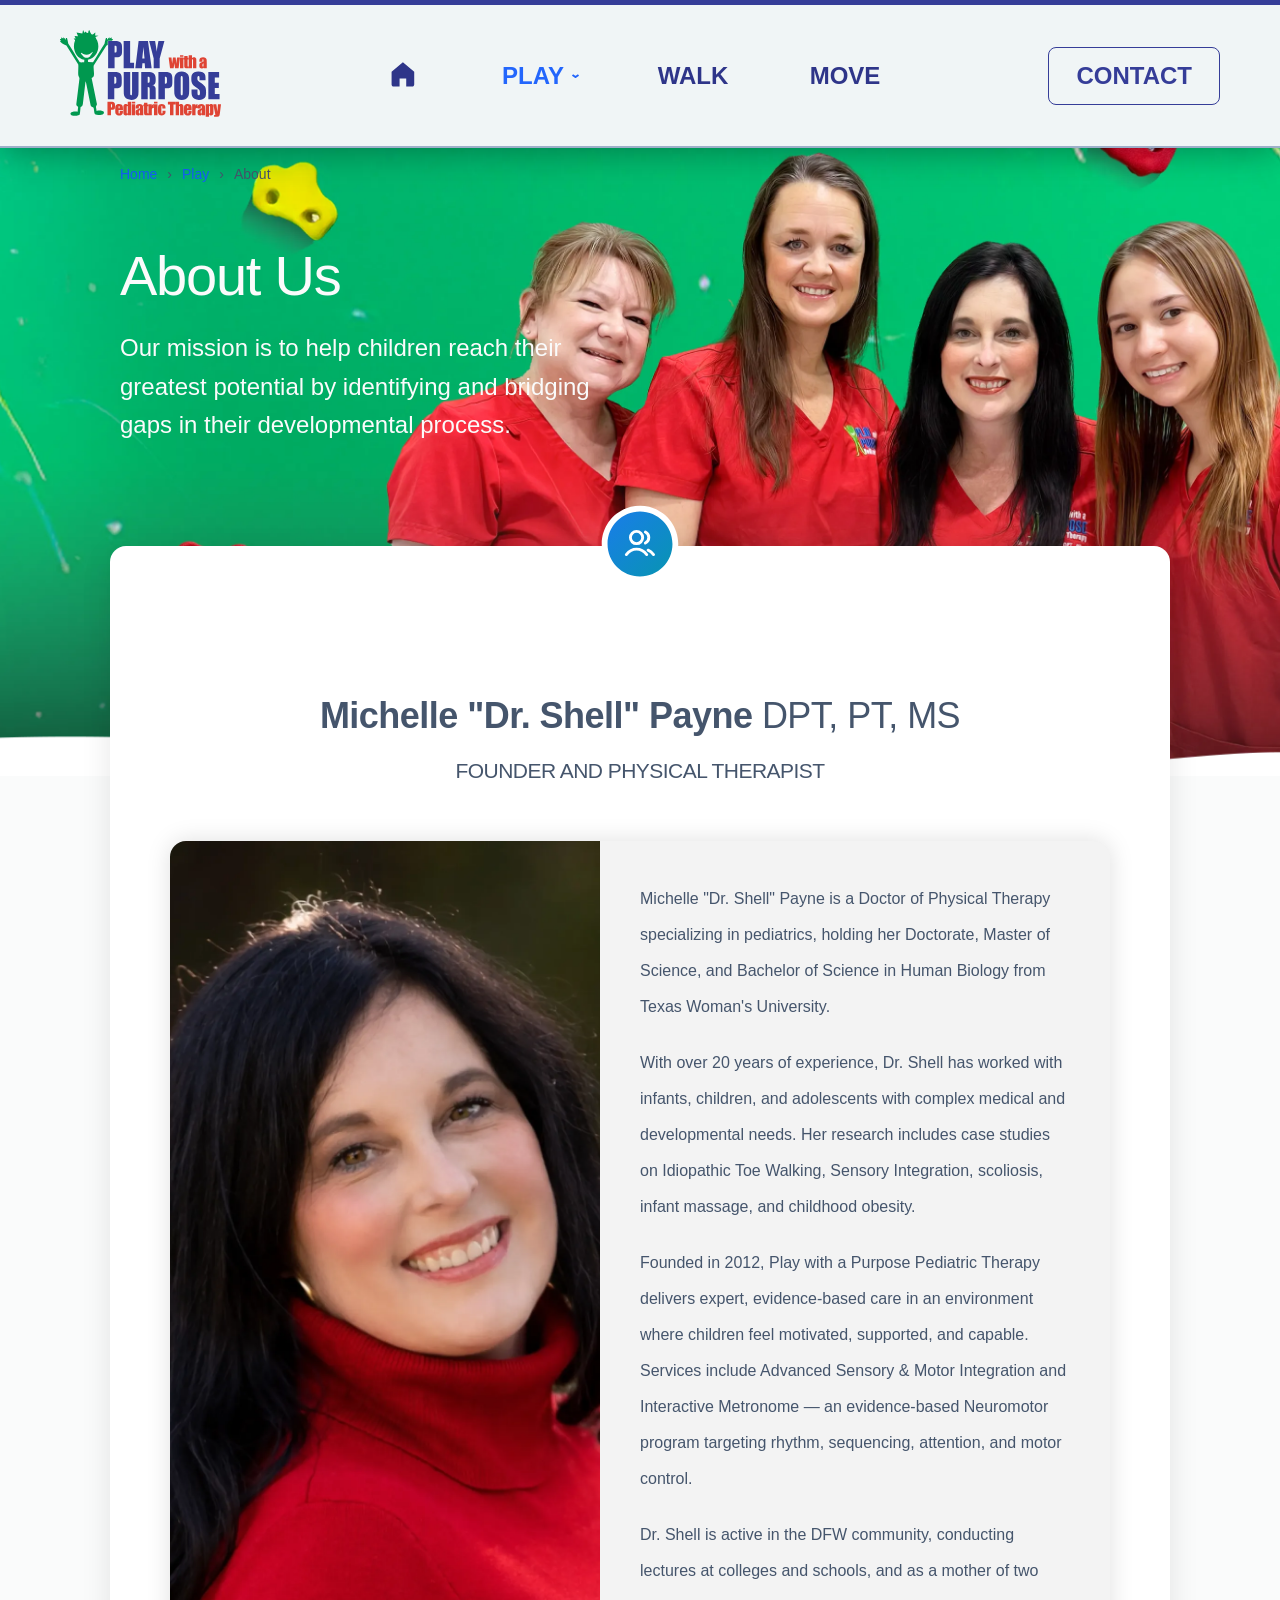
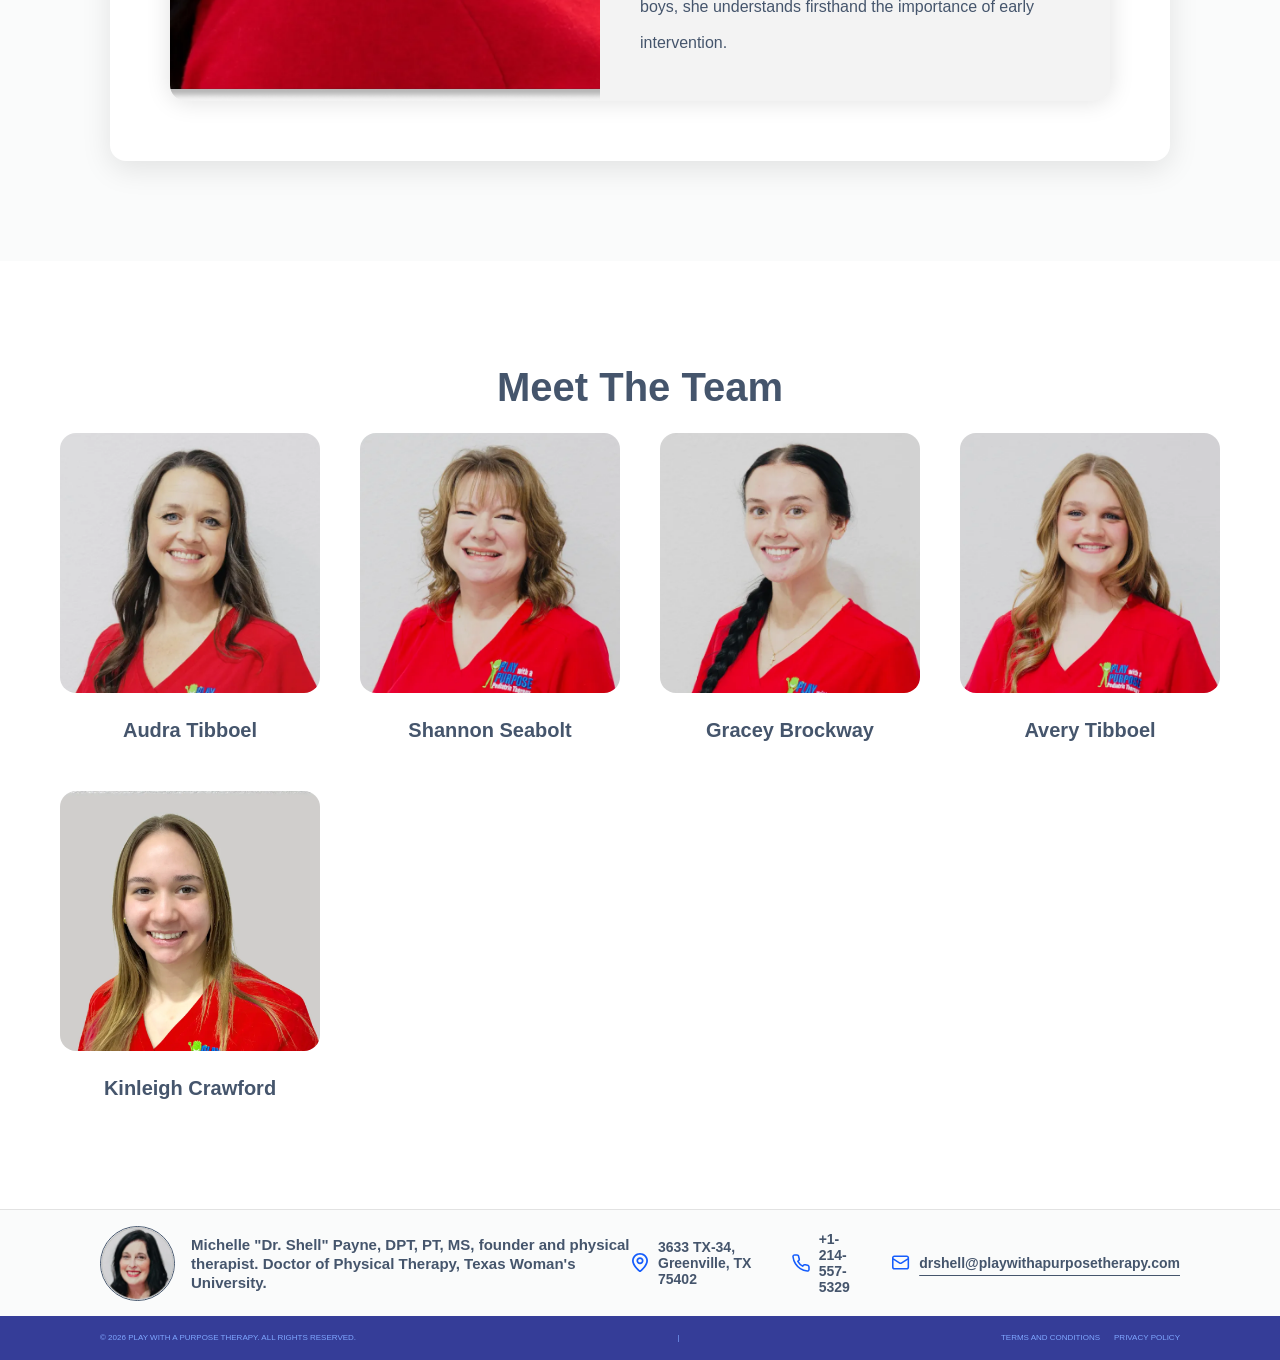
<file: about.html>
<!DOCTYPE html>
<html lang="en">
<head>
  <meta charset="UTF-8">
  <meta name="viewport" content="width=device-width, initial-scale=1.0">
  <title>About Us - Play with a Purpose Therapy</title>
  <meta name="description" content="Meet our team and learn about our approach to pediatric therapy in Greenville, TX.">
  <link rel="stylesheet" href="css/main.css">
</head>
<body id="about">
  
  <!-- HEADER / NAVIGATION -->
  <header class="site-header">
    <div class="header-wrapper">
      <div class="header-content">
        <!-- Logo -->
        <a href="index.html" class="logo">
          <img src="assets/NAV/logo-play.svg" alt="Play with a Purpose Therapy" class="logo-img">
        </a>

        <!-- Desktop Navigation -->
        <nav class="desktop-nav">
          <a href="index.html" class="nav-home-icon">
            <svg width="29" height="28" viewBox="0 0 29 28" fill="none">
              <path d="M14.4 2.33L3.08 11.83V24.5C3.08 25.03 3.29 25.54 3.66 25.92C4.04 26.29 4.55 26.5 5.08 26.5H11.08V18.5H17.72V26.5H23.72C24.25 26.5 24.76 26.29 25.14 25.92C25.51 25.54 25.72 25.03 25.72 24.5V11.83L14.4 2.33Z" fill="#2E3589"/>
            </svg>
          </a>
          
          <div class="nav-links">
            <div class="nav-item has-submenu">
              <button class="nav-link active" id="playMenuBtn">
                PLAY
                <svg width="8" height="4" viewBox="0 0 8 4" class="arrow">
                  <path d="M1 1L4 3L7 1" stroke="currentColor" stroke-width="2" fill="none"/>
                </svg>
              </button>
              <div class="submenu" id="playSubmenu">
                <a href="play.html" class="submenu-link has-icon">
                  <svg width="15" height="14" viewBox="0 0 15 14" fill="none">
                    <path d="M7.5 1L10 6L14.5 7L10.5 10.5L11.5 15L7.5 12.5L3.5 15L4.5 10.5L0.5 7L5 6L7.5 1Z" fill="#45556C"/>
                  </svg>
                  Pediatrics
                </a>
                <a href="conditions.html" class="submenu-link">Conditions</a>
                <a href="solutions.html" class="submenu-link">Solutions</a>
                <a href="understanding.html" class="submenu-link">Understanding</a>
                <a href="about.html" class="submenu-link active">About</a>
              </div>
            </div>
            
            <a href="walk.html" class="nav-link">WALK</a>
            <a href="move.html" class="nav-link">MOVE</a>
          </div>
        </nav>

        <!-- Contact Button (Desktop) -->
        <a href="contact.html" class="contact-btn desktop-contact">CONTACT</a>

        <!-- Mobile Hamburger -->
        <button class="hamburger" id="hamburgerBtn" aria-label="Menu">
          <span></span>
          <span></span>
          <span></span>
        </button>
      </div>
    </div>
  </header>

  <!-- MOBILE FULLSCREEN MENU -->
  <div class="mobile-menu" id="mobileMenu">
    <button class="close-menu" id="closeMenuBtn" aria-label="Close Menu">
      <svg width="24" height="24" viewBox="0 0 24 24" fill="none">
        <path d="M18 6L6 18M6 6L18 18" stroke="white" stroke-width="3" stroke-linecap="round"/>
      </svg>
    </button>
    
    <nav class="mobile-nav">
      <a href="index.html" class="mobile-nav-link">
        <svg width="29" height="28" viewBox="0 0 29 28" fill="none" class="home-icon">
          <path d="M14.4 2.33L3.08 11.83V24.5C3.08 25.03 3.29 25.54 3.66 25.92C4.04 26.29 4.55 26.5 5.08 26.5H11.08V18.5H17.72V26.5H23.72C24.25 26.5 24.76 26.29 25.14 25.92C25.51 25.54 25.72 25.03 25.72 24.5V11.83L14.4 2.33Z" fill="white"/>
        </svg>
        HOME
      </a>
      
      <div class="mobile-nav-item">
        <button class="mobile-nav-link mobile-submenu-toggle active" id="mobilePlayBtn">
          PLAY
          <svg width="12" height="8" viewBox="0 0 12 8" class="mobile-arrow">
            <path d="M1 1L6 6L11 1" stroke="white" stroke-width="2" fill="none"/>
          </svg>
        </button>
        <div class="mobile-submenu" id="mobilePlaySubmenu">
          <a href="play.html">Pediatrics</a>
          <a href="conditions.html">Conditions</a>
          <a href="solutions.html">Solutions</a>
          <a href="understanding.html">Understanding</a>
          <a href="about.html" class="active">About</a>
        </div>
      </div>
      
      <a href="walk.html" class="mobile-nav-link">WALK</a>
      <a href="move.html" class="mobile-nav-link">MOVE</a>
      <a href="contact.html" class="mobile-nav-link contact-link">CONTACT</a>
    </nav>
  </div>

  <!-- HERO SECTION - Simple 700px background -->
  <section class="hero-secondary about-hero">
    <div class="hero-background">
      <img src="assets/play-about/hero-img.webp" alt="" class="hero-bg-image">
    </div>
    
    <div class="hero-content-wrapper dark">
      <div class="breadcrumb">
        <a href="index.html">Home</a>
        <span class="separator">›</span>
        <a href="play.html">Play</a>
        <span class="separator">›</span>
        <span>About</span>
      </div>
      
      <h1 class="page-title">About Us</h1>
      <p class="page-description">
        Our mission is to help children reach their greatest potential by identifying and bridging gaps in their developmental process.
      </p>
    </div>
  </section>

  <!-- SECONDARY CONTENT SECTION - Overlapping white container -->
  <section class="secondary-content">
    <div class="secondary-container">
      
      <div class="secondary-card">
        <!-- Centered Icon - nested inside card so it moves with it -->
        <div class="section-icon-centered">
          <img src="assets/play-about/icons-large.svg" alt="">
        </div>

        <!-- FOUNDER CONTENT -->
        <div class="founder-heading">
          <h2 class="founder-name"><strong>Michelle "Dr. Shell" Payne</strong> DPT, PT, MS</h2>
          <p class="founder-title">FOUNDER AND PHYSICAL THERAPIST</p>
        </div>

      <div class="founder-card">
        <img src="assets/play-about/team-01-large.webp" alt="Michelle Dr. Shell Payne, DPT, PT, MS" class="founder-image">
        <div class="founder-content">
          <p class="founder-bio">
            Michelle "Dr. Shell" Payne is a Doctor of Physical Therapy specializing in pediatrics, holding her Doctorate, Master of Science, and Bachelor of Science in Human Biology from Texas Woman's University.
          </p>
          <p class="founder-bio">
            With over 20 years of experience, Dr. Shell has worked with infants, children, and adolescents with complex medical and developmental needs. Her research includes case studies on Idiopathic Toe Walking, Sensory Integration, scoliosis, infant massage, and childhood obesity.
          </p>
          <p class="founder-bio">
            Founded in 2012, Play with a Purpose Pediatric Therapy delivers expert, evidence-based care in an environment where children feel motivated, supported, and capable. Services include Advanced Sensory &amp; Motor Integration and Interactive Metronome — an evidence-based Neuromotor program targeting rhythm, sequencing, attention, and motor control.
          </p>
          <p class="founder-bio">
            Dr. Shell is active in the DFW community, conducting lectures at colleges and schools, and as a mother of two boys, she understands firsthand the importance of early intervention.
          </p>
        </div>
      </div>
      
    </div>
    
  </div>
  </section>

  <!-- TEAM SECTION -->
  <section class="team-section">
    <div class="team-container">
      <h2 class="section-title">Meet The Team</h2>
      
      <div class="team-grid">
        
        <div class="team-member">
          <img src="assets/play-about/team-04.webp" alt="Audra Tibboel" class="team-photo">
          <h3 class="team-name">Audra Tibboel</h3>
        </div>
        
        <div class="team-member">
          <img src="assets/play-about/team-06.webp" alt="Shannon Seabolt" class="team-photo">
          <h3 class="team-name">Shannon Seabolt</h3>
        </div>

        <div class="team-member">
          <img src="assets/play-about/team-03.webp" alt="Gracey Brockway" class="team-photo">
          <h3 class="team-name">Gracey Brockway</h3>
        </div>
        
        <div class="team-member">
          <img src="assets/play-about/team-05.webp" alt="Avery Tibboel" class="team-photo">
          <h3 class="team-name">Avery Tibboel</h3>
        </div>

        <div class="team-member">
          <img src="assets/play-about/team-07.webp" alt="Kinleigh Crawford" class="team-photo">
          <h3 class="team-name">Kinleigh Crawford</h3>
        </div>

      </div>
    </div>
  </section>

  <!-- FOOTER -->
  <footer class="site-footer">
    <div class="footer-content">
      <div class="footer-bio">
        <img src="assets/NAV/footer-avatar.webp" alt="Michelle Shell Payne, DPT" class="footer-avatar">
        <p>Michelle "Dr. Shell" Payne, DPT, PT, MS, founder and physical therapist. Doctor of Physical Therapy, Texas Woman's University.</p>
      </div>
      
      <div class="footer-contact">
        <div class="footer-item">
          <img src="assets/NAV/footer-icon-address.svg" alt="" width="20" height="20">
          <span>3633 TX-34, Greenville, TX 75402</span>
        </div>
        
        <div class="footer-item">
          <img src="assets/NAV/footer-icon-phone.svg" alt="" width="20" height="20">
          <span>+1-214-557-5329</span>
        </div>
        
        <div class="footer-item">
          <img src="assets/NAV/footer-icon-email.svg" alt="" width="20" height="20">
          <a href="mailto:drshell@playwithapurposetherapy.com">drshell@playwithapurposetherapy.com</a>
        </div>
      </div>
    </div>
    
    <div class="footer-bottom">
      <p>© 2026 Play with a Purpose Therapy. All rights reserved.</p>
      <span class="divider">|</span>
      <div class="footer-links">
        <span>Terms and Conditions</span>
        <span>Privacy Policy</span>
      </div>
    </div>
  </footer>

  <script src="js/main.js"></script>
</body>
</html>
</file>
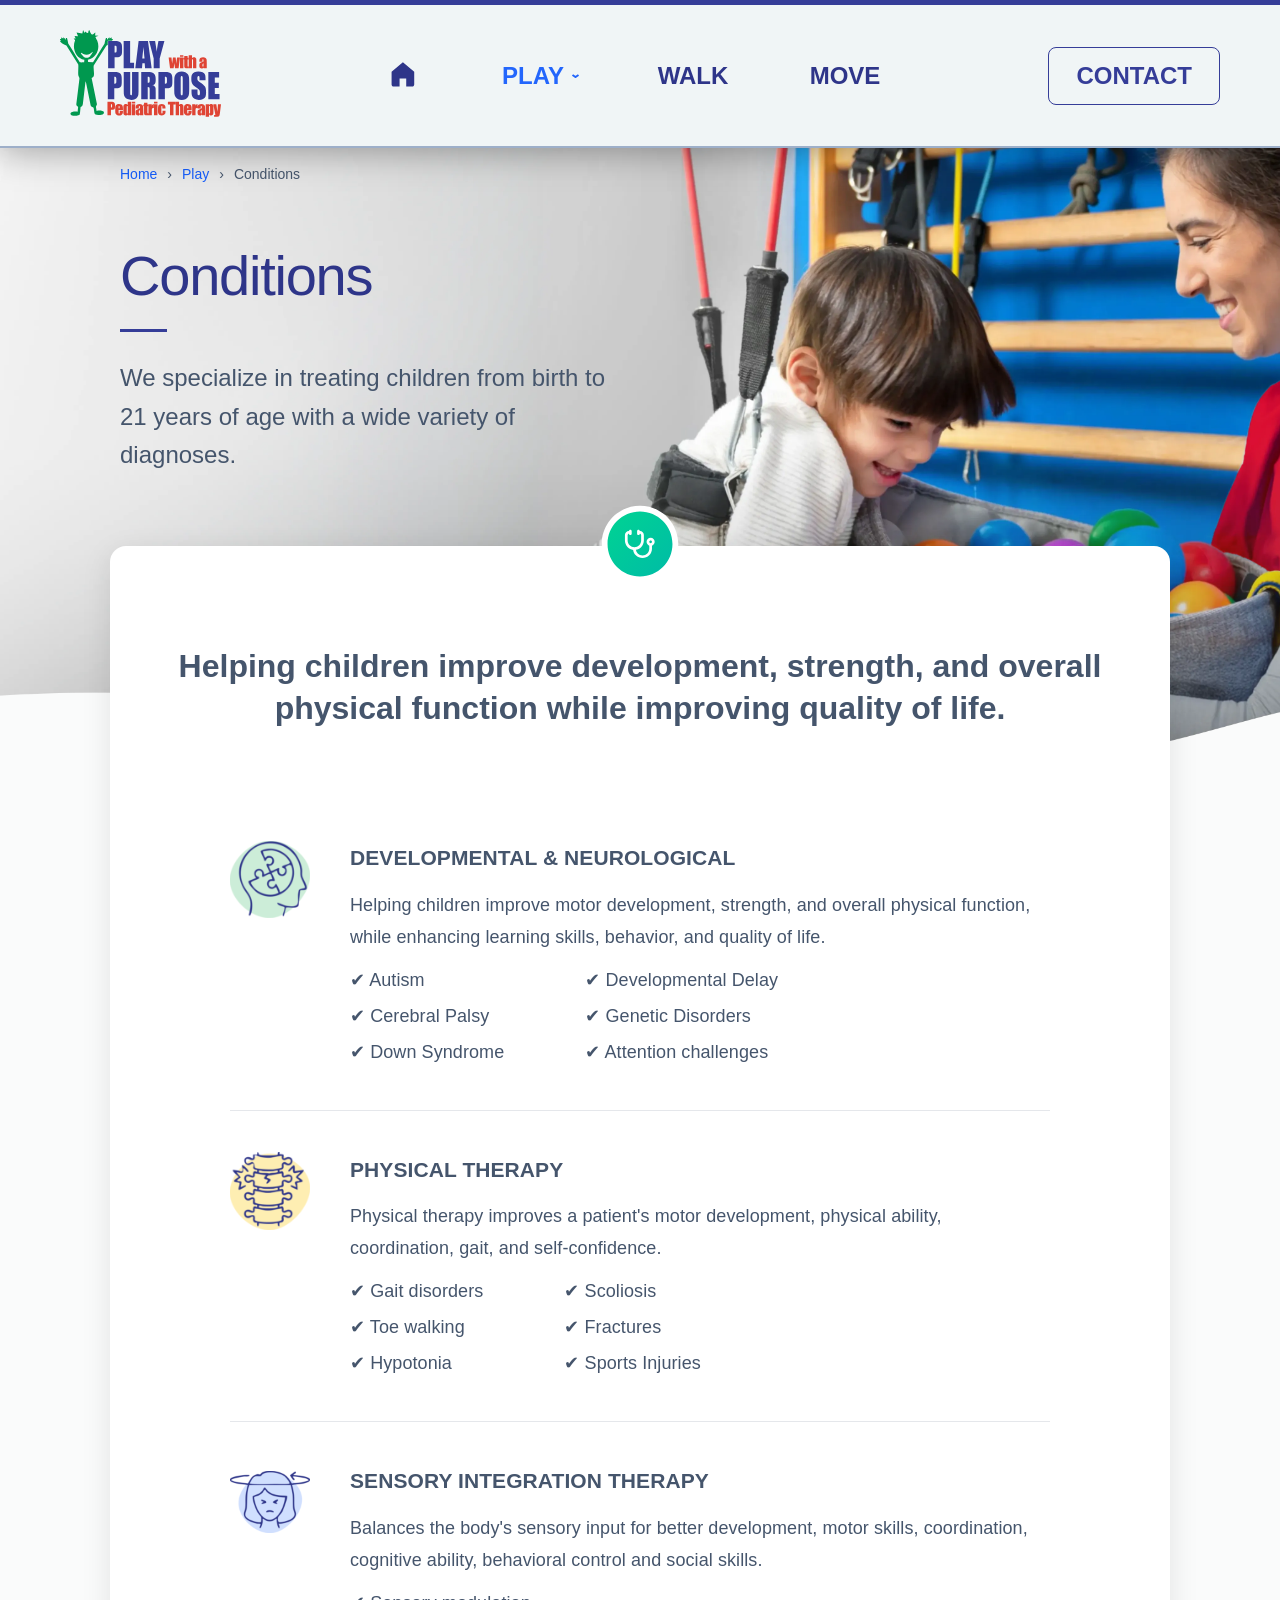
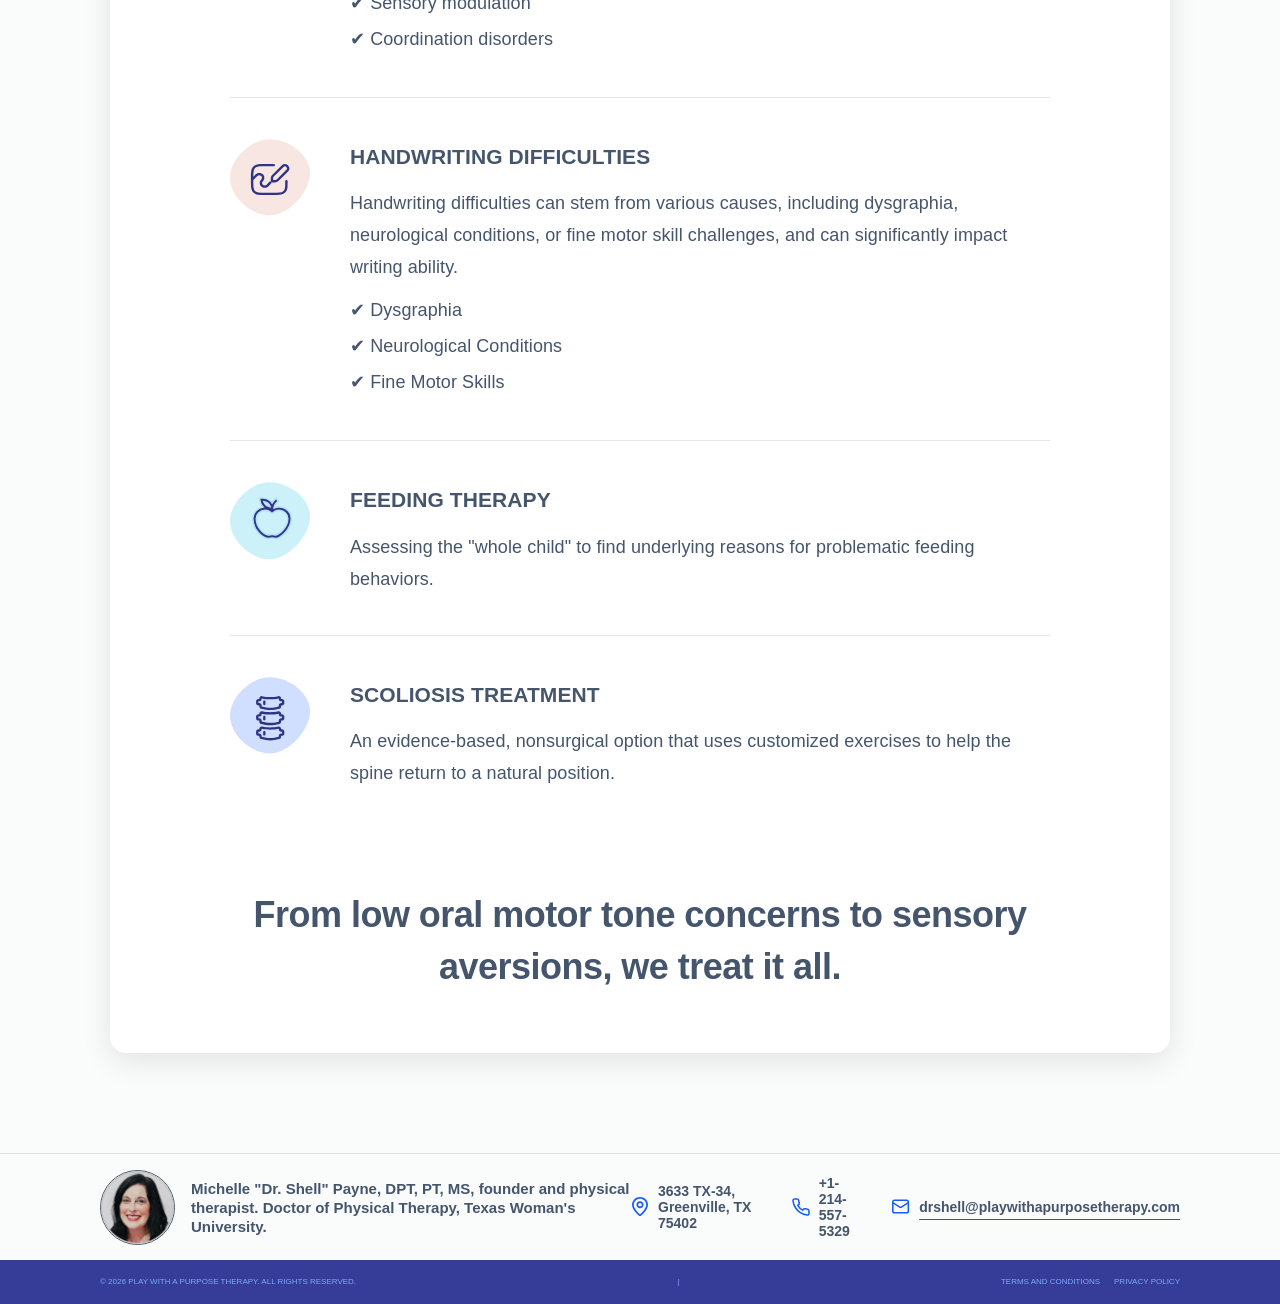
<file: conditions.html>
<!DOCTYPE html>
<html lang="en">
<head>
  <meta charset="UTF-8">
  <meta name="viewport" content="width=device-width, initial-scale=1.0">
  <title>Conditions We Treat - Pediatric Therapy</title>
  <meta name="description" content="Learn about the pediatric conditions we treat including developmental delays, sensory processing disorder, and more.">
  <link rel="stylesheet" href="css/main.css">
</head>
<body id="conditions">
  
  <!-- HEADER / NAVIGATION -->
  <header class="site-header">
    <div class="header-wrapper">
      <div class="header-content">
        <!-- Logo -->
        <a href="index.html" class="logo">
          <img src="assets/NAV/logo-play.svg" alt="Play with a Purpose Therapy" class="logo-img">
        </a>

        <!-- Desktop Navigation -->
        <nav class="desktop-nav">
          <a href="index.html" class="nav-home-icon">
            <svg width="29" height="28" viewBox="0 0 29 28" fill="none">
              <path d="M14.4 2.33L3.08 11.83V24.5C3.08 25.03 3.29 25.54 3.66 25.92C4.04 26.29 4.55 26.5 5.08 26.5H11.08V18.5H17.72V26.5H23.72C24.25 26.5 24.76 26.29 25.14 25.92C25.51 25.54 25.72 25.03 25.72 24.5V11.83L14.4 2.33Z" fill="#2E3589"/>
            </svg>
          </a>
          
          <div class="nav-links">
            <div class="nav-item has-submenu">
              <button class="nav-link active" id="playMenuBtn">
                PLAY
                <svg width="8" height="4" viewBox="0 0 8 4" class="arrow">
                  <path d="M1 1L4 3L7 1" stroke="currentColor" stroke-width="2" fill="none"/>
                </svg>
              </button>
              <div class="submenu" id="playSubmenu">
                <a href="play.html" class="submenu-link has-icon">
                  <svg width="15" height="14" viewBox="0 0 15 14" fill="none">
                    <path d="M7.5 1L10 6L14.5 7L10.5 10.5L11.5 15L7.5 12.5L3.5 15L4.5 10.5L0.5 7L5 6L7.5 1Z" fill="#45556C"/>
                  </svg>
                  Pediatrics
                </a>
                <a href="conditions.html" class="submenu-link active">Conditions</a>
                <a href="solutions.html" class="submenu-link">Solutions</a>
                <a href="understanding.html" class="submenu-link">Understanding</a>
                <a href="about.html" class="submenu-link">About</a>
              </div>
            </div>
            
            <a href="walk.html" class="nav-link">WALK</a>
            <a href="move.html" class="nav-link">MOVE</a>
          </div>
        </nav>

        <!-- Contact Button (Desktop) -->
        <a href="contact.html" class="contact-btn desktop-contact">CONTACT</a>

        <!-- Mobile Hamburger -->
        <button class="hamburger" id="hamburgerBtn" aria-label="Menu">
          <span></span>
          <span></span>
          <span></span>
        </button>
      </div>
    </div>
  </header>

  <!-- MOBILE FULLSCREEN MENU -->
  <div class="mobile-menu" id="mobileMenu">
    <button class="close-menu" id="closeMenuBtn" aria-label="Close Menu">
      <svg width="24" height="24" viewBox="0 0 24 24" fill="none">
        <path d="M18 6L6 18M6 6L18 18" stroke="white" stroke-width="3" stroke-linecap="round"/>
      </svg>
    </button>
    
    <nav class="mobile-nav">
      <a href="index.html" class="mobile-nav-link">
        <svg width="29" height="28" viewBox="0 0 29 28" fill="none" class="home-icon">
          <path d="M14.4 2.33L3.08 11.83V24.5C3.08 25.03 3.29 25.54 3.66 25.92C4.04 26.29 4.55 26.5 5.08 26.5H11.08V18.5H17.72V26.5H23.72C24.25 26.5 24.76 26.29 25.14 25.92C25.51 25.54 25.72 25.03 25.72 24.5V11.83L14.4 2.33Z" fill="white"/>
        </svg>
        HOME
      </a>
      
      <div class="mobile-nav-item">
        <button class="mobile-nav-link mobile-submenu-toggle active" id="mobilePlayBtn">
          PLAY
          <svg width="12" height="8" viewBox="0 0 12 8" class="mobile-arrow">
            <path d="M1 1L6 6L11 1" stroke="white" stroke-width="2" fill="none"/>
          </svg>
        </button>
        <div class="mobile-submenu" id="mobilePlaySubmenu">
          <a href="play.html">Pediatrics</a>
          <a href="conditions.html" class="active">Conditions</a>
          <a href="solutions.html">Solutions</a>
          <a href="understanding.html">Understanding</a>
          <a href="about.html">About</a>
        </div>
      </div>
      
      <a href="walk.html" class="mobile-nav-link">WALK</a>
      <a href="move.html" class="mobile-nav-link">MOVE</a>
      <a href="contact.html" class="mobile-nav-link contact-link">CONTACT</a>
    </nav>
  </div>

  <!-- HERO SECTION - Simple 700px background -->
  <section class="hero-secondary conditions-hero">
    <div class="hero-background">
      <img src="assets/play-conditions/hero-bg.webp" alt="" class="hero-bg-image">
    </div>
    
    <div class="hero-content-wrapper">
      <div class="breadcrumb">
        <a href="index.html">Home</a>
        <span class="separator">›</span>
        <a href="play.html">Play</a>
        <span class="separator">›</span>
        <span>Conditions</span>
      </div>
      
      <h1 class="page-title">Conditions</h1>
      <div class="hero-title-underline"></div>
      <p class="page-description conditions-description">
        We specialize in treating children from birth to 21 years of age with a wide variety of diagnoses.
      </p>
    </div>
  </section>

  <!-- SECONDARY CONTENT SECTION - Overlapping white container -->
  <section class="secondary-content">
    <div class="secondary-container">
      
      <div class="secondary-card">
        <!-- Centered Icon - nested inside card so it moves with it -->
        <div class="section-icon-centered">
          <img src="assets/play-conditions/icon-large.svg" alt="">
        </div>

        <h2 class="section-title">Helping children improve development, strength, and overall physical function while improving quality of life.</h2>
        
        <!-- CONDITIONS LIST -->
        <div class="conditions-container">
      
      <!-- Condition Item 1 -->
      <article class="condition-item">
        <div class="condition-icon">
          <img src="assets/play-conditions/section-01.svg" alt="">
        </div>
        <div class="condition-content">
          <h3 class="condition-title">Developmental & Neurological</h3>
          <p class="condition-description">
            Helping children improve motor development, strength, and overall physical function, while enhancing learning skills, behavior, and quality of life.
          </p>
          <div class="condition-checklist columns-2">
            <div class="checklist-column">
              <p>✔  Autism</p>
              <p>✔  Cerebral Palsy</p>
              <p>✔  Down Syndrome</p>
            </div>
            <div class="checklist-column">
              <p>✔  Developmental Delay</p>
              <p>✔  Genetic Disorders</p>
              <p>✔  Attention challenges</p>
            </div>
          </div>
        </div>
      </article>

      <!-- Condition Item 2 -->
      <article class="condition-item">
        <div class="condition-icon">
          <img src="assets/play-conditions/section-02.svg" alt="">
        </div>
        <div class="condition-content">
          <h3 class="condition-title">Physical Therapy</h3>
          <p class="condition-description">
            Physical therapy improves a patient's motor development, physical ability, coordination, gait, and self-confidence.
          </p>
          <div class="condition-checklist columns-2">
            <div class="checklist-column">
              <p>✔ Gait disorders</p>
              <p>✔ Toe walking</p>
              <p>✔ Hypotonia</p>
            </div>
            <div class="checklist-column">
              <p>✔ Scoliosis</p>
              <p>✔ Fractures</p>
              <p>✔ Sports Injuries</p>
            </div>
          </div>
        </div>
      </article>

      <!-- Condition Item 3 -->
      <article class="condition-item">
        <div class="condition-icon">
          <img src="assets/play-conditions/section-03.svg" alt="">
        </div>
        <div class="condition-content">
          <h3 class="condition-title">Sensory Integration Therapy</h3>
          <p class="condition-description">
            Balances the body's sensory input for better development, motor skills, coordination, cognitive ability, behavioral control and social skills.
          </p>
          <div class="condition-checklist columns-1">
            <div class="checklist-column">
              <p>✔  Sensory modulation</p>
              <p>✔  Coordination disorders</p>
              <!-- <p>✔  Handwriting</p> -->
            </div>
          </div>
        </div>
      </article>

      <!-- Condition Item 4 -->
      <article class="condition-item">
        <div class="condition-icon">
          <img src="assets/play-conditions/section-04.svg" alt="">
        </div>
        <div class="condition-content">
          <h3 class="condition-title">Handwriting Difficulties</h3>
          <p class="condition-description">
            Handwriting difficulties can stem from various causes, including dysgraphia, neurological conditions, or fine motor skill challenges, and can significantly impact writing ability.
          </p>
          <div class="condition-checklist columns-1">
            <div class="checklist-column">
              <p>✔  Dysgraphia</p>
              <p>✔  Neurological Conditions</p>
              <p>✔  Fine Motor Skills</p>
            </div>
          </div>
        </div>
      </article>

      <!-- Condition Item 5 -->
      <article class="condition-item">
        <div class="condition-icon">
          <img src="assets/play-conditions/section-05.svg" alt="">
        </div>
        <div class="condition-content">
          <h3 class="condition-title">Feeding Therapy</h3>
          <p class="condition-description">
            Assessing the "whole child" to find underlying reasons for problematic feeding behaviors.
          </p>
        </div>
      </article>

      <!-- Condition Item 6 -->
      <article class="condition-item">
        <div class="condition-icon">
          <img src="assets/play-conditions/section-06.svg" alt="">
        </div>
        <div class="condition-content">
          <h3 class="condition-title">Scoliosis Treatment</h3>
          <p class="condition-description">
            An evidence-based, nonsurgical option that uses customized exercises to help the spine return to a natural position.
          </p>
        </div>
      </article>

    </div>

        <p class="section-tagline">From low oral motor tone concerns to sensory aversions, we treat it all.</p>
    
  </div>
  </section>

  <!-- FOOTER -->
  <footer class="site-footer">
    <div class="footer-content">
      <div class="footer-bio">
        <img src="assets/NAV/footer-avatar.webp" alt="Michelle Shell Payne, DPT" class="footer-avatar">
        <p>Michelle "Dr. Shell" Payne, DPT, PT, MS, founder and physical therapist. Doctor of Physical Therapy, Texas Woman's University.</p>
      </div>
      
      <div class="footer-contact">
        <div class="footer-item">
          <img src="assets/NAV/footer-icon-address.svg" alt="" width="20" height="20">
          <span>3633 TX-34, Greenville, TX 75402</span>
        </div>
        
        <div class="footer-item">
          <img src="assets/NAV/footer-icon-phone.svg" alt="" width="20" height="20">
          <span>+1-214-557-5329</span>
        </div>
        
        <div class="footer-item">
          <img src="assets/NAV/footer-icon-email.svg" alt="" width="20" height="20">
          <a href="mailto:drshell@playwithapurposetherapy.com">drshell@playwithapurposetherapy.com</a>
        </div>
      </div>
    </div>
    
    <div class="footer-bottom">
      <p>© 2026 Play with a Purpose Therapy. All rights reserved.</p>
      <span class="divider">|</span>
      <div class="footer-links">
        <span>Terms and Conditions</span>
        <span>Privacy Policy</span>
      </div>
    </div>
  </footer>

  <script src="js/main.js"></script>
</body>
</html>
</file>
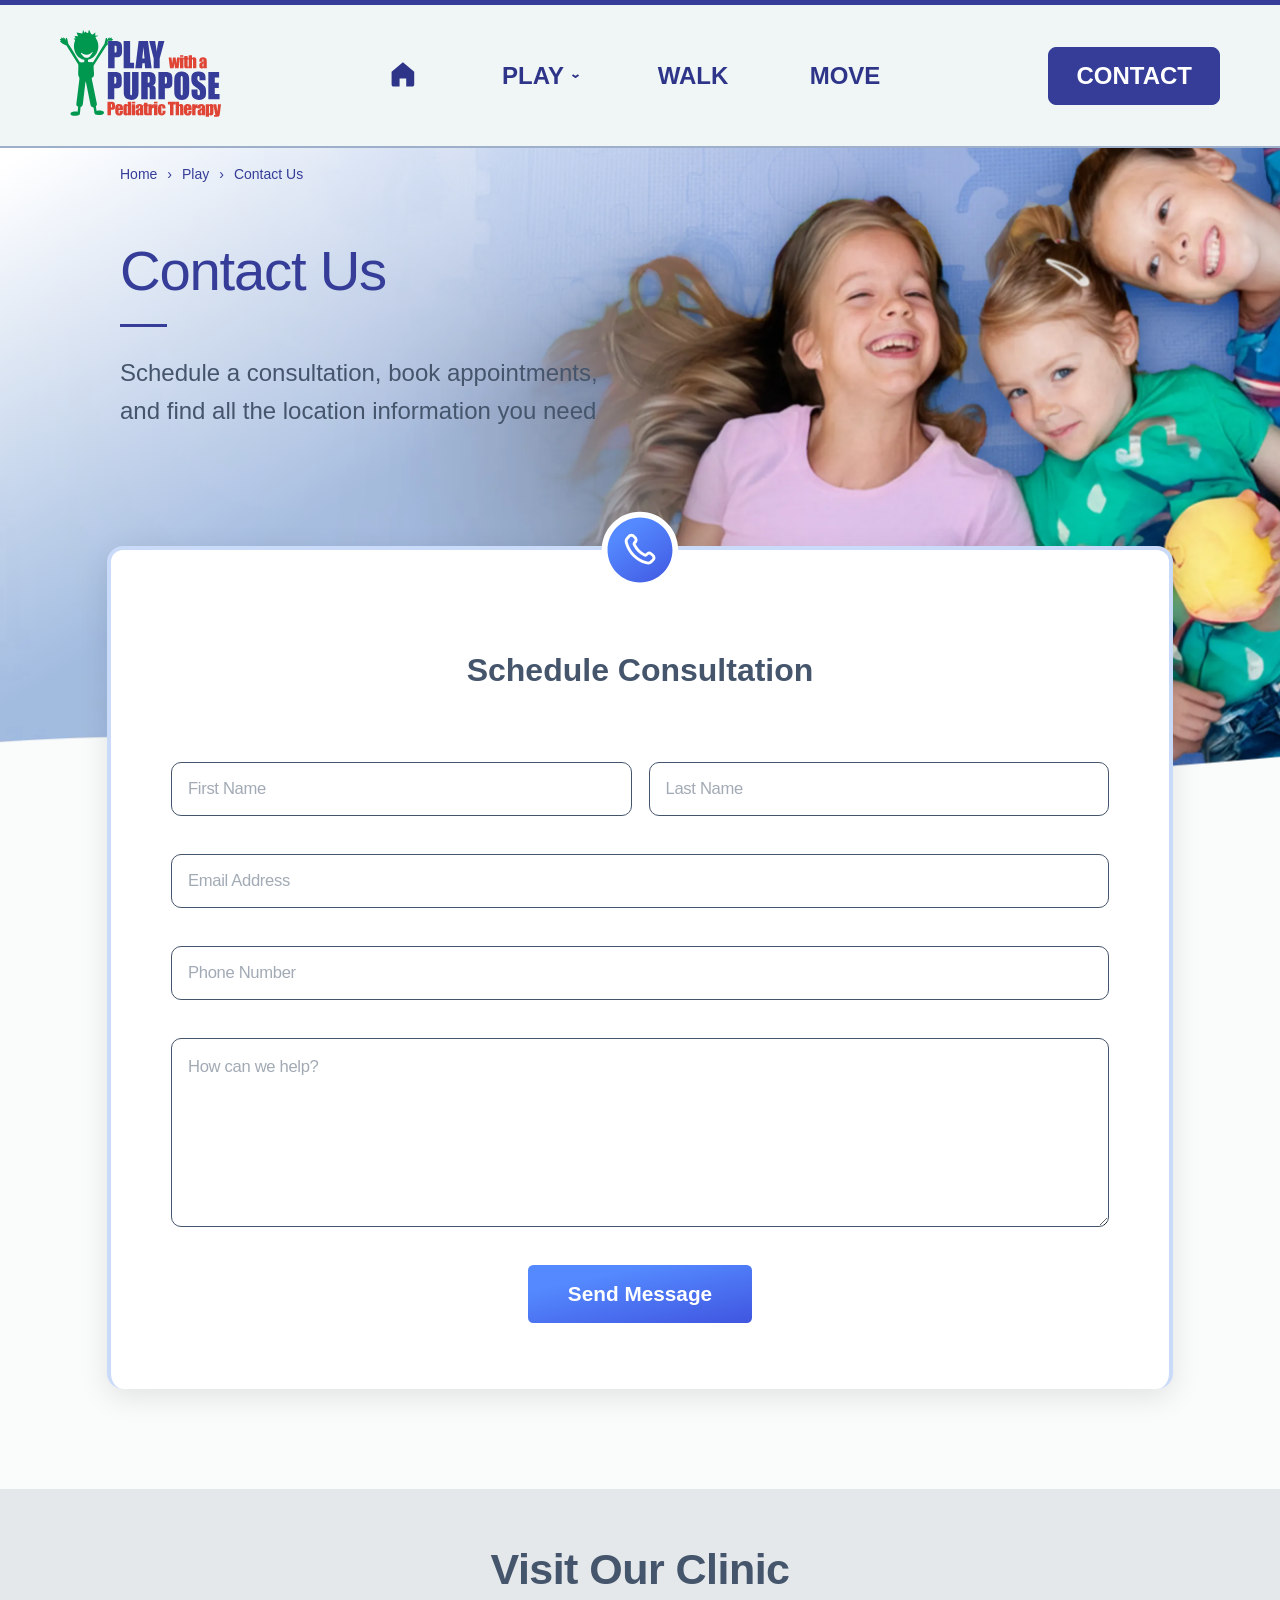
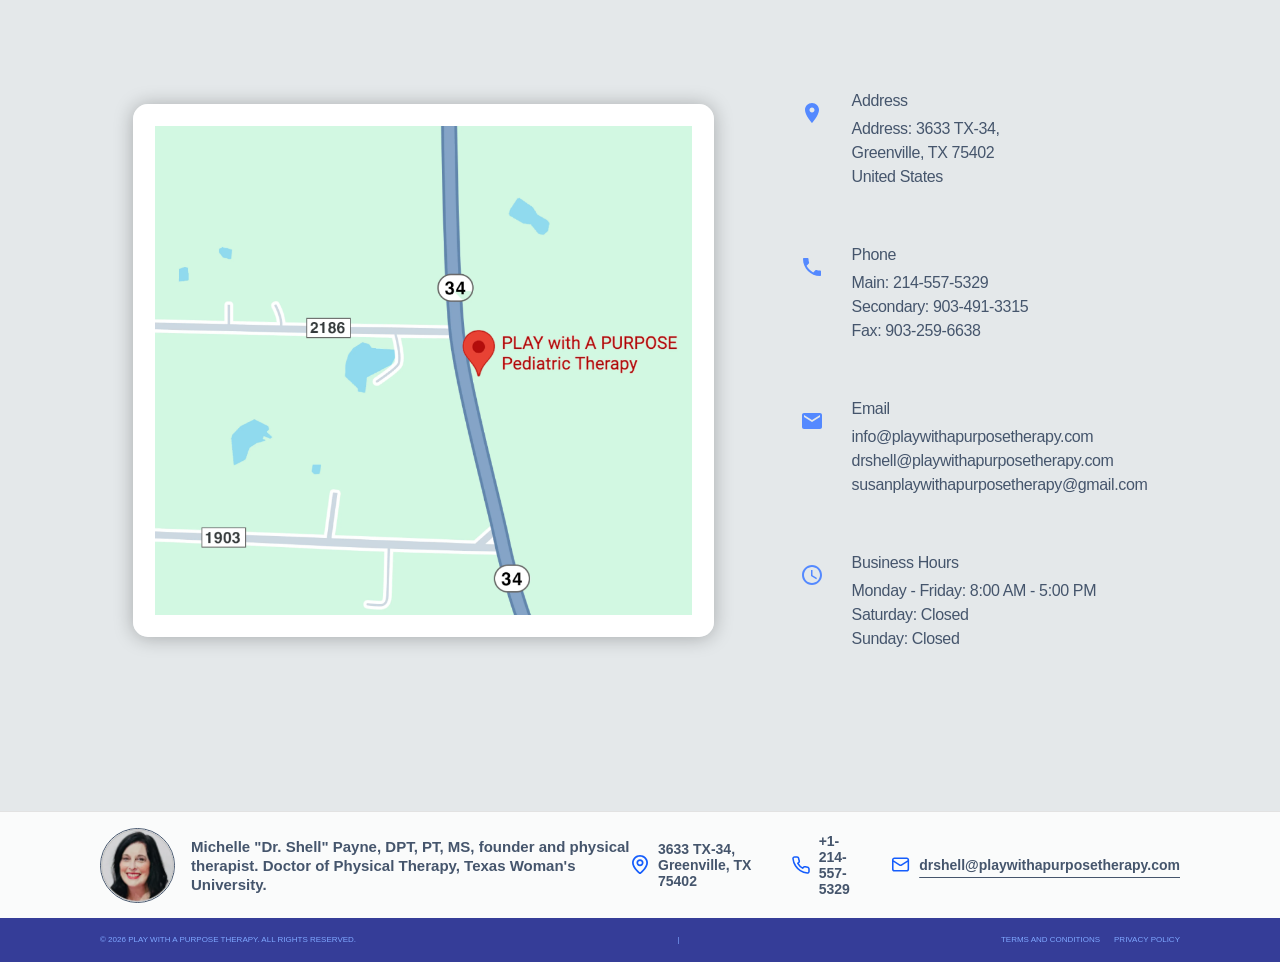
<file: contact.html>
<!DOCTYPE html>
<html lang="en">
<head>
  <meta charset="UTF-8">
  <meta name="viewport" content="width=device-width, initial-scale=1.0">
  <title>Contact Us - Play with a Purpose Therapy</title>
  <meta name="description" content="Contact Play with a Purpose Therapy in Greenville, TX. Schedule appointments for pediatric therapy, orthotics, and adult movement therapy.">
  <link rel="stylesheet" href="css/main.css">
</head>
<body id="contact">
  
  <!-- HEADER / NAVIGATION -->
  <header class="site-header">
    <div class="header-wrapper">
      <div class="header-content">
      <!-- Logo -->
      <a href="index.html" class="logo">
        <img src="assets/NAV/logo-play.svg" alt="Play with a Purpose Therapy" class="logo-img">
      </a>

        <!-- Desktop Navigation -->
        <nav class="desktop-nav">
        <a href="index.html" class="nav-home-icon">
          <svg width="29" height="28" viewBox="0 0 29 28" fill="none">
            <path d="M14.4 2.33L3.08 11.83V24.5C3.08 25.03 3.29 25.54 3.66 25.92C4.04 26.29 4.55 26.5 5.08 26.5H11.08V18.5H17.72V26.5H23.72C24.25 26.5 24.76 26.29 25.14 25.92C25.51 25.54 25.72 25.03 25.72 24.5V11.83L14.4 2.33Z" fill="#2E3589"/>
          </svg>
        </a>
        
        <div class="nav-links">
          <div class="nav-item has-submenu">
            <button class="nav-link" id="playMenuBtn">
              PLAY
              <svg width="8" height="4" viewBox="0 0 8 4" class="arrow">
                <path d="M1 1L4 3L7 1" stroke="currentColor" stroke-width="2" fill="none"/>
              </svg>
            </button>
            <div class="submenu" id="playSubmenu">
              <a href="play.html" class="submenu-link has-icon">
                <svg width="15" height="14" viewBox="0 0 15 14" fill="none">
                  <path d="M7.5 1L10 6L14.5 7L10.5 10.5L11.5 15L7.5 12.5L3.5 15L4.5 10.5L0.5 7L5 6L7.5 1Z" fill="#45556C"/>
                </svg>
                Pediatrics
              </a>
              <a href="conditions.html" class="submenu-link">Conditions</a>
              <a href="solutions.html" class="submenu-link">Solutions</a>
              <a href="understanding.html" class="submenu-link">Understanding</a>
              <a href="about.html" class="submenu-link">About</a>
            </div>
          </div>
          
          <a href="walk.html" class="nav-link">WALK</a>
          <a href="move.html" class="nav-link">MOVE</a>
        </div>
      </nav>

      <!-- Contact Button (Desktop) -->
      <a href="contact.html" class="contact-btn desktop-contact active">CONTACT</a>

      <!-- Mobile Hamburger -->
      <button class="hamburger" id="hamburgerBtn" aria-label="Menu">
        <span></span>
        <span></span>
        <span></span>
      </button>
      </div>
    </div>
  </header>

  <!-- MOBILE FULLSCREEN MENU -->
  <div class="mobile-menu" id="mobileMenu">
    <button class="close-menu" id="closeMenuBtn" aria-label="Close Menu">
      <svg width="24" height="24" viewBox="0 0 24 24" fill="none">
        <path d="M18 6L6 18M6 6L18 18" stroke="white" stroke-width="3" stroke-linecap="round"/>
      </svg>
    </button>
    
    <nav class="mobile-nav">
      <a href="index.html" class="mobile-nav-link">
        <svg width="29" height="28" viewBox="0 0 29 28" fill="none" class="home-icon">
          <path d="M14.4 2.33L3.08 11.83V24.5C3.08 25.03 3.29 25.54 3.66 25.92C4.04 26.29 4.55 26.5 5.08 26.5H11.08V18.5H17.72V26.5H23.72C24.25 26.5 24.76 26.29 25.14 25.92C25.51 25.54 25.72 25.03 25.72 24.5V11.83L14.4 2.33Z" fill="white"/>
        </svg>
        HOME
      </a>
      
      <div class="mobile-nav-item">
        <button class="mobile-nav-link mobile-submenu-toggle" id="mobilePlayBtn">
          PLAY
          <svg width="12" height="8" viewBox="0 0 12 8" class="mobile-arrow">
            <path d="M1 1L6 6L11 1" stroke="white" stroke-width="2" fill="none"/>
          </svg>
        </button>
        <div class="mobile-submenu" id="mobilePlaySubmenu">
          <a href="play.html">Pediatrics</a>
          <a href="conditions.html">Conditions</a>
          <a href="solutions.html">Solutions</a>
          <a href="understanding.html">Understanding</a>
          <a href="about.html">About</a>
        </div>
      </div>
      
      <a href="walk.html" class="mobile-nav-link">WALK</a>
      <a href="move.html" class="mobile-nav-link">MOVE</a>
      <a href="contact.html" class="mobile-nav-link contact-link">CONTACT</a>
    </nav>
  </div>


  <!-- HERO SECTION -->
  <section class="hero-secondary contact-hero">
    <div class="hero-background">
      <img src="assets/CONTACT/hero-img.webp" alt="" class="hero-bg-image">
      <div class="hero-bg-overlay"></div>
    </div>
    
    <div class="hero-content-wrapper">
      <div class="breadcrumb">
        <a href="index.html">Home</a>
        <span class="separator">›</span>
        <a href="play.html">Play</a>
        <span class="separator">›</span>
        <span>Contact Us</span>
      </div>
      
      <h1 class="page-title">Contact Us</h1>
      <div class="hero-title-underline"></div>
      <p class="page-description">
        Schedule a consultation, book appointments, and find all the location information you need
      </p>
    </div>
  </section>

  <!-- SECONDARY CONTENT SECTION - Overlapping white container -->
  <section class="secondary-content contact-secondary">
    <div class="secondary-container">
      
      <div class="secondary-card contact-card">
        <!-- Centered Icon - nested inside card so it moves with it -->
        <div class="section-icon-centered contact-icon">
          <img src="assets/CONTACT/icons-large.svg" alt="">         
        </div>

        <h2 class="section-title">Schedule Consultation</h2>
        
        <form class="contact-form" id="contactForm" action="https://formsubmit.co/drshell@playwithapurposetherapy.com" method="POST">
          <!-- Formsubmit config -->
          <input type="hidden" name="_subject" value="New Contact Form Submission">
          <input type="hidden" name="_captcha" value="false">
          <input type="hidden" name="_template" value="table">
          <input type="text" name="_honey" style="display:none">

          <div class="form-row">
            <input type="text" name="first-name" placeholder="First Name" required class="form-input">
            <input type="text" name="last-name" placeholder="Last Name" required class="form-input">
          </div>
          
          <input type="email" name="email" placeholder="Email Address" required class="form-input">
          
          <input type="tel" name="phone" placeholder="Phone Number" required class="form-input">
          
          <textarea name="message" placeholder="How can we help?" rows="6" required class="form-textarea"></textarea>
          
          <button type="submit" class="form-submit-btn">Send Message</button>
        </form>
      </div>

    </div>
  </section>

  <!-- VISIT OUR CLINIC -->
  <section class="clinic-section">
    <h2 class="clinic-title">Visit Our Clinic</h2>
    <!-- <p class="clinic-subtitle">Schedule an appointment</p> -->
    
    <div class="clinic-content">
      <div class="map-container">
        <img src="assets/CONTACT/map-location2.webp" alt="Play with a Purpose Pediatric Therapy location on map">
      </div>
      
      <div class="clinic-details">
        <div class="detail-item">
          <div class="detail-icon">
            <svg width="24" height="24" viewBox="0 0 24 24" fill="none">
              <path d="M12 2C8.13 2 5 5.13 5 9C5 14.25 12 22 12 22C12 22 19 14.25 19 9C19 5.13 15.87 2 12 2ZM12 11.5C10.62 11.5 9.5 10.38 9.5 9C9.5 7.62 10.62 6.5 12 6.5C13.38 6.5 14.5 7.62 14.5 9C14.5 10.38 13.38 11.5 12 11.5Z" fill="#5489FF"/>
            </svg>
          </div>
          <div class="detail-text">
            <strong>Address</strong>
            <p>Address: 3633 TX-34,<br>Greenville, TX 75402<br>United States</p>
          </div>
        </div>
        
        <div class="detail-item">
          <div class="detail-icon">
            <svg width="24" height="24" viewBox="0 0 24 24" fill="none">
              <path d="M6.62 10.79C8.06 13.62 10.38 15.94 13.21 17.38L15.41 15.18C15.69 14.9 16.08 14.82 16.43 14.93C17.55 15.3 18.75 15.5 20 15.5C20.55 15.5 21 15.95 21 16.5V20C21 20.55 20.55 21 20 21C10.61 21 3 13.39 3 4C3 3.45 3.45 3 4 3H7.5C8.05 3 8.5 3.45 8.5 4C8.5 5.25 8.7 6.45 9.07 7.57C9.18 7.92 9.1 8.31 8.82 8.59L6.62 10.79Z" fill="#5489FF"/>
            </svg>
          </div>
          <div class="detail-text">
            <strong>Phone</strong>
            <p>Main: 214-557-5329<br>Secondary: 903-491-3315<br>Fax: 903-259-6638</p>
          </div>
        </div>
        
        <div class="detail-item">
          <div class="detail-icon">
            <svg width="24" height="24" viewBox="0 0 24 24" fill="none">
              <path d="M20 4H4C2.9 4 2.01 4.9 2.01 6L2 18C2 19.1 2.9 20 4 20H20C21.1 20 22 19.1 22 18V6C22 4.9 21.1 4 20 4ZM20 8L12 13L4 8V6L12 11L20 6V8Z" fill="#5489FF"/>
            </svg>
          </div>
          <div class="detail-text">
            <strong>Email</strong>
            <p><a href="mailto:info@playwithapurposetherapy.com">info@playwithapurposetherapy.com</a><br>
            <a href="mailto:drshell@playwithapurposetherapy.com">drshell@playwithapurposetherapy.com</a><br>
            <a href="mailto:susanplaywithapurposetherapy@gmail.com">susanplaywithapurposetherapy@gmail.com</a></p>
          </div>
        </div>
        
        <div class="detail-item">
          <div class="detail-icon">
            <svg width="24" height="24" viewBox="0 0 24 24" fill="none">
              <path d="M11.99 2C6.47 2 2 6.48 2 12C2 17.52 6.47 22 11.99 22C17.52 22 22 17.52 22 12C22 6.48 17.52 2 11.99 2ZM12 20C7.58 20 4 16.42 4 12C4 7.58 7.58 4 12 4C16.42 4 20 7.58 20 12C20 16.42 16.42 20 12 20ZM12.5 7H11V13L16.25 16.15L17 14.92L12.5 12.25V7Z" fill="#5489FF"/>
            </svg>
          </div>
          <div class="detail-text">
            <strong>Business Hours</strong>
            <p>Monday - Friday: 8:00 AM - 5:00 PM<br>Saturday: Closed<br>Sunday: Closed</p>
          </div>
        </div>
      </div>
    </div>
  </section>

  <!-- FOOTER -->
  <footer class="site-footer">
    <div class="footer-content">
      <div class="footer-bio">
        <img src="assets/NAV/footer-avatar.webp" alt="Michelle Shell Payne, DPT" class="footer-avatar">
        <p>Michelle "Dr. Shell" Payne, DPT, PT, MS, founder and physical therapist. Doctor of Physical Therapy, Texas Woman's University.</p>
      </div>
      
      <div class="footer-contact">
        <div class="footer-item">
          <img src="assets/NAV/footer-icon-address.svg" alt="" width="20" height="20">
          <span>3633 TX-34, Greenville, TX 75402</span>
        </div>
        
        <div class="footer-item">
          <img src="assets/NAV/footer-icon-phone.svg" alt="" width="20" height="20">
          <span>+1-214-557-5329</span>
        </div>
        
        <div class="footer-item">
          <img src="assets/NAV/footer-icon-email.svg" alt="" width="20" height="20">
          <a href="mailto:drshell@playwithapurposetherapy.com">drshell@playwithapurposetherapy.com</a>
        </div>
      </div>
    </div>
    
    <div class="footer-bottom">
      <p>© 2026 Play with a Purpose Therapy. All rights reserved.</p>
      <span class="divider">|</span>
      <div class="footer-links">
        <span>Terms and Conditions</span>
        <span>Privacy Policy</span>
      </div>
    </div>
  </footer>

  <script src="js/main.js"></script>
  <script src="js/contact.js"></script>
</body>
</html>
</file>
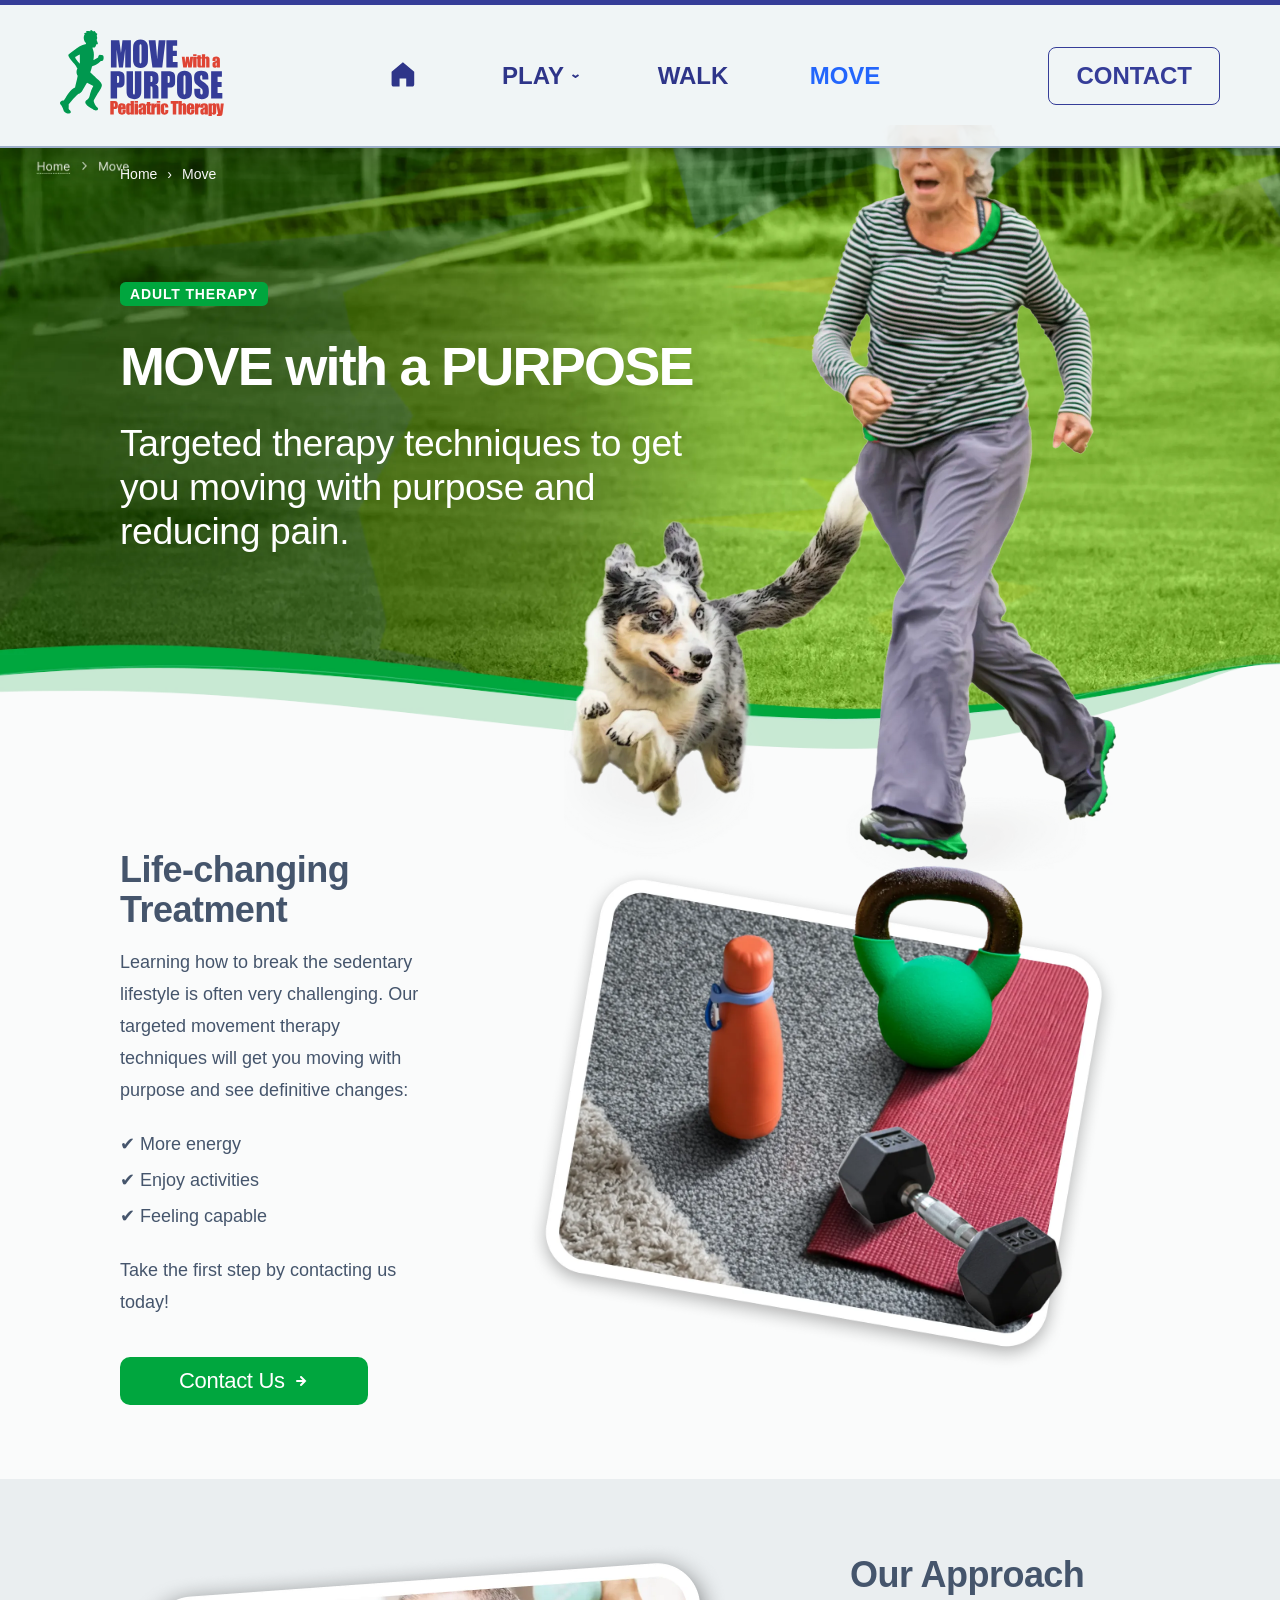
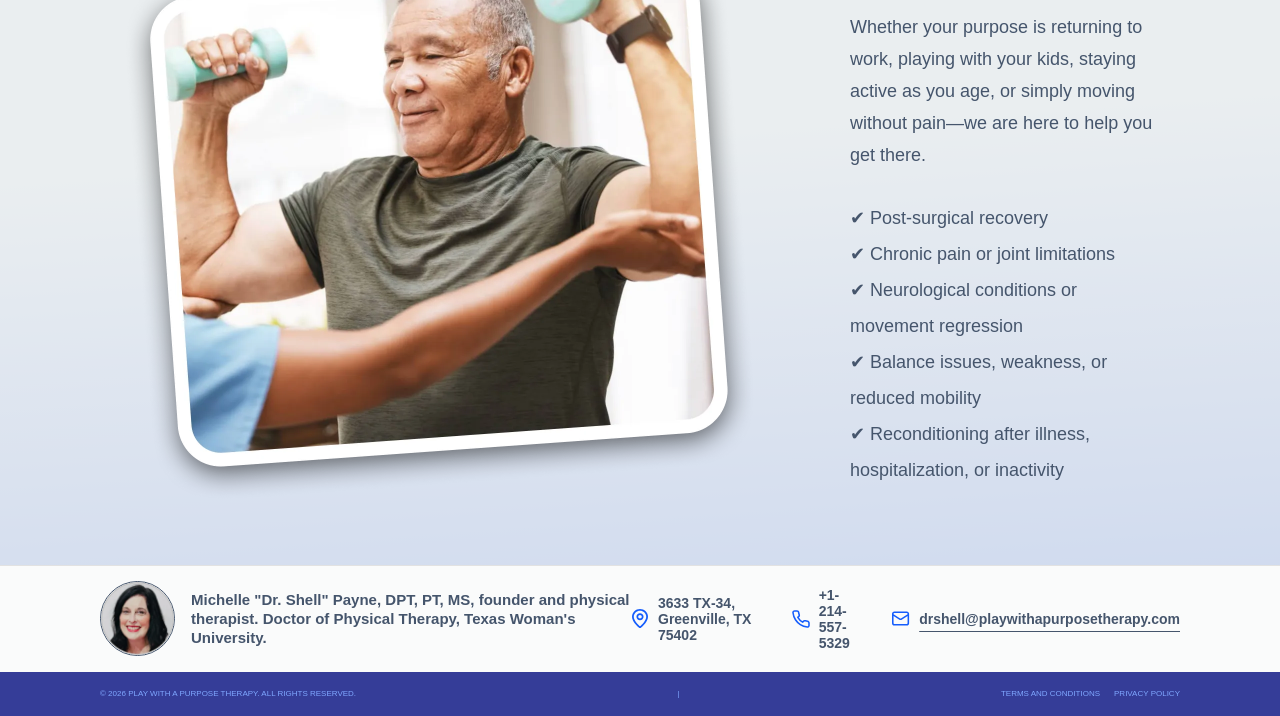
<file: move.html>
<!DOCTYPE html>
<html lang="en">
<head>
  <meta charset="UTF-8">
  <meta name="viewport" content="width=device-width, initial-scale=1.0">
  <title>Adult Movement Therapy - Move with a Purpose</title>
  <meta name="description" content="Break the sedentary lifestyle with targeted adult movement therapy in Greenville, TX.">
  <link rel="stylesheet" href="css/main.css">
</head>
<body id="move">
  
  <!-- HEADER / NAVIGATION -->
  <header class="site-header">
    <div class="header-wrapper">
      <div class="header-content">
        <!-- Logo -->
        <a href="index.html" class="logo">
          <img src="assets/NAV/logo-move.svg" alt="Play with a Purpose Therapy" class="logo-img">
        </a>

        <!-- Desktop Navigation -->
        <nav class="desktop-nav">
          <a href="index.html" class="nav-home-icon">
            <svg width="29" height="28" viewBox="0 0 29 28" fill="none">
              <path d="M14.4 2.33L3.08 11.83V24.5C3.08 25.03 3.29 25.54 3.66 25.92C4.04 26.29 4.55 26.5 5.08 26.5H11.08V18.5H17.72V26.5H23.72C24.25 26.5 24.76 26.29 25.14 25.92C25.51 25.54 25.72 25.03 25.72 24.5V11.83L14.4 2.33Z" fill="#2E3589"/>
            </svg>
          </a>
          
          <div class="nav-links">
            <div class="nav-item has-submenu">
              <button class="nav-link" id="playMenuBtn">
                PLAY
                <svg width="8" height="4" viewBox="0 0 8 4" class="arrow">
                  <path d="M1 1L4 3L7 1" stroke="currentColor" stroke-width="2" fill="none"/>
                </svg>
              </button>
              <div class="submenu" id="playSubmenu">
                <a href="play.html" class="submenu-link has-icon">
                  <svg width="15" height="14" viewBox="0 0 15 14" fill="none">
                    <path d="M7.5 1L10 6L14.5 7L10.5 10.5L11.5 15L7.5 12.5L3.5 15L4.5 10.5L0.5 7L5 6L7.5 1Z" fill="#45556C"/>
                  </svg>
                  Pediatrics
                </a>
                <a href="conditions.html" class="submenu-link">Conditions</a>
                <a href="solutions.html" class="submenu-link">Solutions</a>
                <a href="understanding.html" class="submenu-link">Understanding</a>
                <a href="about.html" class="submenu-link">About</a>
              </div>
            </div>
            
            <a href="walk.html" class="nav-link">WALK</a>
            <a href="move.html" class="nav-link active">MOVE</a>
          </div>
        </nav>

        <!-- Contact Button (Desktop) -->
        <a href="contact.html" class="contact-btn desktop-contact">CONTACT</a>

        <!-- Mobile Hamburger -->
        <button class="hamburger" id="hamburgerBtn" aria-label="Menu">
          <span></span>
          <span></span>
          <span></span>
        </button>
      </div>
    </div>
  </header>

  <!-- MOBILE FULLSCREEN MENU -->
  <div class="mobile-menu" id="mobileMenu">
    <button class="close-menu" id="closeMenuBtn" aria-label="Close Menu">
      <svg width="24" height="24" viewBox="0 0 24 24" fill="none">
        <path d="M18 6L6 18M6 6L18 18" stroke="white" stroke-width="3" stroke-linecap="round"/>
      </svg>
    </button>
    
    <nav class="mobile-nav">
      <a href="index.html" class="mobile-nav-link">
        <svg width="29" height="28" viewBox="0 0 29 28" fill="none" class="home-icon">
          <path d="M14.4 2.33L3.08 11.83V24.5C3.08 25.03 3.29 25.54 3.66 25.92C4.04 26.29 4.55 26.5 5.08 26.5H11.08V18.5H17.72V26.5H23.72C24.25 26.5 24.76 26.29 25.14 25.92C25.51 25.54 25.72 25.03 25.72 24.5V11.83L14.4 2.33Z" fill="white"/>
        </svg>
        HOME
      </a>
      
      <div class="mobile-nav-item">
        <button class="mobile-nav-link mobile-submenu-toggle" id="mobilePlayBtn">
          PLAY
          <svg width="12" height="8" viewBox="0 0 12 8" class="mobile-arrow">
            <path d="M1 1L6 6L11 1" stroke="white" stroke-width="2" fill="none"/>
          </svg>
        </button>
        <div class="mobile-submenu" id="mobilePlaySubmenu">
          <a href="play.html">Pediatrics</a>
          <a href="conditions.html">Conditions</a>
          <a href="solutions.html">Solutions</a>
          <a href="understanding.html">Understanding</a>
          <a href="about.html">About</a>
        </div>
      </div>
      
      <a href="walk.html" class="mobile-nav-link">WALK</a>
      <a href="move.html" class="mobile-nav-link active">MOVE</a>
      <a href="contact.html" class="mobile-nav-link contact-link">CONTACT</a>
    </nav>
  </div>

  <!-- HERO SECTION -->
  <section class="hero-secondary move-hero">
    <!-- Full-width background layer -->
    <div class="hero-background">
      <img src="assets/MOVE/hero-bg.webp" alt="" class="hero-bg-image">
    </div>
    
    <!-- Woman + Dog overlay - positioned to always show full image -->
    <div class="move-woman-dog">
      <img src="assets/MOVE/woman+dog.webp" alt="Woman running with dog">
    </div>
    
    <div class="hero-content-wrapper">
      <div class="breadcrumb">
        <a href="index.html">Home</a>
        <span class="separator">›</span>
        <span>Move</span>
      </div>
      
      <div class="move-label">ADULT THERAPY</div>
      
      <h1 class="page-title move-title">MOVE with a PURPOSE</h1>
      <p class="page-description move-description">
        Targeted therapy techniques to get you moving with purpose and reducing pain.
      </p>
    </div>
  </section>

  <!-- SECONDARY CONTENT - LIFE-CHANGING TREATMENT -->
  <section class="move-secondary-section life-changing-treatment">
    <div class="move-secondary-container">
      
      <!-- Content Column -->
      <div class="move-secondary-content">
        <div class="move-secondary-messaging">
          <h2 class="move-secondary-title">Life-changing Treatment</h2>
          <p class="move-secondary-subtitle">Learning how to break the sedentary lifestyle is often very challenging. Our targeted movement therapy techniques will get you moving with purpose and see definitive changes:</p>
<div class="move-approach-list"style="padding: 20px 0;">
          <p>✔  More energy</p>
          <p>✔  Enjoy activities</p>
          <p>✔  Feeling capable</p>
        </div>
<p class="move-secondary-subtitle">Take the first step by contacting us today!</p>

        </div>

        <a href="contact.html" class="move-consultation-btn">
          Contact Us
          <svg width="16" height="16" viewBox="0 0 16 16" fill="none">
            <path d="M8 4L12 8L8 12M4 8H12" stroke="white" stroke-width="2" stroke-linecap="round"/>
          </svg>
        </a>
      </div>

      <!-- Image Column -->
      <div class="move-secondary-image">
        <img src="assets/MOVE/section-01.webp" alt="Exercise equipment for movement therapy">
      </div>
    </div>
  </section>

  <!-- SECONDARY CONTENT - OUR APPROACH -->
  <section class="move-secondary-section our-approach">
    <div class="move-secondary-container">
      
      <!-- Image Column -->
      <div class="move-secondary-image">
        <img src="assets/MOVE/section-02.webp" alt="Person doing therapeutic exercises">
      </div>

      <!-- Content Column -->
      <div class="move-secondary-content">
        <h2 class="move-secondary-title">Our Approach</h2>
        <p class="move-approach-intro">Whether your purpose is returning to work, playing with your kids, staying active as you age, or simply moving without pain—we are here to help you get there.</p>

        <div class="move-approach-list">
          <p>✔  Post-surgical recovery</p>
          <p>✔  Chronic pain or joint limitations</p>
          <p>✔  Neurological conditions or movement regression</p>
          <p>✔  Balance issues, weakness, or reduced mobility</p>
          <p>✔  Reconditioning after illness, hospitalization, or inactivity</p>
        </div>
      </div>

    </div>
  </section>

  <!-- FOOTER -->
  <footer class="site-footer">
    <div class="footer-content">
      <div class="footer-bio">
        <img src="assets/NAV/footer-avatar.webp" alt="Michelle Shell Payne, DPT" class="footer-avatar">
        <p>Michelle "Dr. Shell" Payne, DPT, PT, MS, founder and physical therapist. Doctor of Physical Therapy, Texas Woman's University.</p>
      </div>
      
      <div class="footer-contact">
        <div class="footer-item">
          <img src="assets/NAV/footer-icon-address.svg" alt="" width="20" height="20">
          <span>3633 TX-34, Greenville, TX 75402</span>
        </div>
        
        <div class="footer-item">
          <img src="assets/NAV/footer-icon-phone.svg" alt="" width="20" height="20">
          <span>+1-214-557-5329</span>
        </div>
        
        <div class="footer-item">
          <img src="assets/NAV/footer-icon-email.svg" alt="" width="20" height="20">
          <a href="mailto:drshell@playwithapurposetherapy.com">drshell@playwithapurposetherapy.com</a>
        </div>
      </div>
    </div>
    
    <div class="footer-bottom">
      <p>© 2026 Play with a Purpose Therapy. All rights reserved.</p>
      <span class="divider">|</span>
      <div class="footer-links">
        <span>Terms and Conditions</span>
        <span>Privacy Policy</span>
      </div>
    </div>
  </footer>

  <script src="js/main.js"></script>
</body>
</html>
</file>
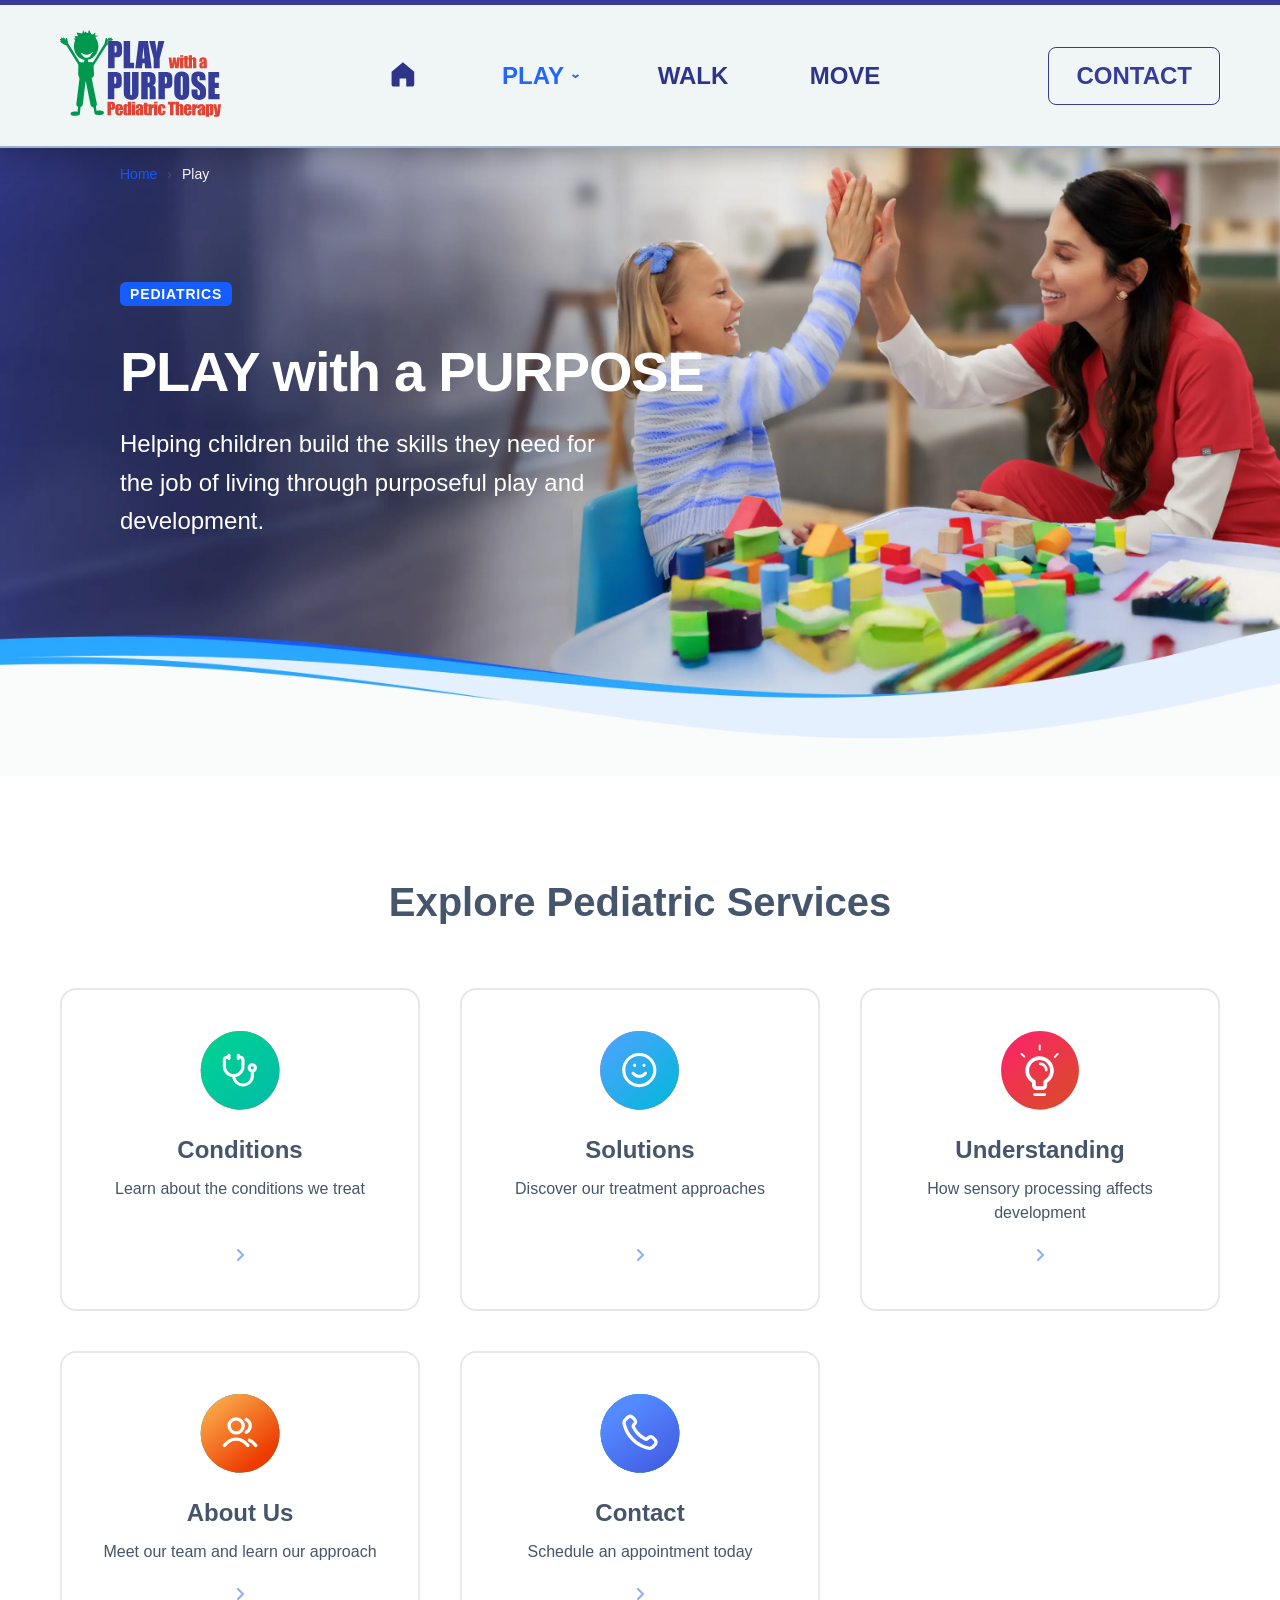
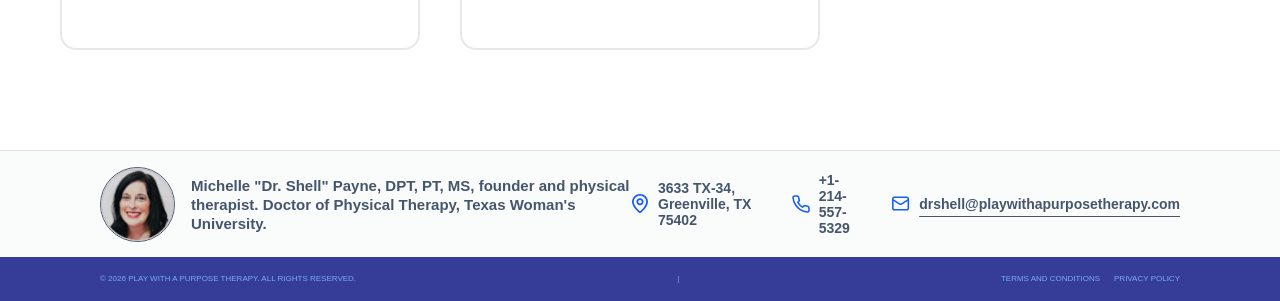
<file: play.html>
<!DOCTYPE html>
<html lang="en">
<head>
  <meta charset="UTF-8">
  <meta name="viewport" content="width=device-width, initial-scale=1.0">
  <title>Pediatric Therapy - Play with a Purpose</title>
  <meta name="description" content="Specialized pediatric physical therapy in Greenville, TX. Play with purpose to build developmental skills.">
  <link rel="stylesheet" href="css/main.css">
</head>
<body id="play">
  
  <!-- HEADER / NAVIGATION -->
  <header class="site-header">
    <div class="header-wrapper">
      <div class="header-content">
        <!-- Logo -->
        <a href="index.html" class="logo">
          <img src="assets/NAV/logo-play.svg" alt="Play with a Purpose Therapy" class="logo-img">
        </a>

        <!-- Desktop Navigation -->
        <nav class="desktop-nav">
          <a href="index.html" class="nav-home-icon">
            <svg width="29" height="28" viewBox="0 0 29 28" fill="none">
              <path d="M14.4 2.33L3.08 11.83V24.5C3.08 25.03 3.29 25.54 3.66 25.92C4.04 26.29 4.55 26.5 5.08 26.5H11.08V18.5H17.72V26.5H23.72C24.25 26.5 24.76 26.29 25.14 25.92C25.51 25.54 25.72 25.03 25.72 24.5V11.83L14.4 2.33Z" fill="#2E3589"/>
            </svg>
          </a>
          
          <div class="nav-links">
            <div class="nav-item has-submenu">
              <button class="nav-link active" id="playMenuBtn">
                PLAY
                <svg width="8" height="4" viewBox="0 0 8 4" class="arrow">
                  <path d="M1 1L4 3L7 1" stroke="currentColor" stroke-width="2" fill="none"/>
                </svg>
              </button>
              <div class="submenu" id="playSubmenu">
                <a href="play.html" class="submenu-link has-icon active">
                  <svg width="15" height="14" viewBox="0 0 15 14" fill="none">
                    <path d="M7.5 1L10 6L14.5 7L10.5 10.5L11.5 15L7.5 12.5L3.5 15L4.5 10.5L0.5 7L5 6L7.5 1Z" fill="#45556C"/>
                  </svg>
                  Pediatrics
                </a>
                <a href="conditions.html" class="submenu-link">Conditions</a>
                <a href="solutions.html" class="submenu-link">Solutions</a>
                <a href="understanding.html" class="submenu-link">Understanding</a>
                <a href="about.html" class="submenu-link">About</a>
              </div>
            </div>
            
            <a href="walk.html" class="nav-link">WALK</a>
            <a href="move.html" class="nav-link">MOVE</a>
          </div>
        </nav>

        <!-- Contact Button (Desktop) -->
        <a href="contact.html" class="contact-btn desktop-contact">CONTACT</a>

        <!-- Mobile Hamburger -->
        <button class="hamburger" id="hamburgerBtn" aria-label="Menu">
          <span></span>
          <span></span>
          <span></span>
        </button>
      </div>
    </div>
  </header>

  <!-- MOBILE FULLSCREEN MENU -->
  <div class="mobile-menu" id="mobileMenu">
    <button class="close-menu" id="closeMenuBtn" aria-label="Close Menu">
      <svg width="24" height="24" viewBox="0 0 24 24" fill="none">
        <path d="M18 6L6 18M6 6L18 18" stroke="white" stroke-width="3" stroke-linecap="round"/>
      </svg>
    </button>
    
    <nav class="mobile-nav">
      <a href="index.html" class="mobile-nav-link">
        <svg width="29" height="28" viewBox="0 0 29 28" fill="none" class="home-icon">
          <path d="M14.4 2.33L3.08 11.83V24.5C3.08 25.03 3.29 25.54 3.66 25.92C4.04 26.29 4.55 26.5 5.08 26.5H11.08V18.5H17.72V26.5H23.72C24.25 26.5 24.76 26.29 25.14 25.92C25.51 25.54 25.72 25.03 25.72 24.5V11.83L14.4 2.33Z" fill="white"/>
        </svg>
        HOME
      </a>
      
      <div class="mobile-nav-item">
        <button class="mobile-nav-link mobile-submenu-toggle active" id="mobilePlayBtn">
          PLAY
          <svg width="12" height="8" viewBox="0 0 12 8" class="mobile-arrow">
            <path d="M1 1L6 6L11 1" stroke="white" stroke-width="2" fill="none"/>
          </svg>
        </button>
        <div class="mobile-submenu" id="mobilePlaySubmenu">
          <a href="play.html" class="active">Pediatrics</a>
          <a href="conditions.html">Conditions</a>
          <a href="solutions.html">Solutions</a>
          <a href="understanding.html">Understanding</a>
          <a href="about.html">About</a>
        </div>
      </div>
      
      <a href="walk.html" class="mobile-nav-link">WALK</a>
      <a href="move.html" class="mobile-nav-link">MOVE</a>
      <a href="contact.html" class="mobile-nav-link contact-link">CONTACT</a>
    </nav>
  </div>

  <!-- HERO SECTION -->
  <section class="hero-secondary play-hero">
    <div class="hero-background">
      <img src="assets/PLAY/play-bg.webp" alt="" class="hero-bg-image">
    </div>
    
    <div class="hero-content-wrapper">
      <div class="breadcrumb">
        <a href="index.html">Home</a>
        <span class="separator">›</span>
        <span>Play</span>
      </div>
      
      <span class="hero-pill">PEDIATRICS</span>
      <h1 class="page-title play-title">PLAY with a PURPOSE</h1>
      <p class="page-description play-description">
        Helping children build the skills they need for the job of living through purposeful play and development.
      </p>
    </div>
  </section>

  <!-- SERVICES NAVIGATION SECTION -->
  <section class="services-nav-section">
    <div class="services-nav-container">
      <h2 class="section-title">Explore Pediatric Services</h2>
      
      <div class="services-nav-grid">
        <!-- Conditions Card -->
        <a href="conditions.html" class="service-nav-card">
          <div class="service-nav-icon">
            <img src="assets/PLAY/play-conditions.svg" alt="">
          </div>
          <h3 class="service-nav-title">Conditions</h3>
          <p class="service-nav-description">Learn about the conditions we treat</p>
          <span class="service-nav-arrow">
            <svg width="20" height="20" viewBox="0 0 20 20" fill="none">
              <path d="M8 5L13 10L8 15" stroke="#155DFC" stroke-width="2" stroke-linecap="round"/>
            </svg>
          </span>
        </a>

        <!-- Solutions Card -->
        <a href="solutions.html" class="service-nav-card">
          <div class="service-nav-icon">
            <img src="assets/PLAY/play-solutions.svg" alt="">
          </div>
          <h3 class="service-nav-title">Solutions</h3>
          <p class="service-nav-description">Discover our treatment approaches</p>
          <span class="service-nav-arrow">
            <svg width="20" height="20" viewBox="0 0 20 20" fill="none">
              <path d="M8 5L13 10L8 15" stroke="#155DFC" stroke-width="2" stroke-linecap="round"/>
            </svg>
          </span>
        </a>

        <!-- Understanding Card -->
        <a href="understanding.html" class="service-nav-card">
          <div class="service-nav-icon">
            <img src="assets/PLAY/play-understand.svg" alt="">
          </div>
          <h3 class="service-nav-title">Understanding</h3>
          <p class="service-nav-description">How sensory processing affects development</p>
          <span class="service-nav-arrow">
            <svg width="20" height="20" viewBox="0 0 20 20" fill="none">
              <path d="M8 5L13 10L8 15" stroke="#155DFC" stroke-width="2" stroke-linecap="round"/>
            </svg>
          </span>
        </a>

        <!-- About Card -->
        <a href="about.html" class="service-nav-card">
          <div class="service-nav-icon">
            <img src="assets/PLAY/play-about.svg" alt="">
          </div>
          <h3 class="service-nav-title">About Us</h3>
          <p class="service-nav-description">Meet our team and learn our approach</p>
          <span class="service-nav-arrow">
            <svg width="20" height="20" viewBox="0 0 20 20" fill="none">
              <path d="M8 5L13 10L8 15" stroke="#155DFC" stroke-width="2" stroke-linecap="round"/>
            </svg>
          </span>
        </a>

        <!-- Contact Card -->
        <a href="contact.html" class="service-nav-card">
          <div class="service-nav-icon">
            <img src="assets/PLAY/play-contact.svg" alt="">
          </div>
          <h3 class="service-nav-title">Contact</h3>
          <p class="service-nav-description">Schedule an appointment today</p>
          <span class="service-nav-arrow">
            <svg width="20" height="20" viewBox="0 0 20 20" fill="none">
              <path d="M8 5L13 10L8 15" stroke="#155DFC" stroke-width="2" stroke-linecap="round"/>
            </svg>
          </span>
        </a>
      </div>
    </div>
  </section>

  <!-- CTA SECTION -->
  <!-- <section class="cta-section">
    <div class="cta-container">
      <h2 class="cta-title">Ready to Get Started?</h2>
      <p class="cta-description">Schedule a consultation to see how we can help your child thrive.</p>
      <a href="contact.html" class="cta-btn">
        Schedule Appointment
        <svg width="16" height="16" viewBox="0 0 16 16" fill="none">
          <path d="M8 4L12 8L8 12M4 8H12" stroke="white" stroke-width="2" stroke-linecap="round"/>
        </svg>
      </a>
    </div>
  </section> -->

  <!-- FOOTER -->
  <footer class="site-footer">
    <div class="footer-content">
      <div class="footer-bio">
        <img src="assets/NAV/footer-avatar.webp" alt="Michelle Shell Payne, DPT" class="footer-avatar">
        <p>Michelle "Dr. Shell" Payne, DPT, PT, MS, founder and physical therapist. Doctor of Physical Therapy, Texas Woman's University.</p>
      </div>
      
      <div class="footer-contact">
        <div class="footer-item">
          <img src="assets/NAV/footer-icon-address.svg" alt="" width="20" height="20">
          <span>3633 TX-34, Greenville, TX 75402</span>
        </div>
        
        <div class="footer-item">
          <img src="assets/NAV/footer-icon-phone.svg" alt="" width="20" height="20">
          <span>+1-214-557-5329</span>
        </div>
        
        <div class="footer-item">
          <img src="assets/NAV/footer-icon-email.svg" alt="" width="20" height="20">
          <a href="mailto:drshell@playwithapurposetherapy.com">drshell@playwithapurposetherapy.com</a>
        </div>
      </div>
    </div>
    
    <div class="footer-bottom">
      <p>© 2026 Play with a Purpose Therapy. All rights reserved.</p>
      <span class="divider">|</span>
      <div class="footer-links">
        <span>Terms and Conditions</span>
        <span>Privacy Policy</span>
      </div>
    </div>
  </footer>

  <script src="js/main.js"></script>
</body>
</html>
</file>
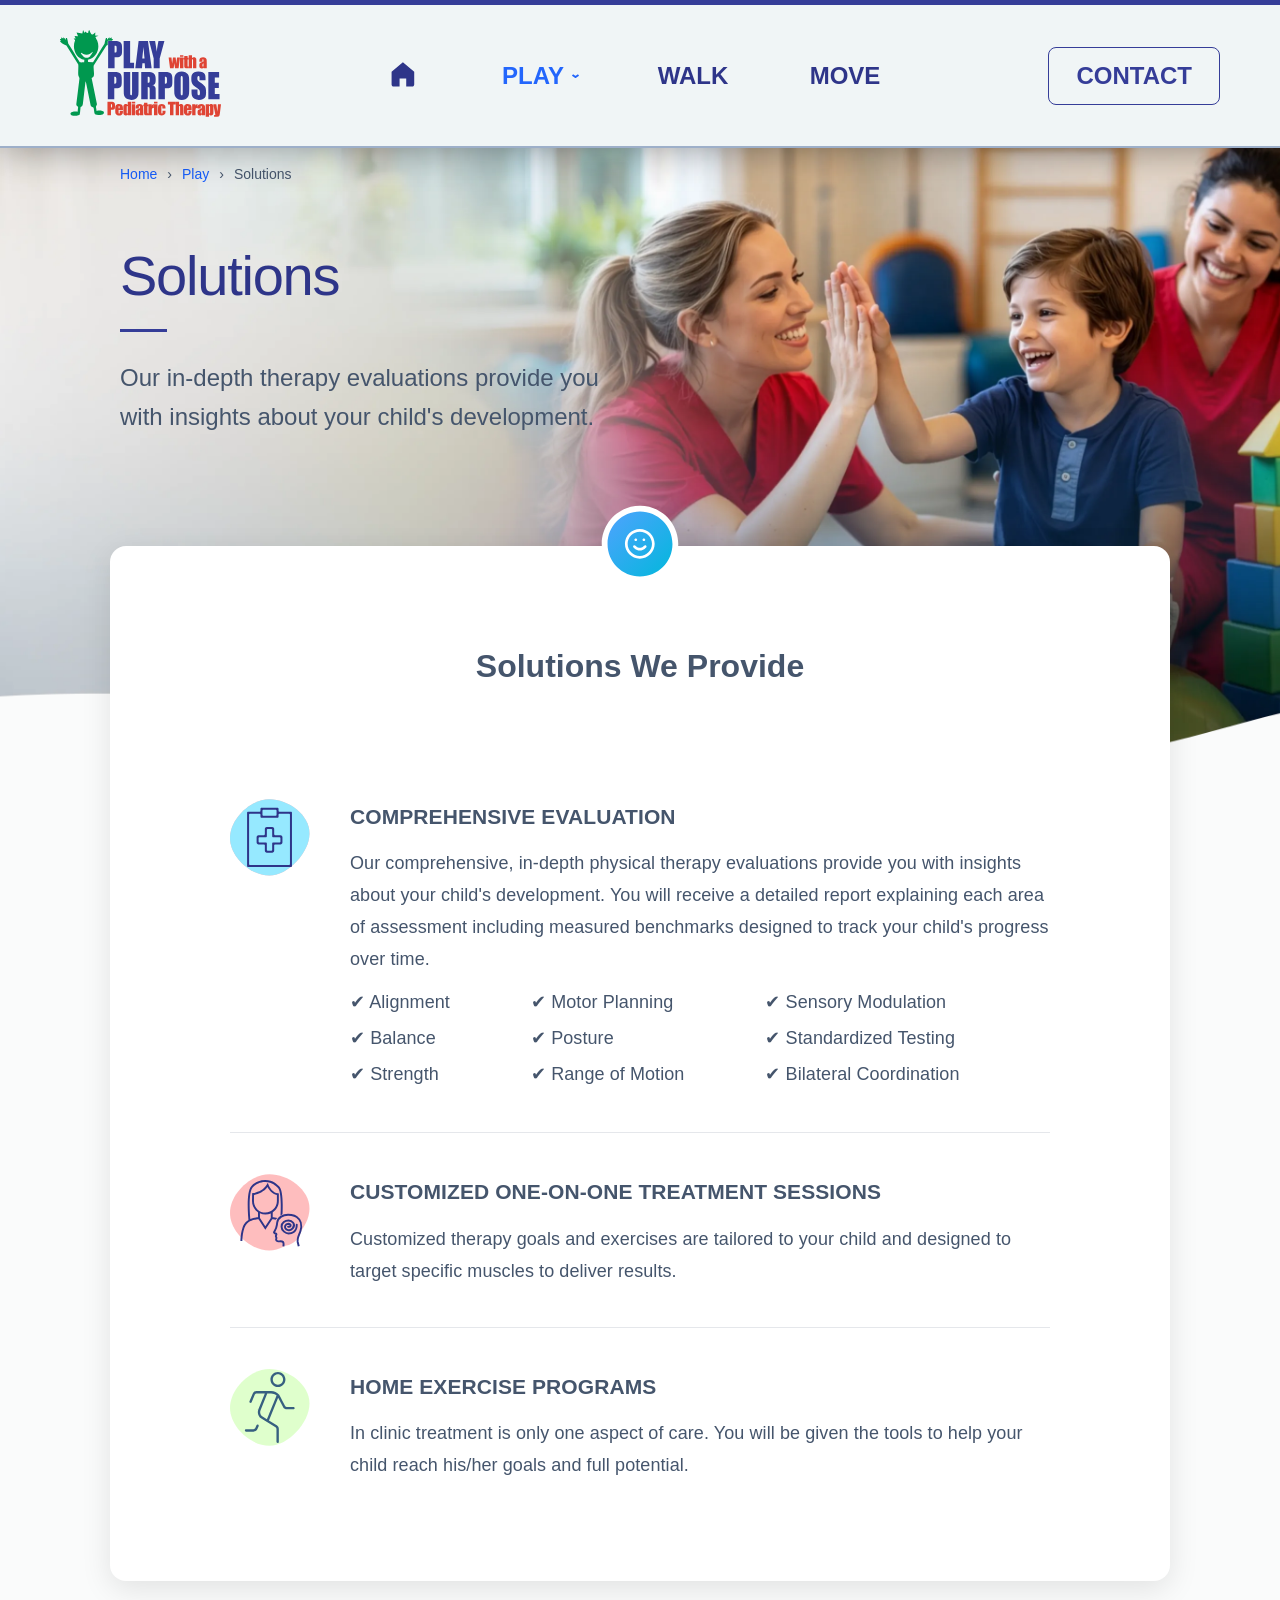
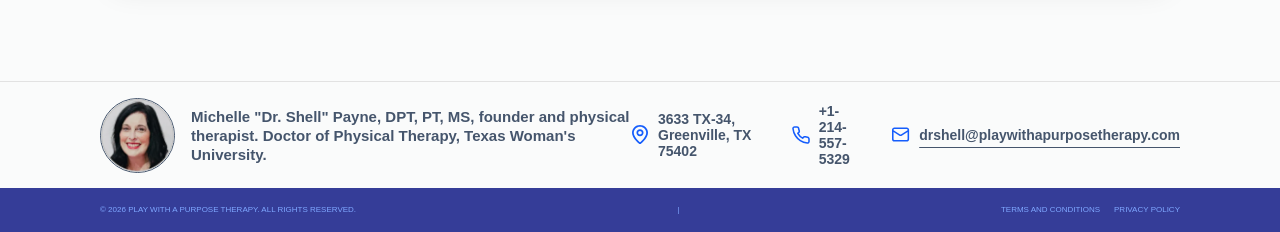
<file: solutions.html>
<!DOCTYPE html>
<html lang="en">
<head>
  <meta charset="UTF-8">
  <meta name="viewport" content="width=device-width, initial-scale=1.0">
  <title>Treatment Solutions - Pediatric Therapy</title>
  <meta name="description" content="Discover our comprehensive pediatric therapy solutions and treatment approaches.">
  <link rel="stylesheet" href="css/main.css">
</head>
<body id="solutions">
  
  <!-- HEADER / NAVIGATION -->
  <header class="site-header">
    <div class="header-wrapper">
      <div class="header-content">
        <!-- Logo -->
        <a href="index.html" class="logo">
          <img src="assets/NAV/logo-play.svg" alt="Play with a Purpose Therapy" class="logo-img">
        </a>

        <!-- Desktop Navigation -->
        <nav class="desktop-nav">
          <a href="index.html" class="nav-home-icon">
            <svg width="29" height="28" viewBox="0 0 29 28" fill="none">
              <path d="M14.4 2.33L3.08 11.83V24.5C3.08 25.03 3.29 25.54 3.66 25.92C4.04 26.29 4.55 26.5 5.08 26.5H11.08V18.5H17.72V26.5H23.72C24.25 26.5 24.76 26.29 25.14 25.92C25.51 25.54 25.72 25.03 25.72 24.5V11.83L14.4 2.33Z" fill="#2E3589"/>
            </svg>
          </a>
          
          <div class="nav-links">
            <div class="nav-item has-submenu">
              <button class="nav-link active" id="playMenuBtn">
                PLAY
                <svg width="8" height="4" viewBox="0 0 8 4" class="arrow">
                  <path d="M1 1L4 3L7 1" stroke="currentColor" stroke-width="2" fill="none"/>
                </svg>
              </button>
              <div class="submenu" id="playSubmenu">
                <a href="play.html" class="submenu-link has-icon">
                  <svg width="15" height="14" viewBox="0 0 15 14" fill="none">
                    <path d="M7.5 1L10 6L14.5 7L10.5 10.5L11.5 15L7.5 12.5L3.5 15L4.5 10.5L0.5 7L5 6L7.5 1Z" fill="#45556C"/>
                  </svg>
                  Pediatrics
                </a>
                <a href="conditions.html" class="submenu-link">Conditions</a>
                <a href="solutions.html" class="submenu-link active">Solutions</a>
                <a href="understanding.html" class="submenu-link">Understanding</a>
                <a href="about.html" class="submenu-link">About</a>
              </div>
            </div>
            
            <a href="walk.html" class="nav-link">WALK</a>
            <a href="move.html" class="nav-link">MOVE</a>
          </div>
        </nav>

        <!-- Contact Button (Desktop) -->
        <a href="contact.html" class="contact-btn desktop-contact">CONTACT</a>

        <!-- Mobile Hamburger -->
        <button class="hamburger" id="hamburgerBtn" aria-label="Menu">
          <span></span>
          <span></span>
          <span></span>
        </button>
      </div>
    </div>
  </header>

  <!-- MOBILE FULLSCREEN MENU -->
  <div class="mobile-menu" id="mobileMenu">
    <button class="close-menu" id="closeMenuBtn" aria-label="Close Menu">
      <svg width="24" height="24" viewBox="0 0 24 24" fill="none">
        <path d="M18 6L6 18M6 6L18 18" stroke="white" stroke-width="3" stroke-linecap="round"/>
      </svg>
    </button>
    
    <nav class="mobile-nav">
      <a href="index.html" class="mobile-nav-link">
        <svg width="29" height="28" viewBox="0 0 29 28" fill="none" class="home-icon">
          <path d="M14.4 2.33L3.08 11.83V24.5C3.08 25.03 3.29 25.54 3.66 25.92C4.04 26.29 4.55 26.5 5.08 26.5H11.08V18.5H17.72V26.5H23.72C24.25 26.5 24.76 26.29 25.14 25.92C25.51 25.54 25.72 25.03 25.72 24.5V11.83L14.4 2.33Z" fill="white"/>
        </svg>
        HOME
      </a>
      
      <div class="mobile-nav-item">
        <button class="mobile-nav-link mobile-submenu-toggle active" id="mobilePlayBtn">
          PLAY
          <svg width="12" height="8" viewBox="0 0 12 8" class="mobile-arrow">
            <path d="M1 1L6 6L11 1" stroke="white" stroke-width="2" fill="none"/>
          </svg>
        </button>
        <div class="mobile-submenu" id="mobilePlaySubmenu">
          <a href="play.html">Pediatrics</a>
          <a href="conditions.html">Conditions</a>
          <a href="solutions.html" class="active">Solutions</a>
          <a href="understanding.html">Understanding</a>
          <a href="about.html">About</a>
        </div>
      </div>
      
      <a href="walk.html" class="mobile-nav-link">WALK</a>
      <a href="move.html" class="mobile-nav-link">MOVE</a>
      <a href="contact.html" class="mobile-nav-link contact-link">CONTACT</a>
    </nav>
  </div>

  <!-- HERO SECTION - Simple 700px background -->
  <section class="hero-secondary solutions-hero">
    <div class="hero-background">
      <img src="assets/play-solutions/hero-bg.webp" alt="" class="hero-bg-image">
    </div>
    
    <div class="hero-content-wrapper">
      <div class="breadcrumb">
        <a href="index.html">Home</a>
        <span class="separator">›</span>
        <a href="play.html">Play</a>
        <span class="separator">›</span>
        <span>Solutions</span>
      </div>
      
      <h1 class="page-title">Solutions</h1>
      <div class="hero-title-underline"></div>
      <p class="page-description">
        Our in-depth therapy evaluations provide you with insights about your child's development.
      </p>
    </div>
  </section>

  <!-- SECONDARY CONTENT SECTION - Overlapping white container -->
  <section class="secondary-content">
    <div class="secondary-container">
      
      <div class="secondary-card">
        <!-- Centered Icon - nested inside card so it moves with it -->
        <div class="section-icon-centered">
          <img src="assets/play-solutions/icon-large.svg" alt="">
        </div>

        <h2 class="section-title">Solutions We Provide</h2>
        
        <!-- SOLUTIONS LIST -->
        <div class="conditions-container">
      
      <!-- Solution Item 1 -->
      <article class="condition-item">
        <div class="condition-icon">
          <img src="assets/play-solutions/icon-01.svg" alt="">
        </div>
        <div class="condition-content">
          <h3 class="condition-title">Comprehensive Evaluation</h3>
          <p class="condition-description">
            Our comprehensive, in-depth physical therapy evaluations provide you with insights about your child's development. You will receive a detailed report explaining each area of assessment including measured benchmarks designed to track your child's progress over time.
          </p>
          <div class="condition-checklist columns-3">
            <div class="checklist-column">
              <p>✔  Alignment</p>
              <p>✔  Balance</p>
              <p>✔  Strength</p>
            </div>
            <div class="checklist-column">
              <p>✔  Motor Planning</p>
              <p>✔  Posture</p>
              <p>✔  Range of Motion</p>
            </div>
            <div class="checklist-column">
              <p>✔  Sensory Modulation</p>
              <p>✔  Standardized Testing</p>
              <p>✔  Bilateral Coordination</p>
            </div>
          </div>
        </div>
      </article>

      <!-- Solution Item 2 -->
      <article class="condition-item">
        <div class="condition-icon">
          <img src="assets/play-solutions/icon-02.svg" alt="">
        </div>
        <div class="condition-content">
          <h3 class="condition-title">Customized One-on-One Treatment Sessions</h3>
          <p class="condition-description">
            Customized therapy goals and exercises are tailored to your child and designed to target specific muscles to deliver results.
          </p>
        </div>
      </article>

      <!-- Solution Item 3 -->
      <article class="condition-item">
        <div class="condition-icon">
          <img src="assets/play-solutions/icon-03.svg" alt="">
        </div>
        <div class="condition-content">
          <h3 class="condition-title">Home Exercise Programs</h3>
          <p class="condition-description">
            In clinic treatment is only one aspect of care. You will be given the tools to help your child reach his/her goals and full potential.
          </p>
        </div>
      </article>

    </div>
      
      </div>

    </div>
    
  </div>
  </section>

  <!-- FOOTER -->
  <footer class="site-footer">
    <div class="footer-content">
      <div class="footer-bio">
        <img src="assets/NAV/footer-avatar.webp" alt="Michelle Shell Payne, DPT" class="footer-avatar">
        <p>Michelle "Dr. Shell" Payne, DPT, PT, MS, founder and physical therapist. Doctor of Physical Therapy, Texas Woman's University.</p>
      </div>
      
      <div class="footer-contact">
        <div class="footer-item">
          <img src="assets/NAV/footer-icon-address.svg" alt="" width="20" height="20">
          <span>3633 TX-34, Greenville, TX 75402</span>
        </div>
        
        <div class="footer-item">
          <img src="assets/NAV/footer-icon-phone.svg" alt="" width="20" height="20">
          <span>+1-214-557-5329</span>
        </div>
        
        <div class="footer-item">
          <img src="assets/NAV/footer-icon-email.svg" alt="" width="20" height="20">
          <a href="mailto:drshell@playwithapurposetherapy.com">drshell@playwithapurposetherapy.com</a>
        </div>
      </div>
    </div>
    
    <div class="footer-bottom">
      <p>© 2026 Play with a Purpose Therapy. All rights reserved.</p>
      <span class="divider">|</span>
      <div class="footer-links">
        <span>Terms and Conditions</span>
        <span>Privacy Policy</span>
      </div>
    </div>
  </footer>

  <script src="js/main.js"></script>
</body>
</html>
</file>
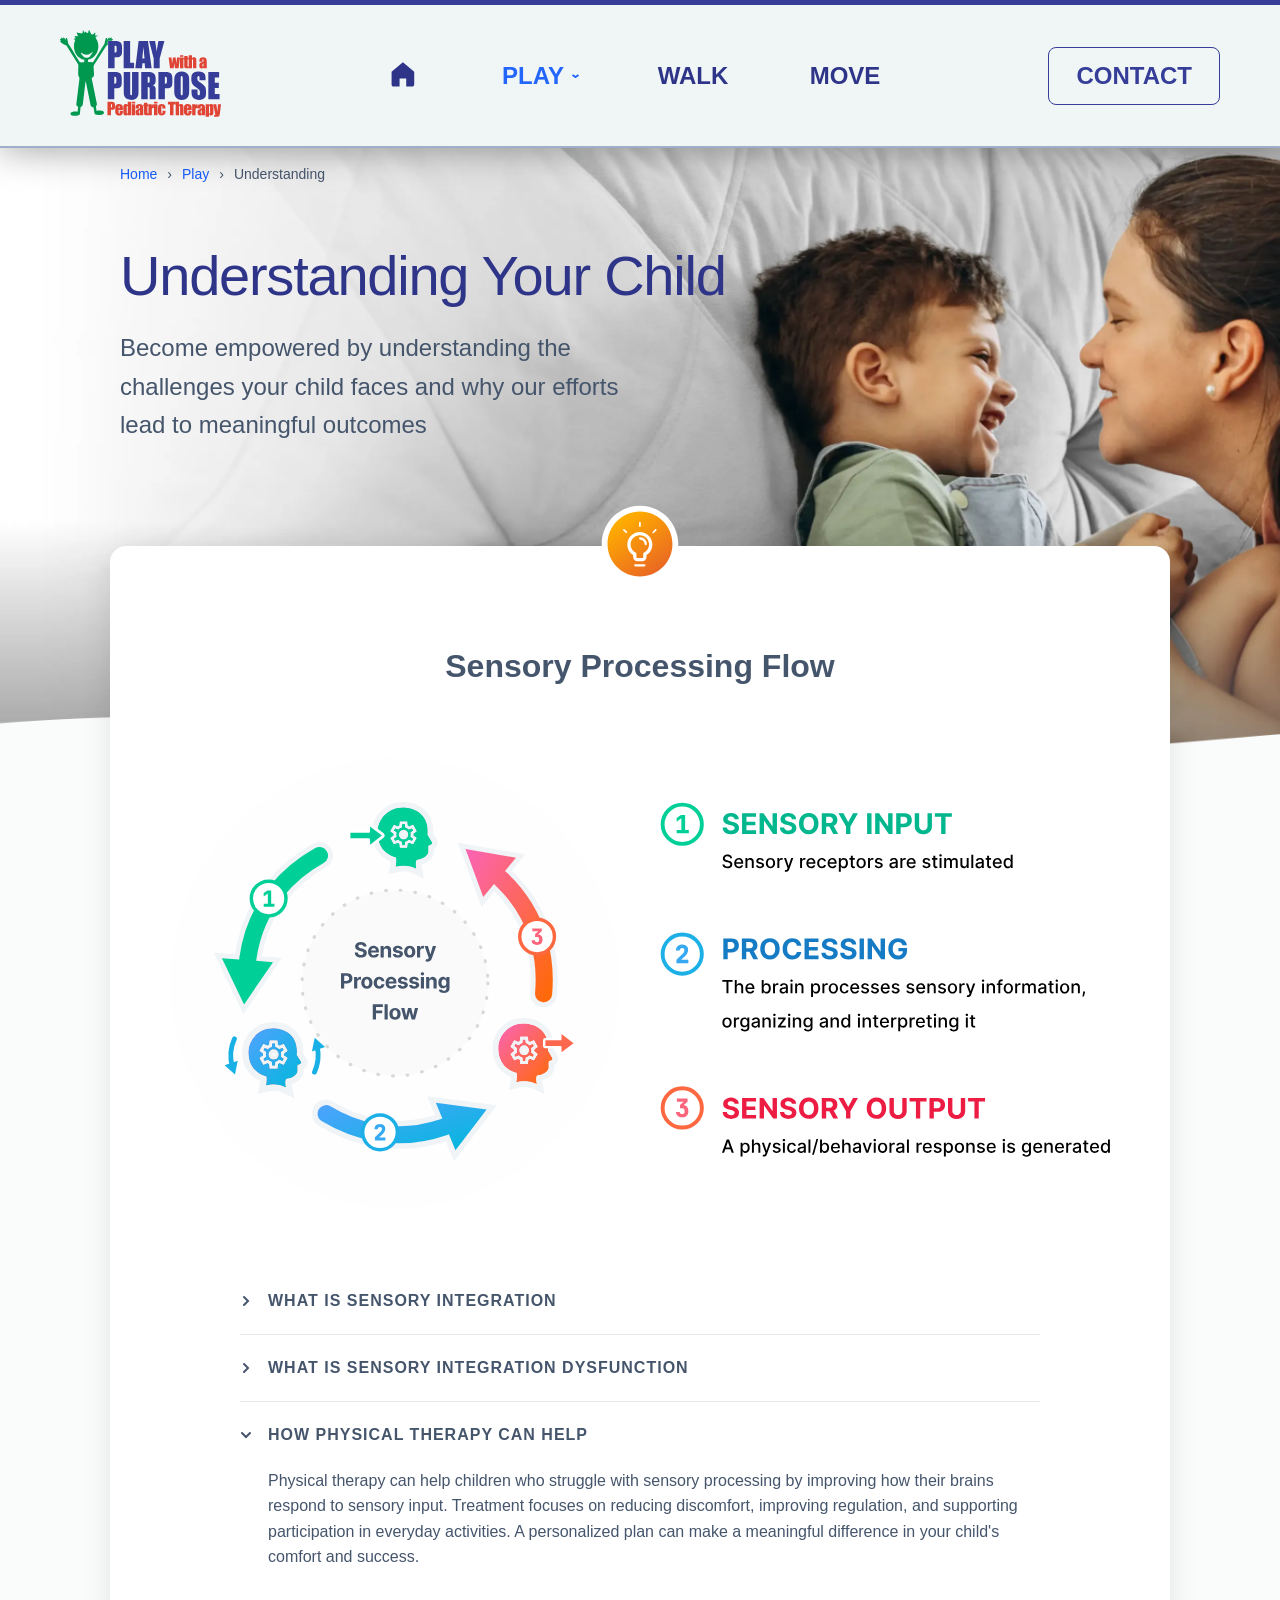
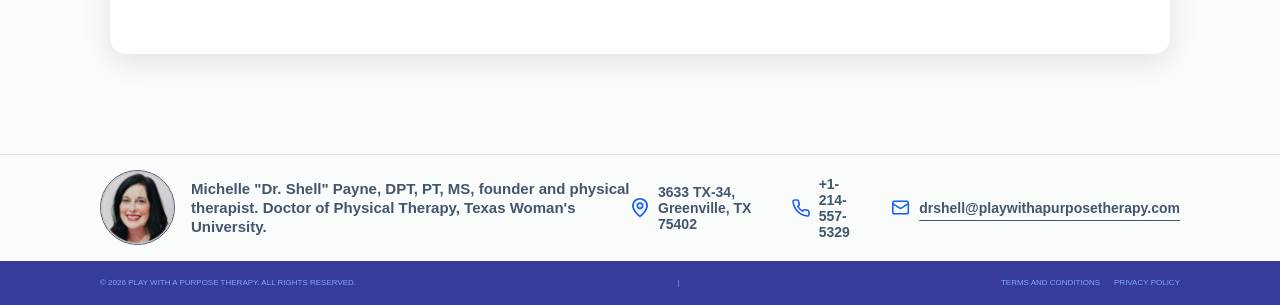
<file: understanding.html>
<!DOCTYPE html>
<html lang="en">
<head>
  <meta charset="UTF-8">
  <meta name="viewport" content="width=device-width, initial-scale=1.0">
  <title>Understanding Sensory Processing - Pediatric Therapy</title>
  <meta name="description" content="Learn how sensory processing affects development and how we can help your child thrive.">
  <link rel="stylesheet" href="css/main.css">
</head>
<body id="understanding">
  
  <!-- HEADER / NAVIGATION -->
  <header class="site-header">
    <div class="header-wrapper">
      <div class="header-content">
        <!-- Logo -->
        <a href="index.html" class="logo">
          <img src="assets/NAV/logo-play.svg" alt="Play with a Purpose Therapy" class="logo-img">
        </a>

        <!-- Desktop Navigation -->
        <nav class="desktop-nav">
          <a href="index.html" class="nav-home-icon">
            <svg width="29" height="28" viewBox="0 0 29 28" fill="none">
              <path d="M14.4 2.33L3.08 11.83V24.5C3.08 25.03 3.29 25.54 3.66 25.92C4.04 26.29 4.55 26.5 5.08 26.5H11.08V18.5H17.72V26.5H23.72C24.25 26.5 24.76 26.29 25.14 25.92C25.51 25.54 25.72 25.03 25.72 24.5V11.83L14.4 2.33Z" fill="#2E3589"/>
            </svg>
          </a>
          
          <div class="nav-links">
            <div class="nav-item has-submenu">
              <button class="nav-link active" id="playMenuBtn">
                PLAY
                <svg width="8" height="4" viewBox="0 0 8 4" class="arrow">
                  <path d="M1 1L4 3L7 1" stroke="currentColor" stroke-width="2" fill="none"/>
                </svg>
              </button>
              <div class="submenu" id="playSubmenu">
                <a href="play.html" class="submenu-link has-icon">
                  <svg width="15" height="14" viewBox="0 0 15 14" fill="none">
                    <path d="M7.5 1L10 6L14.5 7L10.5 10.5L11.5 15L7.5 12.5L3.5 15L4.5 10.5L0.5 7L5 6L7.5 1Z" fill="#45556C"/>
                  </svg>
                  Pediatrics
                </a>
                <a href="conditions.html" class="submenu-link">Conditions</a>
                <a href="solutions.html" class="submenu-link">Solutions</a>
                <a href="understanding.html" class="submenu-link active">Understanding</a>
                <a href="about.html" class="submenu-link">About</a>
              </div>
            </div>
            
            <a href="walk.html" class="nav-link">WALK</a>
            <a href="move.html" class="nav-link">MOVE</a>
          </div>
        </nav>

        <!-- Contact Button (Desktop) -->
        <a href="contact.html" class="contact-btn desktop-contact">CONTACT</a>

        <!-- Mobile Hamburger -->
        <button class="hamburger" id="hamburgerBtn" aria-label="Menu">
          <span></span>
          <span></span>
          <span></span>
        </button>
      </div>
    </div>
  </header>

  <!-- MOBILE FULLSCREEN MENU -->
  <div class="mobile-menu" id="mobileMenu">
    <button class="close-menu" id="closeMenuBtn" aria-label="Close Menu">
      <svg width="24" height="24" viewBox="0 0 24 24" fill="none">
        <path d="M18 6L6 18M6 6L18 18" stroke="white" stroke-width="3" stroke-linecap="round"/>
      </svg>
    </button>
    
    <nav class="mobile-nav">
      <a href="index.html" class="mobile-nav-link">
        <svg width="29" height="28" viewBox="0 0 29 28" fill="none" class="home-icon">
          <path d="M14.4 2.33L3.08 11.83V24.5C3.08 25.03 3.29 25.54 3.66 25.92C4.04 26.29 4.55 26.5 5.08 26.5H11.08V18.5H17.72V26.5H23.72C24.25 26.5 24.76 26.29 25.14 25.92C25.51 25.54 25.72 25.03 25.72 24.5V11.83L14.4 2.33Z" fill="white"/>
        </svg>
        HOME
      </a>
      
      <div class="mobile-nav-item">
        <button class="mobile-nav-link mobile-submenu-toggle active" id="mobilePlayBtn">
          PLAY
          <svg width="12" height="8" viewBox="0 0 12 8" class="mobile-arrow">
            <path d="M1 1L6 6L11 1" stroke="white" stroke-width="2" fill="none"/>
          </svg>
        </button>
        <div class="mobile-submenu" id="mobilePlaySubmenu">
          <a href="play.html">Pediatrics</a>
          <a href="conditions.html">Conditions</a>
          <a href="solutions.html">Solutions</a>
          <a href="understanding.html" class="active">Understanding</a>
          <a href="about.html">About</a>
        </div>
      </div>
      
      <a href="walk.html" class="mobile-nav-link">WALK</a>
      <a href="move.html" class="mobile-nav-link">MOVE</a>
      <a href="contact.html" class="mobile-nav-link contact-link">CONTACT</a>
    </nav>
  </div>

  <!-- HERO SECTION - Simple 700px background -->
  <section class="hero-secondary understanding-hero">
    <div class="hero-background">
      <img src="assets/play-understand/hero-img.webp" alt="" class="hero-bg-image">
    </div>
    
    <div class="hero-content-wrapper dark">
      <div class="breadcrumb">
        <a href="index.html">Home</a>
        <span class="separator">›</span>
        <a href="play.html">Play</a>
        <span class="separator">›</span>
        <span>Understanding</span>
      </div>
      
      <h1 class="page-title">Understanding Your Child</h1>
      <p class="page-description">
        Become empowered by understanding the challenges your child faces and why our efforts lead to meaningful outcomes
      </p>
    </div>
  </section>

  <!-- SECONDARY CONTENT SECTION - Overlapping white container -->
  <section class="secondary-content">
    <div class="secondary-container">
      
      <div class="secondary-card">
        <!-- Centered Icon - nested inside card so it moves with it -->
        <div class="section-icon-centered">
          <img src="assets/play-understand/icons-large.svg" alt="">
        </div>

        <h2 class="section-title">Sensory Processing Flow</h2>
        
        <!-- Sensory processing diagram + legend (stacks on mobile) -->
        <div class="processing-flow-columns">
          <div class="processing-flow-diagram">
            <img src="assets/play-understand/process-01-diagram.svg" alt="Sensory Processing Flow Diagram">
          </div>
          <div class="processing-flow-legend">
            <img src="assets/play-understand/process-02-legend.svg" alt="Sensory Processing Flow Legend">
          </div>
        </div>

        <!-- Accordion Section -->
        <div class="accordion-container">
          
          <div class="accordion-item">
            <button class="accordion-trigger" aria-expanded="false">
              <svg class="accordion-arrow" width="12" height="12" viewBox="0 0 12 12" fill="none">
                <path d="M4 2L8 6L4 10" stroke="currentColor" stroke-width="2" stroke-linecap="round"/>
              </svg>
              <span class="accordion-title">WHAT IS SENSORY INTEGRATION</span>
            </button>
            <div class="accordion-content">
              <p>Sensory integration is the process by which the brain organizes and interprets sensory information from the body and environment. This neurological process allows us to use our bodies effectively within the environment.</p>
            </div>
          </div>

          <div class="accordion-item">
            <button class="accordion-trigger" aria-expanded="false">
              <svg class="accordion-arrow" width="12" height="12" viewBox="0 0 12 12" fill="none">
                <path d="M4 2L8 6L4 10" stroke="currentColor" stroke-width="2" stroke-linecap="round"/>
              </svg>
              <span class="accordion-title">WHAT IS SENSORY INTEGRATION DYSFUNCTION</span>
            </button>
            <div class="accordion-content">
              <p>Sensory Integration Dysfunction (also known as Sensory Processing Disorder) occurs when this process is not working like it should. Think again about the above examples. You touch a hot pan, and it does not feel hot, so you don't know you are being burned. Your apple tastes bitter and is rough like gravel. You try to step over the bottle on the sidewalk, but you lose your balance and fall down. You hear all the sounds of your house. The clock sounds like an elephant stomping, the ceiling fan sounds like a tornado blowing and the dishwasher is as loud as a freight train. You can't stand restaurants because you hear everyone talking, the clatter of silverware, and people are moving all around you. You are unable to concentrate on anything. You hate crowds with all the bumping, and shouting and all those smells make you feel sick.</p>

<p>THIS is dysfunction. The brain is not processing the information from the senses in an efficient manner. Imagine brushing your hair with a brush made out of glass shards, scraping across your scalp. Someone touches your arm, and it feels scorched. Imagine the fabric of your shirt prickling so much, you want to scream and rip it off. This is it.</p>

<p>Sensory Integration Dysfunction has many symptoms, all originating with the senses. Too much or not enough is the general rule. This disorder interferes with the normal living and learning in daily life.</p>
            </div>
          </div>

          <div class="accordion-item active">
            <button class="accordion-trigger" aria-expanded="true">
              <svg class="accordion-arrow" width="12" height="12" viewBox="0 0 12 12" fill="none">
                <path d="M4 2L8 6L4 10" stroke="currentColor" stroke-width="2" stroke-linecap="round"/>
              </svg>
              <span class="accordion-title">HOW PHYSICAL THERAPY CAN HELP</span>
            </button>
            <div class="accordion-content">
              <p>Physical therapy can help children who struggle with sensory processing by improving how their brains respond to sensory input. Treatment focuses on reducing discomfort, improving regulation, and supporting participation in everyday activities. A personalized plan can make a meaningful difference in your child's comfort and success.</p>
              
            </div>
          </div>

        </div>
      </div>

    </div>
  </section>

  <!-- CTA SECTION -->
  <!-- <section class="cta-section">
    <div class="cta-container">
      <h2 class="cta-title">Think Your Child May Have Sensory Challenges?</h2>
      <p class="cta-description">We can help identify sensory processing issues and develop strategies to support your child.</p>
      <a href="contact.html" class="cta-btn">
        Schedule Evaluation
        <svg width="16" height="16" viewBox="0 0 16 16" fill="none">
          <path d="M8 4L12 8L8 12M4 8H12" stroke="white" stroke-width="2" stroke-linecap="round"/>
        </svg>
      </a>
    </div>
  </section> -->

  <!-- FOOTER -->
  <footer class="site-footer">
    <div class="footer-content">
      <div class="footer-bio">
        <img src="assets/NAV/footer-avatar.webp" alt="Michelle Shell Payne, DPT" class="footer-avatar">
        <p>Michelle "Dr. Shell" Payne, DPT, PT, MS, founder and physical therapist. Doctor of Physical Therapy, Texas Woman's University.</p>
      </div>
      
      <div class="footer-contact">
        <div class="footer-item">
          <img src="assets/NAV/footer-icon-address.svg" alt="" width="20" height="20">
          <span>3633 TX-34, Greenville, TX 75402</span>
        </div>
        
        <div class="footer-item">
          <img src="assets/NAV/footer-icon-phone.svg" alt="" width="20" height="20">
          <span>+1-214-557-5329</span>
        </div>
        
        <div class="footer-item">
          <img src="assets/NAV/footer-icon-email.svg" alt="" width="20" height="20">
          <a href="mailto:drshell@playwithapurposetherapy.com">drshell@playwithapurposetherapy.com</a>
        </div>
      </div>
    </div>
    
    <div class="footer-bottom">
      <p>© 2026 Play with a Purpose Therapy. All rights reserved.</p>
      <span class="divider">|</span>
      <div class="footer-links">
        <span>Terms and Conditions</span>
        <span>Privacy Policy</span>
      </div>
    </div>
  </footer>

  <script src="js/main.js"></script>
</body>
</html>
</file>
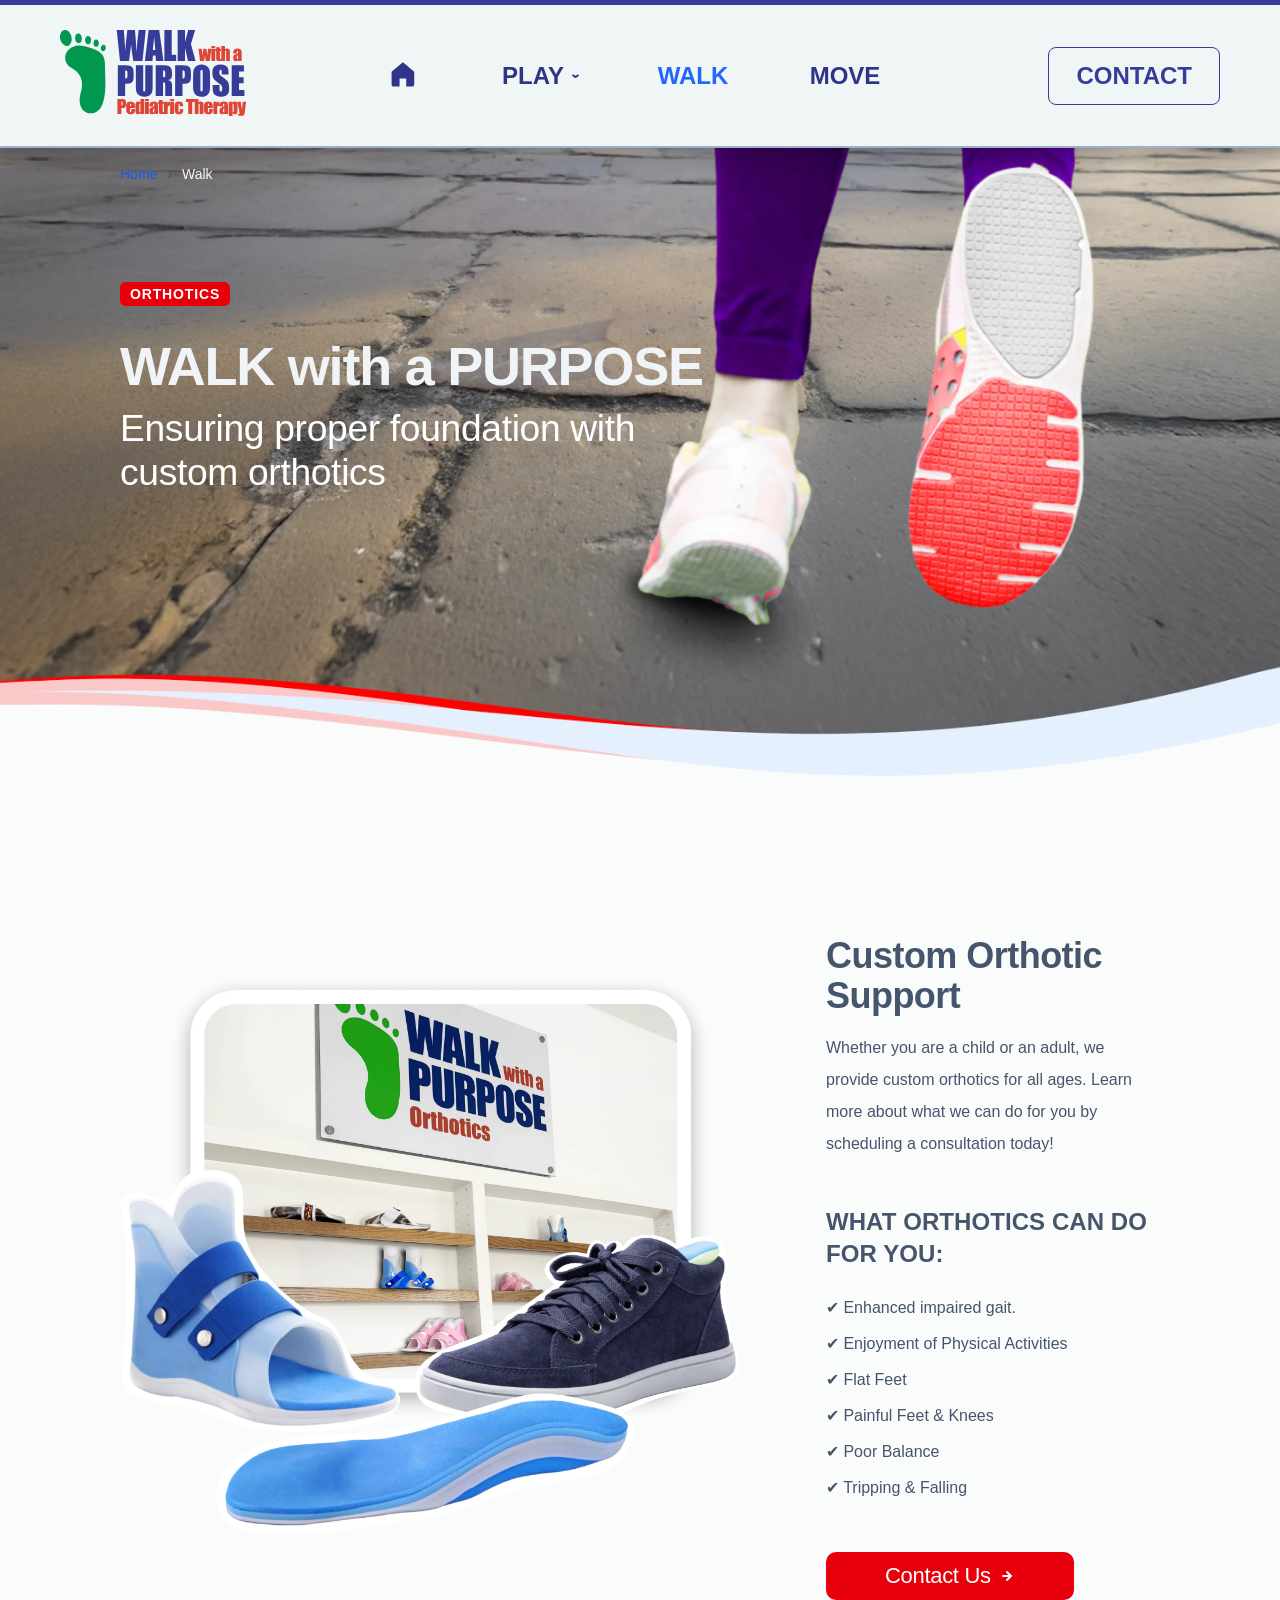
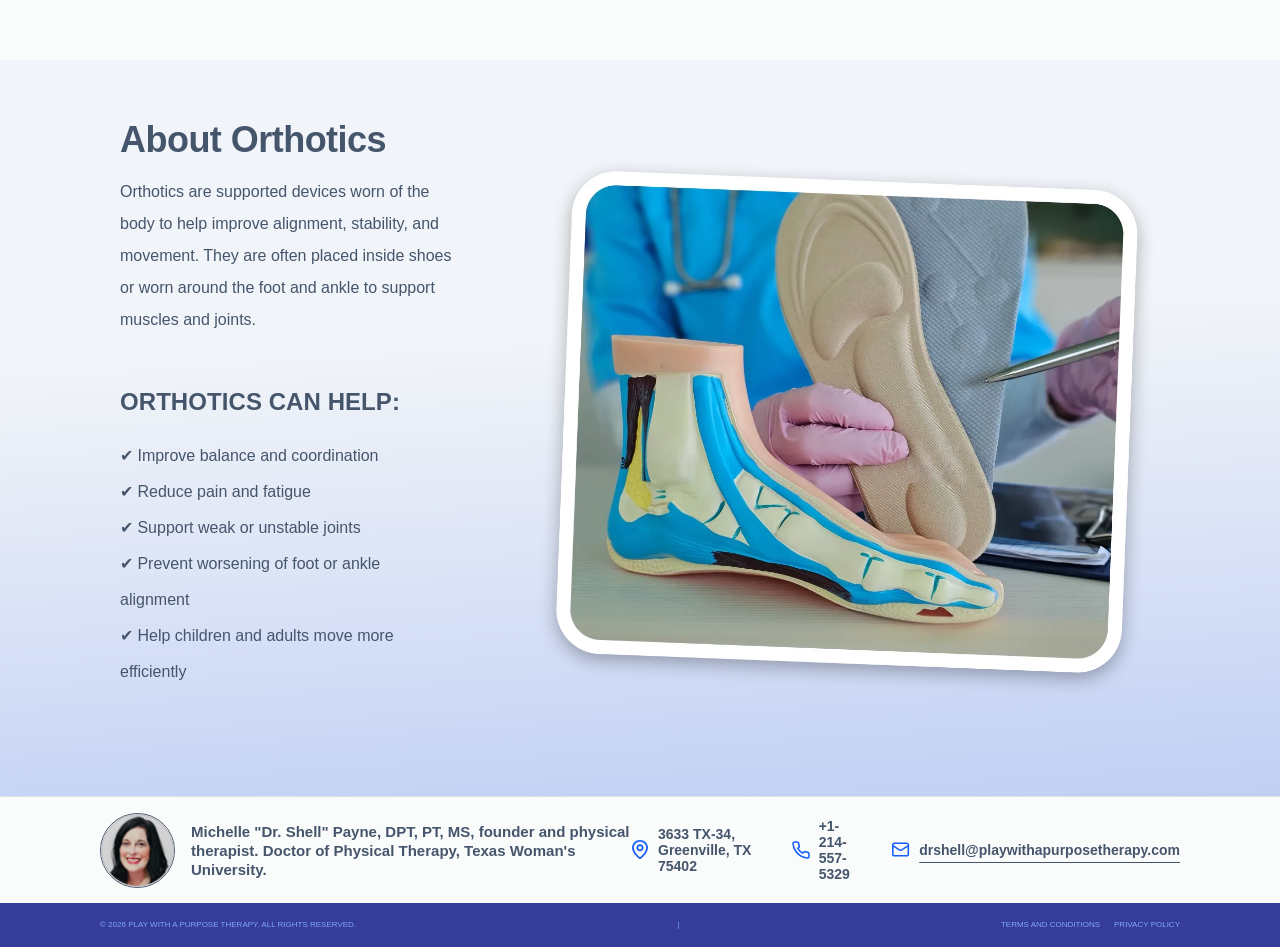
<file: walk.html>
<!DOCTYPE html>
<html lang="en">
<head>
  <meta charset="UTF-8">
  <meta name="viewport" content="width=device-width, initial-scale=1.0">
  <title>Custom Orthotics - Walk with a Purpose</title>
  <meta name="description" content="Custom orthotics and bracing solutions to support proper gait and mobility in Greenville, TX.">
  <link rel="stylesheet" href="css/main.css">
</head>
<body id="walk">
  
  <!-- HEADER / NAVIGATION -->
  <header class="site-header">
    <div class="header-wrapper">
      <div class="header-content">
        <!-- Logo -->
        <a href="index.html" class="logo">
          <img src="assets/NAV/logo-walk.svg" alt="Play with a Purpose Therapy" class="logo-img">
        </a>

        <!-- Desktop Navigation -->
        <nav class="desktop-nav">
          <a href="index.html" class="nav-home-icon">
            <svg width="29" height="28" viewBox="0 0 29 28" fill="none">
              <path d="M14.4 2.33L3.08 11.83V24.5C3.08 25.03 3.29 25.54 3.66 25.92C4.04 26.29 4.55 26.5 5.08 26.5H11.08V18.5H17.72V26.5H23.72C24.25 26.5 24.76 26.29 25.14 25.92C25.51 25.54 25.72 25.03 25.72 24.5V11.83L14.4 2.33Z" fill="#2E3589"/>
            </svg>
          </a>
          
          <div class="nav-links">
            <div class="nav-item has-submenu">
              <button class="nav-link" id="playMenuBtn">
                PLAY
                <svg width="8" height="4" viewBox="0 0 8 4" class="arrow">
                  <path d="M1 1L4 3L7 1" stroke="currentColor" stroke-width="2" fill="none"/>
                </svg>
              </button>
              <div class="submenu" id="playSubmenu">
                <a href="play.html" class="submenu-link has-icon">
                  <svg width="15" height="14" viewBox="0 0 15 14" fill="none">
                    <path d="M7.5 1L10 6L14.5 7L10.5 10.5L11.5 15L7.5 12.5L3.5 15L4.5 10.5L0.5 7L5 6L7.5 1Z" fill="#45556C"/>
                  </svg>
                  Pediatrics
                </a>
                <a href="conditions.html" class="submenu-link">Conditions</a>
                <a href="solutions.html" class="submenu-link">Solutions</a>
                <a href="understanding.html" class="submenu-link">Understanding</a>
                <a href="about.html" class="submenu-link">About</a>
              </div>
            </div>
            
            <a href="walk.html" class="nav-link active">WALK</a>
            <a href="move.html" class="nav-link">MOVE</a>
          </div>
        </nav>

        <!-- Contact Button (Desktop) -->
        <a href="contact.html" class="contact-btn desktop-contact">CONTACT</a>

        <!-- Mobile Hamburger -->
        <button class="hamburger" id="hamburgerBtn" aria-label="Menu">
          <span></span>
          <span></span>
          <span></span>
        </button>
      </div>
    </div>
  </header>

  <!-- MOBILE FULLSCREEN MENU -->
  <div class="mobile-menu" id="mobileMenu">
    <button class="close-menu" id="closeMenuBtn" aria-label="Close Menu">
      <svg width="24" height="24" viewBox="0 0 24 24" fill="none">
        <path d="M18 6L6 18M6 6L18 18" stroke="white" stroke-width="3" stroke-linecap="round"/>
      </svg>
    </button>
    
    <nav class="mobile-nav">
      <a href="index.html" class="mobile-nav-link">
        <svg width="29" height="28" viewBox="0 0 29 28" fill="none" class="home-icon">
          <path d="M14.4 2.33L3.08 11.83V24.5C3.08 25.03 3.29 25.54 3.66 25.92C4.04 26.29 4.55 26.5 5.08 26.5H11.08V18.5H17.72V26.5H23.72C24.25 26.5 24.76 26.29 25.14 25.92C25.51 25.54 25.72 25.03 25.72 24.5V11.83L14.4 2.33Z" fill="white"/>
        </svg>
        HOME
      </a>
      
      <div class="mobile-nav-item">
        <button class="mobile-nav-link mobile-submenu-toggle" id="mobilePlayBtn">
          PLAY
          <svg width="12" height="8" viewBox="0 0 12 8" class="mobile-arrow">
            <path d="M1 1L6 6L11 1" stroke="white" stroke-width="2" fill="none"/>
          </svg>
        </button>
        <div class="mobile-submenu" id="mobilePlaySubmenu">
          <a href="play.html">Pediatrics</a>
          <a href="conditions.html">Conditions</a>
          <a href="solutions.html">Solutions</a>
          <a href="understanding.html">Understanding</a>
          <a href="about.html">About</a>
        </div>
      </div>
      
      <a href="walk.html" class="mobile-nav-link active">WALK</a>
      <a href="move.html" class="mobile-nav-link">MOVE</a>
      <a href="contact.html" class="mobile-nav-link contact-link">CONTACT</a>
    </nav>
  </div>

  <!-- HERO SECTION -->
  <section class="hero-secondary walk-hero">
    <div class="hero-background">
      <img src="assets/WALK/hero-bg.webp" alt="" class="hero-bg-image">
    </div>
    
    <div class="hero-content-wrapper">
      <div class="breadcrumb">
        <a href="index.html">Home</a>
        <span class="separator">›</span>
        <span>Walk</span>
      </div>
      
      <div class="walk-label">ORTHOTICS</div>
      
      <h1 class="page-title walk-title">WALK with a PURPOSE</h1>
      <p class="page-description walk-description">
        Ensuring proper foundation with custom orthotics
      </p>
    </div>
  </section>

  <!-- SECONDARY CONTENT - CUSTOM ORTHOTIC SUPPORT -->
  <section class="walk-secondary-section custom-orthotic-support">
    <div class="walk-secondary-container">
      
      <!-- Image Column -->
      <div class="walk-secondary-image">
        <div class="walk-image-frame">
        <img src="assets/WALK/section-01.webp" alt="Custom orthotic support demonstration">
        </div>
      </div>


      <!-- Content Column -->
      <div class="walk-secondary-content">
        <div class="walk-secondary-messaging">
          <h2 class="walk-secondary-title">Custom Orthotic Support</h2>
          <p class="walk-secondary-subtitle">Whether you are a child or an adult, we provide custom orthotics for all ages. Learn more about what we can do for you by scheduling a consultation today!</p>
        </div>

        <div class="walk-orthotics-benefits">
          <h3 class="walk-benefits-heading">What orthotics can do for you:</h3>
          <div class="walk-benefits-list">
            <p>✔︎ Enhanced impaired gait.</p>
            <p>✔︎ Enjoyment of Physical Activities</p>
            <p>✔︎ Flat Feet</p>
            <p>✔︎ Painful Feet & Knees</p>
            <p>✔︎ Poor Balance</p>
            <p>✔︎ Tripping & Falling</p>
          </div>
        </div>

        <a href="contact.html" class="walk-consultation-btn">
          Contact Us
          <svg width="16" height="16" viewBox="0 0 16 16" fill="none">
            <path d="M8 4L12 8L8 12M4 8H12" stroke="white" stroke-width="2" stroke-linecap="round"/>
          </svg>
        </a>
      </div>

    </div>
  </section>

  <!-- SECONDARY CONTENT - ABOUT ORTHOTICS -->
  <section class="walk-secondary-section about-orthotics">
    <div class="walk-secondary-container">
      
      <!-- Content Column -->
      <div class="walk-secondary-content">
        <h2 class="walk-secondary-title">About Orthotics</h2>
        <div class="walk-about-text">
          <p>Orthotics are supported devices worn of the body to help improve alignment, stability, and movement. They are often placed inside shoes or worn around the foot and ankle to support muscles and joints.</p>
        </div>

        <div class="walk-orthotics-benefits">
          <h3 class="walk-benefits-heading">Orthotics can help:</h3>
          <div class="walk-benefits-list">
            <p>✔ Improve balance and coordination</p>
            <p>✔ Reduce pain and fatigue</p>
            <p>✔ Support weak or unstable joints</p>
            <p>✔ Prevent worsening of foot or ankle alignment</p>
            <p>✔ Help children and adults move more efficiently</p>
          </div>
        </div>
      </div>

      <!-- Image Column -->
      <div class="walk-secondary-image">
        <div class="walk-image-frame">
          <img src="assets/WALK/section-02.webp" alt="Orthotic assessment and fitting">
        </div>
      </div>

    </div>
  </section>

  <!-- FOOTER -->
  <footer class="site-footer">
    <div class="footer-content">
      <div class="footer-bio">
        <img src="assets/NAV/footer-avatar.webp" alt="Michelle Shell Payne, DPT" class="footer-avatar">
        <p>Michelle "Dr. Shell" Payne, DPT, PT, MS, founder and physical therapist. Doctor of Physical Therapy, Texas Woman's University.</p>
      </div>
      
      <div class="footer-contact">
        <div class="footer-item">
          <img src="assets/NAV/footer-icon-address.svg" alt="" width="20" height="20">
          <span>3633 TX-34, Greenville, TX 75402</span>
        </div>
        
        <div class="footer-item">
          <img src="assets/NAV/footer-icon-phone.svg" alt="" width="20" height="20">
          <span>+1-214-557-5329</span>
        </div>
        
        <div class="footer-item">
          <img src="assets/NAV/footer-icon-email.svg" alt="" width="20" height="20">
          <a href="mailto:drshell@playwithapurposetherapy.com">drshell@playwithapurposetherapy.com</a>
        </div>
      </div>
    </div>
    
    <div class="footer-bottom">
      <p>© 2026 Play with a Purpose Therapy. All rights reserved.</p>
      <span class="divider">|</span>
      <div class="footer-links">
        <span>Terms and Conditions</span>
        <span>Privacy Policy</span>
      </div>
    </div>
  </footer>

  <script src="js/main.js"></script>
</body>
</html>
</file>
<file: css/main.css>
/* ==========================================================================
   MAIN.CSS — SINGLE SOURCE OF TRUTH FOR ALL STYLES
   ==========================================================================
   
   ALL pages load ONLY this file. Do NOT create page-specific CSS files.
   Previously, duplicate styles in contact.css, landing.css, and a second
   contact block within this file caused 2+ weeks of cascade conflicts.
   Those files have been archived to assets/archive/css-deprecated/.
   
   STRUCTURE:
   1. Variables & Reset            (line ~15)
   2. Header / Navigation          (line ~80)
   3. Mobile Menu                  (line ~315)
   4. Landing Page (index.html)    (line ~470)  — Hero, Three Paths, Cards
   5. Footer                       (line ~840)
   6. Responsive (Landing)         (line ~930)
   7. Subpage Hero Pattern         (line ~1130) — Breadcrumb, Page Title
   8. Page-specific Hero Overrides (line ~1220) — Play, Walk, Move, Contact
   9. Contact Form & Clinic        (line ~1400) — THE ONLY contact styles
   10. Secondary Page Archetype    (line ~1630) — Card overlap pattern
   11. Page-specific Content       (line ~1750+) — Conditions, Solutions, etc.
   12. Responsive (All Pages)      (line ~3090+)
   
   RULE: Never duplicate selectors. Search before adding new rules.
   ========================================================================== */

/* MAIN STYLES */

:root {
  --main-blue: #353D98;
  --secondary-blue: #2E3589;
  --light-blue: #155DFC;
  --bright-blue: #2366FC;
  --accent-blue: #DBEAFE;
  --red: #E7000B;
  --green: #00A63E;
  --text-dark: #45556C;
  --text-darker: #45556C;
  --bg-light: #FAFBFB;
  --bg-white: #FFFFFF;
  --max-width: 1500px;
}

html, body {
  margin: 0;
  padding: 0;
  width: 100%;
  max-width: 100%;
  overflow-x: hidden;
}

* {
  margin: 0;
  padding: 0;
  box-sizing: border-box;
  scrollbar-width: thin;
  scrollbar-color: transparent transparent;
}

body {
  font-size: 16px;
  font-family: 'Inter', sans-serif;
  text-decoration: none;
  font-family: 'Inter', -apple-system, BlinkMacSystemFont, 'Segoe UI', sans-serif;
  background-color: var(--bg-light);
  color: var(--text-dark);
  /* line-height: 1.6; ------- Caused layout issues in Hero Section */
}

/* Overlay scrollbar that appears on hover/scroll */
::-webkit-scrollbar {
  width: 8px;
}

::-webkit-scrollbar-track {
  background: transparent;
}

::-webkit-scrollbar-thumb {
  background: rgba(0, 0, 0, 0.3);
  border-radius: 4px;
  opacity: 0;
  transition: opacity 0.3s;
}

body:hover::-webkit-scrollbar-thumb,
body:active::-webkit-scrollbar-thumb {
  opacity: 1;
}

body:hover {
  scrollbar-color: rgba(0, 0, 0, 0.3) transparent;
}

/* ========== HEADER ========== */
.site-header {
  position: relative;
  z-index: 1000;
  background: var(--bg-light);
  border-top: 5px solid var(--main-blue);
  box-shadow: 0 4px 35px rgba(0, 0, 0, 0.36);
}

.header-wrapper {
  width: 100%;
}

.header-content {
  max-width: var(--max-width);
  margin: 0 auto;
  display: flex;
  align-items: center;
  justify-content: space-between;
  padding: 25px 60px;
  position: relative;
}

.header-content::after {
  content: '';
  position: absolute;
  bottom: -2px;
  left: 0;
  right: 0;
  height: 2px;
  background: #9DAFC9;
  z-index: -1; /* Behind nav items and submenu */
}

.logo {
  display: block;
}

.logo-img {
  height: 87px;
  width: auto;
}

.desktop-nav {
  display: flex;
  align-items: center;
  gap: 46px;
  position: absolute;
  left: 50%;
  transform: translateX(-50%);
}

.nav-home-icon {
  display: flex;
  align-items: center;
  justify-content: center;
  width: 60px;
  height: 60px;
  padding: 14px;
  border: none;
  border-bottom: 3px solid transparent;
  transition: all 0.3s;
  text-decoration: none;
}

.nav-home-icon svg {
  width: 29px;
  height: 28px;
}

.nav-home-icon.active {
  border-bottom-color: var(--secondary-blue);
}

.nav-home-icon:hover {
  background: rgba(0, 0, 0, 0.05);
}

.nav-links {
  display: flex;
  align-items: center;
  gap: 27px;
}

.nav-item {
  position: relative;
}

.nav-link {
  font-family: 'Inter', sans-serif;
  font-weight: 700;
  font-size: 24px;
  color: var(--secondary-blue);
  text-decoration: none;
  text-transform: uppercase;
  padding: 22px;
  display: flex;
  align-items: center;
  gap: 8px;
  background: transparent;
  border: none;
  cursor: pointer;
  transition: background-color 0.3s;
  min-width: 125px;
  justify-content: center;
}

.nav-link:hover {
  background: rgba(0, 0, 0, 0.05);
}

.nav-link.active {
  color: var(--bright-blue);
}

.nav-link .arrow {
  transition: transform 0.3s;
}

.nav-item.active .arrow {
  transform: rotate(180deg);
}

/* Submenu */
.submenu {
  position: absolute;
  top: calc(100% + 0px);
  left: 50%;
  transform: translateX(-50%);
  background: white;
  border: 1px solid #797979;
  border-radius: 15px;
  min-width: 300px;
  padding: 20px;
  opacity: 0;
  visibility: hidden;
  transform: translateX(-50%) translateY(-10px);
  transition: all 0.3s;
  z-index: 1001; /* Above header (z-index: 1000) */
  box-shadow: 0 4px 12.6px rgba(0, 0, 0, 0.25);
}

.submenu::before {
  content: '';
  position: absolute;
  top: -10px;
  left: 50%;
  transform: translateX(-50%);
  width: 20px;
  height: 21px;
  background: url('data:image/svg+xml,<svg width="20" height="21" viewBox="0 0 20 21" fill="white" xmlns="http://www.w3.org/2000/svg"><path d="M10 0L20 21H0L10 0Z"/></svg>') no-repeat center;
}

.submenu.active {
  opacity: 1;
  visibility: visible;
  transform: translateX(-50%) translateY(0);
}

.submenu-link {
  display: flex;
  align-items: center;
  gap: 10px;
  padding: 16px 40px 16px 40px;
  color: var(--text-dark);
  text-decoration: none;
  font-size: 16px;
  font-weight: 700;
  text-transform: uppercase;
  letter-spacing: 1.2px;
  transition: all 0.2s;
  border-bottom: 1px solid rgba(69, 85, 108, 0.2);
}

.submenu-link:last-child {
  border-bottom: none;
}

.submenu-link:hover {
  background: var(--bg-light);
  color: var(--light-blue);
}

.submenu-link.has-icon {
  padding-left: 40px;
}

.submenu-link svg {
  width: 14px;
  height: 14px;
}

.contact-btn {
  background: transparent;
  color: var(--main-blue);
  padding: 14px 27px;
  border-radius: 8px;
  font-weight: 700;
  font-size: 24px;
  text-decoration: none;
  border: 1px solid var(--main-blue);
  transition: all 0.3s;
}

.contact-btn:hover,
.contact-btn.active {
  background: var(--main-blue);
  color: white;
}

/* Hamburger Menu */
.hamburger {
  display: none;
  flex-direction: column;
  gap: 6px;
  background: none;
  border: none;
  cursor: pointer;
  padding: 10px;
}

.hamburger span {
  width: 30px;
  height: 3px;
  background: var(--main-blue);
  transition: all 0.3s;
}

.hamburger.active span:nth-child(1) {
  transform: rotate(45deg) translate(8px, 8px);
}

.hamburger.active span:nth-child(2) {
  opacity: 0;
}

.hamburger.active span:nth-child(3) {
  transform: rotate(-45deg) translate(8px, -8px);
}

/* Mobile Menu - Same as contact.css */
.mobile-menu {
  position: fixed;
  top: 0;
  left: 0;
  width: 100%;
  height: 100vh;
  background: linear-gradient(135deg, var(--main-blue) 0%, var(--secondary-blue) 100%);
  z-index: 9999;
  display: flex;
  flex-direction: column;
  align-items: center;
  justify-content: center;
  opacity: 0;
  visibility: hidden;
  transition: all 0.3s;
}

.mobile-menu.active {
  opacity: 1;
  visibility: visible;
}

.close-menu {
  position: absolute;
  top: 30px;
  right: 30px;
  background: none;
  border: none;
  cursor: pointer;
  padding: 10px;
}

.mobile-nav {
  display: flex;
  flex-direction: column;
  align-items: center;
  gap: 20px;
  width: 100%;
  max-width: 400px;
}

.mobile-nav-item {
  width: 100%;
}

.mobile-nav-link {
  font-family: 'Inter', sans-serif;
  font-weight: 700;
  font-size: 32px;
  color: white;
  text-decoration: none;
  padding: 20px;
  display: flex;
  align-items: center;
  justify-content: center;
  gap: 12px;
  background: transparent;
  border: none;
  cursor: pointer;
  width: 100%;
  transition: background-color 0.3s;
}

.mobile-nav-link:hover {
  background: rgba(255, 255, 255, 0.1);
}

.mobile-nav-link.active {
  background: rgba(255, 255, 255, 0.15);
}

.mobile-nav-link.contact-link {
  border-radius: 8px;
  margin-top: 20px;
}

.mobile-nav-link .home-icon {
  width: 32px;
  height: 32px;
}

.mobile-submenu-toggle {
  justify-content: center;
}

.mobile-arrow {
  transition: transform 0.3s;
}

.mobile-nav-item.active .mobile-arrow {
  transform: rotate(180deg);
}

.mobile-submenu {
  max-height: 0;
  overflow: hidden;
  transition: max-height 0.3s;
  background: rgba(0, 0, 0, 0.2);
  border-radius: 8px;
  margin-top: 10px;
}


.mobile-submenu.active {
  max-height: 400px;
}

.mobile-submenu a {
  display: block;
  padding: 15px 20px;
  color: white;
  text-decoration: none;
  font-size: 20px;
  text-align: center;
  transition: background-color 0.2s;
}

.mobile-submenu a:hover {
  background: rgba(255, 255, 255, 0.1);
}

/* ==========================================================================
   MAIN CONTENT SECTIONS
   ========================================================================== */

/* 
  STANDARD SECTION PATTERN:
  - Direct section wrapper with max-width: var(--max-width) and margin: 0 auto
  - Horizontal padding: 60px (adjusts in responsive)
  - NO unnecessary nested wrapper divs unless there's a specific layout reason
  - Use flexbox for content layout
  - Use min-height instead of fixed height for responsive flexibility
  - Use max-width instead of fixed width for responsive flexibility
  
  EXCEPTION CASES:
  - Hero: Has .hero-background for full-width background image (uses absolute positioning)
  - If a section needs full-width background + centered content, use positioning like Hero
*/

/* ========== HERO SECTION ========== */
/* Special case: Full-width background image with centered content */
.hero {
  position: relative;
  width: 100%;
  min-height: 630px;
  overflow: visible;
}

/* Full-width background layer */
.hero-background {
  position: absolute;
  top: 0;
  left: 0;
  width: 100%;
  height: 100%;
  overflow: hidden;
}

.hero-bg-image {
  width: 100%;
  height: 100%;
  object-fit: cover;
  object-position: 0 0;
  align-self: stretch;
}

.hero-content {
  position: relative;
  max-width: var(--max-width);
  margin: 0 auto;
  height: 100%;
  display: flex;
  align-items: flex-start;
  justify-content: space-between;
  padding: 0 60px;
  padding-top: 151px;
  padding-left: 114px;
  z-index: 2;
}

.hero-left {
  display: flex;
  flex-direction: column;
  align-items: flex-start; /* Prevents button from stretching full-width */
  gap: 24px;
  flex-shrink: 0;
  min-width: 506px;
}

.notification-pill {
  background: rgba(239, 246, 255, 0.12);
  backdrop-filter: blur(2px);
  border: 0px 0px 1.167px solid rgba(219, 234, 254, 0.28);
  border-radius: 2px;
  padding: 7px 15px;
  display: inline-flex;
  align-items: center;
  gap: 12px;
  font-family: 'Inter', sans-serif;
  font-weight: 500;
  font-size: 14px;
  color: white;
  max-width: 293px; /* Changed from width to max-width */
}

.pill-dot {
  width: 4.6px;
  height: 4.6px;
  background: white;
  border-radius: 50%;
}

.hero-title {
  font-family: 'Inter', sans-serif;
  font-weight: 800;
  font-size: 54.6px;
  letter-spacing: -2.3px;
  text-transform: uppercase;
  color: white;
  width: 506px;
  margin: 0;
}

.hero-subtitle {
  font-family: 'Inter', sans-serif;
  font-weight: 300;
  font-size: 58.9px;
  line-height: 80px;
  text-transform: uppercase;
  color: white;
  width: 495px;
  margin: 0;
}

#home .hero-subtitle {
  margin-top:-30px;
}

.hero-btn {
  background: #EDEDED;
  /* color: var(--light-blue); */
  color: #353D98;
  text-transform: uppercase;
  padding: 22px 43px;
  border-radius: 11px;
  font-family: 'Inter', sans-serif;
  font-weight: 700;
  font-size: 21px;
  text-decoration: none;
  display: inline-flex;
  align-items: center;
  gap: 13px;
  transition: transform 0.2s, box-shadow 0.2s;
}

.hero-btn:hover {
  transform: translateY(-2px);
  box-shadow: 0 4px 12px rgba(0, 0, 0, 0.2);
}

.btn-arrow {
  width: 15px;
  height: 15px;
}

.hero-right {
  position: relative;
  max-width: 808px; /* Match the image wrapper size */
  flex-shrink: 0; /* Prevent shrinking */
}





.hero-right::after {
  content: '';
  position: absolute;
  bottom: -100px; /* Or wherever */
  left: 0;
  width: 417px;
  height: 197px;
  background: url('assets/PORTAL/hero-gym-cushions.webp') no-repeat;
  background-size: contain;
  z-index: 5; /* Control layering */
}




.hero-image-wrapper {
  position: relative; /* Changed from absolute - allows natural flow */
  width: 808px;
  margin-top: -60px; /* Negative margin for upward shift instead of absolute positioning */
}

.hero-gym-image {
  width: 100%;
  height: auto; /* Changed from 100% to auto for proper aspect ratio */
}

.hero-cushions {
  position: absolute;
  left: 0;
  top: 417px;
  width: 417px;
  height: 197px;
  z-index: 1;
}

.hero-ropes {
  position: absolute;
  left: 75px;
  top: 666px;
  width: 250px;
  height: 248px;
  z-index: 3;
}

/* ========== THREE PATHS SECTION ========== */
/* Standard section pattern: max-width container with horizontal padding */
.three-paths {
  max-width: var(--max-width);
  margin: 0 auto;
  padding: 100px 60px;
}

.section-header {
  text-align: center;
  margin-bottom: 80px;
}

.section-header h2 {
  font-family: 'Inter', sans-serif;
  font-weight: 700;
  font-size: 43px;
  line-height: 40px;
  letter-spacing: -0.53px;
  color: var(--text-dark);
  margin-bottom: 20px;
}

.section-header p {
  font-family: 'Inter', sans-serif;
  font-weight: 400;
  font-size: 23px;
  line-height: 35px;
  letter-spacing: -0.31px;
  color: var(--text-dark);
}

.services-grid {
  display: flex;
  justify-content: space-between;
  gap: 25px;
  flex-wrap: wrap; /* Allow wrapping on smaller screens */
}

/* ALIGN TEXT LEFT --------------------------
.service-card {
  text-align: left;
}*/


.service-card {
  background: white;
  border-radius: 16px;
  width: 390px;
  height: 484px;
  overflow: hidden;
  box-shadow: 0px 4.341px 12.154px rgba(0, 0, 0, 0.15);
  position: relative;
}

.card-image {
  position: relative;
  height: 190px;
  overflow: hidden;
  border-radius: 16px 16px 0 0;
}

.card-image img {
  width: 100%;
  height: 100%;
  object-fit: cover;
}

.card-icon {
  position: absolute;
  top: 16px;
  left: 16px;
  width: 40px;
  height: 40px;
  z-index: 2;
}

.card-icon img {
  width: 100%;
  height: 100%;
}

.walk-shoe-decoration {
  position: absolute;
  top: 76.42px;
  left: 29.27px;
  width: 83.44px;
  height: 102.24px;
  z-index: 2;
}

.card-content {
  padding: 29.122px;
  display: flex;
  flex-direction: column;
  gap: 9.101px;
}

.card-header {
  text-align: left;
  margin-bottom: 9px;
}

.card-label {
  font-family: 'Inter', sans-serif;
  font-weight: 700;
  font-size: 10.921px;
  line-height: 14.561px;
  letter-spacing: 1.0921px;
  text-transform: uppercase;
  color: var(--light-blue);
  display: block;
  margin-bottom: 5px;
}

.card-label.red {
  color: var(--red);
}

.card-label.green {
  color: var(--green);
}

.card-title {
  font-family: 'Inter', sans-serif;
  font-weight: 700;
  font-size: 21.842px;
  line-height: 29.122px;
  letter-spacing: 0.064px;
  color: var(--text-darker);
  margin: 0;
  text-transform: uppercase;
}

.card-description {
  font-family: 'Inter', sans-serif;
  font-weight: 400;
  font-size: 14.561px;
  line-height: 23.662px;
  letter-spacing: -0.2844px;
  color: var(--text-dark);
  margin: 0;
}

p.card-description {
 
  max-height: 40px !important;
 
}
.card-btn {
  background: var(--light-blue);
  color: white;
  padding: 10.47px 20px;
  border-radius: 9.101px;
  font-family: 'Inter', sans-serif;
  font-weight: 500;
  font-size: 14.561px;
  text-decoration: none;
  display: flex;
  align-items: center;
  justify-content: center;
  gap: 10px;
  transition: transform 0.2s, box-shadow 0.2s;
  margin-top: 60px;
}

.card-btn:hover {
  transform: translateY(-2px);
  box-shadow: 0 4px 12px rgba(21, 93, 252, 0.4);
}

.btn-red {
  background: var(--red);
}

.btn-red:hover {
  box-shadow: 0 4px 12px rgba(231, 0, 11, 0.4);
}

.btn-green {
  background: var(--green);
}

.btn-green:hover {
  box-shadow: 0 4px 12px rgba(0, 166, 62, 0.4);
}

.card-btn svg {
  width: 14.561px;
  height: 14.561px;
}

/* ========== FOOTER ========== */
/* ========== FOOTER ========== */
/* Standard section pattern: max-width container with horizontal padding */
.site-footer {
  width: 100%;
}

.footer-content {
  display: flex;
  align-items: center;
  justify-content: space-between;
  padding: 0 100px;
  height: 107px;
  background: var(--bg-light);
  border-top: 1px solid #E2E2E2;
}

.footer-bio {
  display: flex;
  gap: 16px;
  align-items: center;
  max-width: 530px;
}

.footer-avatar {
  width: 75px;
  height: 75px;
  border-radius: 50%;
  border: 1.039px solid var(--text-dark);
  object-fit: cover;
  flex-shrink: 0;
}

.footer-bio p {
  font-size: 15px;
  line-height: 19px;
  color: var(--text-dark);
  font-weight: 600;
}

.footer-contact {
  display: flex;
  gap: 26px;
  align-items: center;
}

.footer-item {
  display: flex;
  align-items: center;
  gap: 8px;
  font-size: 14px;
  color: var(--text-dark);
  font-weight: 600;
}

.footer-item img {
  width: 20px;
  height: 20px;
  flex-shrink: 0;
}

.footer-item a {
  color: var(--text-dark);
  text-decoration: underline;
  text-decoration-skip-ink: none;
  text-underline-offset: 40%;
}

.footer-bottom {
  background: var(--main-blue);
  color: #7FA7FF;
  display: flex;
  align-items: center;
  justify-content: space-between;
  padding: 12px 100px;
  font-size: 8px;
  font-family: 'SF Pro Text', sans-serif;
  text-transform: uppercase;
  /* max-width: 1500px; */
  margin: 0 auto;
}

.footer-bottom p {
  margin: 0;
  line-height: 20px;
}

.footer-bottom .divider {
  line-height: 20px;
  margin: 0 7px;
}

.footer-links {
  display: flex;
  gap: 14px;
  align-items: center;
}

.footer-links span {
  line-height: 20px;
  cursor: default;
}

/* ========== RESPONSIVE ========== */
@media (max-width: 1024px) {
  .hero-content {
    flex-direction: column;
    padding: 100px 40px 40px;
    align-items: center;
    text-align: center;
  }
  
  .hero-left {
    align-items: center;
    margin-bottom: 40px;
    min-width: auto;
  }
  
  .hero-title {
    width: 100%;
    max-width: 600px;
  }
  
  .hero-subtitle {
    width: 100%;
    max-width: 600px;
  }
  
  .hero-right {
    margin-top: 0;
    margin-bottom: -100px;
    width: 90%;
    max-width: 500px;
    z-index: 10;
    position: relative;
  }

  .hero-right::after {
    display: none;
  }

  .hero-cushions {
    display: none;
  }
  
  .hero-image-wrapper {
    margin-top: 0;
    width: 100%;
  }
  
  .services-grid {
    flex-direction: column;
    align-items: center;
    padding: 0 40px;
  }
  
  .footer-content {
    flex-direction: column;
    gap: 40px;
  }

  /* Show mobile menu on tablet */
  .desktop-nav,
  .desktop-contact {
    display: none;
  }

  .hamburger {
    display: flex;
  }

  .header-content {
    padding: 20px 30px;
  }

  .logo-img {
    height: 60px;
  }

  .footer-content {
    padding: 30px 20px;
    flex-direction: column;
    height: auto;
    gap: 20px;
  }

  .footer-bio {
    flex-direction: column;
    text-align: center;
    align-items: center;
  }

  .footer-contact {
    flex-direction: column;
    gap: 15px;
  }

  .footer-bottom {
    flex-direction: column;
    gap: 10px;
    padding: 15px 20px;
  }

  .footer-bottom .divider {
    display: none;
  }

  .footer-links {
    flex-direction: column;
    gap: 8px;
  }
}

@media (max-width: 768px) {
  /* Show mobile menu elements */
  .desktop-nav,
  .desktop-contact {
    display: none;
  }
  
  .hamburger {
    display: flex;
  }
  
  .header-content {
    padding: 20px 30px;
  }
  
  .logo-img {
    height: 60px;
  }
  
  .hero {
    height: auto;
  }
  
  .hero-content {
    padding: 60px 20px 40px;
    align-items: center;
    text-align: center;
  }
  
  .hero-left {
    align-items: center;
    margin-bottom: 30px;
  }
  
  .hero-right {
    margin-bottom: -80px;
    margin-top: 40px;
  }
  
  .hero-cushions {
    display: none;
  }
  
  .hero-title {
    font-size: 36px;
    line-height: 1.2;
    width: 100%;
    text-align: center;
  }
  
  .three-paths {
    padding-top: 120px;
  }
  
  .hero-subtitle {
    font-size: 32px;
    line-height: 1.2;
    width: 100%;
    text-align: center;
  }
  
  .three-paths {
    padding: 80px 20px;
  }
  
  .section-header {
    margin-bottom: 60px;
  }
  
  .section-header h2 {
    font-size: 32px;
  }
  
  .section-header p {
    font-size: 18px;
  }
  
  .services-grid {
    padding: 0 20px;
  }
  
  .service-card {
    width: 100%;
    max-width: 400px;
  }
  
  .footer-content {
    padding: 30px 20px;
    flex-direction: column;
    height: auto;
    gap: 20px;
  }
  
  .footer-bio {
    flex-direction: column;
    text-align: center;
    align-items: center;
  }
  
  .footer-contact {
    flex-direction: column;
    gap: 15px;
  }
  
  .footer-bottom {
    flex-direction: column;
    gap: 10px;
    padding: 15px 20px;
  }
  
  .footer-bottom .divider {
    display: none;
  }
  
  .footer-links {
    flex-direction: column;
    gap: 8px;
  }
}

@media (max-width: 480px) {
  .hero-title {
    font-size: 28px;
  }
  
  .hero-subtitle {
    font-size: 26px;
  }
  
  .notification-pill {
    font-size: 12px;
    width: auto;
  }
  
  .section-header h2 {
    font-size: 28px;
  }
  
  .mobile-nav-link {
    font-size: 24px;
  }
  
  .mobile-submenu a {
    font-size: 18px;
  }
}

/* ========== PAGE HERO (SUBPAGES) ========== */
.page-hero {
  position: relative;
  padding: 180px 0 120px;
  background: var(--bg-light);
  overflow: hidden;
}

.page-hero .hero-background {
  position: absolute;
  top: 0;
  left: 0;
  width: 100%;
  height: 100%;
  z-index: 0;
}

.page-hero .hero-bg-image {
  width: 100%;
  height: 100%;
  object-fit: cover;
  opacity: 0.3;
}

.page-hero .hero-content-wrapper {
  position: relative;
  max-width: var(--max-width);
  margin: 0 auto;
  padding: 0 60px;
  z-index: 1;
}

.breadcrumb {
  font-family: 'Inter', sans-serif;
  font-size: 14px;
  color: var(--text-dark);
  margin-bottom: 30px;
  display: flex;
  align-items: center;
  gap: 10px;
}

.breadcrumb a {
  color: var(--light-blue);
  text-decoration: none;
  transition: color 0.2s;
}

.breadcrumb a:hover {
  color: var(--secondary-blue);
  text-decoration: underline;
}

.breadcrumb .separator {
  color: var(--text-dark);
}

.page-title {
  font-family: 'Inter', sans-serif;
  font-weight: 500;
  font-size: 56px;
  line-height: 1.2;
  letter-spacing: -1.23px;
  color: var(--secondary-blue);
  margin: 60px 0 20px;
}

.page-subtitle {
  font-family: 'Inter', sans-serif;
  font-weight: 600;
  font-size: 32px;
  line-height: 1.3;
  color: var(--text-dark);
  margin: 0 0 20px;
}

.page-description {
  font-family: 'Inter', sans-serif;
  font-weight: 400;
  font-size: 24px;
  line-height: 1.6;
  color: var(--text-dark);
  /* max-width: 600px; */
  max-width: 500px;
  margin: 0;
}
#about .page-description,
#about .page-title {
  color: var(--bg-light);
}

.hero-icon-large {
  margin-bottom: 30px;
}

.hero-icon-large img {
  width: 80px;
  height: 80px;
}

/* Blue pill label for Play hero */
.hero-pill {
  display: inline-block;
  background: var(--light-blue);
  color: white;
  font-family: 'Inter', sans-serif;
  font-weight: 700;
  font-size: 14px;
  letter-spacing: 0.85px;
  text-transform: uppercase;
  padding: 5px 10px;
  border-radius: 5.6px;
  margin-top: 70px;
  margin-bottom: 12px;
  line-height: 1;
}

/* When a pill/label precedes the title, reduce the title's top margin */
.hero-pill + .page-title,
.walk-label + .page-title,
.move-label + .page-title {
  margin-top: 20px;
}

/* Play hero title - match Walk/Move bold style */
.play-title {
  font-weight: 700 !important;
}

.play-description {
  font-weight: 300;
}

/* Page-specific hero colors */
.play-hero .page-title,
.play-hero .page-subtitle,
.play-hero .page-description,
.play-hero .breadcrumb {
  color: var(--light-blue);
  color: white;
}


.walk-hero .page-title,
.walk-hero .page-subtitle,
.walk-hero .page-description,
.walk-hero .breadcrumb{
  /* color: var(--red); */
  color: white;
}

/* Walk Hero - Matching Figma design */
.walk-label {
  display: inline-block;
  background: var(--red);
  padding: 5px 10px;
  border-radius: 5.6px;
  font-family: 'Inter', sans-serif;
  font-weight: 700;
  font-size: 14px;
  line-height: 1;
  letter-spacing: 0.85px;
  text-transform: uppercase;
  color: white;
  margin-top: 70px;
  margin-bottom: 12px;
}

.walk-title {
  font-family: 'Inter', sans-serif;
  font-weight: 700;
  font-size: 54px;
  line-height: 57.861px;
  letter-spacing: -1.2251px;
  color: #F0F4F6 !important;
  margin-bottom: 10px;
}

.walk-description {
  font-family: 'Inter', sans-serif;
  font-weight: 300;
  font-size: 37.227px;
  line-height: 44.115px;
  letter-spacing: -0.3343px;
  color: white !important;
  max-width: 570px;
}

.move-hero .page-title,
.move-title {
  color: var(--green);
}
#move .hero-secondary.move-hero * {
  color: white !important
}

/* Move Hero - Layered image structure */
.move-woman-dog {
  position: absolute;
  right: 163px; /* 1500 - 685 - 552 = 263px from right edge to center in 1500px container */
  top: -43px;
  width: 553px;
  height: 789px;
  z-index: 1;
  pointer-events: none;
}

.move-woman-dog img {
  width: 100%;
  height: 100%;
  object-fit: contain;
  object-position: center center;
}

.move-label {
  display: inline-block;
  background: var(--green);
  padding: 5px 10px;
  border-radius: 5.6px;
  font-family: 'Inter', sans-serif;
  font-weight: 700;
  font-size: 14px;
  line-height: 1;
  letter-spacing: 0.85px;
  text-transform: uppercase;
  color: white;
  margin-top: 70px;
  margin-bottom: 12px;
}

.move-title {
  font-family: 'Inter', sans-serif;
  font-weight: 700;
  font-size: 54px;
  line-height: 57.861px;
  letter-spacing: -1.75px;
  color: #F0F4F6 !important;
  margin-bottom: 25px;
}

.move-description {
  font-family: 'Inter', sans-serif;
  font-weight: 300;
  font-size: 37.227px;
  line-height: 44.115px;
  letter-spacing: -0.3343px;
  color: white !important;
  max-width: 594px;
}

/* .understanding-hero .page-title {
  color: white;
}

.understanding-hero .page-description {
  color: white;
} */

.contact-hero .page-title,
.contact-hero .page-subtitle,
.contact-hero .breadcrumb,
.contact-hero .breadcrumb a,
.contact-hero .breadcrumb .separator {
  color: var(--main-blue);
}
.contact-hero .page-description {color: var(--text-dark);}

.contact-hero .hero-bg-overlay {
  position: absolute;
  top: 0;
  left: 0;
  width: 100%;
  height: 100%;
  background: linear-gradient(-31.1649deg, rgba(255, 255, 255, 0) 59.91%, rgb(255, 255, 255) 98.389%);
  pointer-events: none;
  z-index: 1;
}

.contact-hero .hero-content-wrapper {
  position: relative;
  z-index: 2;
}

.contact-hero .page-title {
  font-family: 'Inter', sans-serif;
  font-weight: 500;
  font-size: 56.266px;
  line-height: 57.861px;
  letter-spacing: -1.2251px;
  margin-bottom: 24px;
}

.hero-title-underline {
  width: 47px;
  height: 3px;
  background: var(--main-blue);
  margin-bottom: 27px;
}

/* .contact-description {
  font-family: 'Inter', sans-serif;
  font-weight: 300;
  font-size: 28px;
  line-height: 40px;
  letter-spacing: -0.3343px;
  max-width: 520px;
  color: #000;
} */

/* Contact Secondary Section */
.contact-secondary {
  background: transparent;
  padding: 0;
}

.contact-secondary .secondary-container {
  max-width: 1500px;
  padding: 0 107px;
}

.contact-card {
  position: relative;
  top: -156px;
  background: linear-gradient(to bottom, white 47.86%, rgba(255, 255, 255, 0) 84.986%);
  border: 4px solid #CADAF9;
  border-bottom: none;
  border-radius: 35px 35px 0 0;
  padding: 157px 70px 40px;
  min-height: 843px;
  margin-bottom: -156px;
}

.contact-icon {
  position: absolute;
  top: 0;
  left: 50%;
  transform: translate(-50%, -50%);
  width: 138px;
  height: 138px;
  display: flex;
  align-items: center;
  justify-content: center;
}

/* Contact Form Styles */
.contact-form {
  max-width: 1001px;
  margin: 0 auto;
  display: flex;
  flex-direction: column;
  gap: 38px;
}

.form-row {
  display: grid;
  grid-template-columns: 1fr 1fr;
  gap: 17px;
}

.form-input,
.form-textarea {
  width: 100%;
  padding: 16px;
  font-family: 'Inter', sans-serif;
  font-size: 16.624px;
  font-weight: 400;
  color: var(--text-dark);
  background: white;
  border: 1px solid var(--text-dark);
  border-radius: 10px;
  letter-spacing: -0.3247px;
}

.form-input::placeholder,
.form-textarea::placeholder {
  color: rgba(69, 85, 108, 0.5);
}

.form-input:focus,
.form-textarea:focus {
  outline: none;
  border-color: var(--light-blue);
}

.form-textarea {
  resize: vertical;
  min-height: 189px;
  line-height: 24.937px;
}

.form-submit-btn {
  min-width: 214px;
  margin: 0 auto;
  padding: 17px 40px;
  font-family: 'Inter', sans-serif;
  font-size: 20.78px;
  font-weight: 700;
  /* line-height: 29.093px;
  letter-spacing: -0.4667px; */
  color: white;
  background: linear-gradient(168.037deg, rgb(84, 137, 255) 24.93%, rgb(58, 70, 214) 122.98%);
  border: none;
  border-radius: 5.223px;
  cursor: pointer;
  transition: all 0.3s ease;
}

.form-submit-btn:hover {
  transform: translateY(-2px);
  box-shadow: 0 4px 12px rgba(84, 137, 255, 0.4);
}

/* Form Confirmation State */
.form-confirmation {
  display: flex;
  flex-direction: column;
  align-items: center;
  justify-content: center;
  text-align: center;
  padding: 80px 40px;
  min-height: 400px;
}

.confirmation-title {
  font-family: 'Inter', sans-serif;
  font-weight: 700;
  font-size: 36px;
  color: var(--main-blue);
  margin: 30px 0 16px;
}

.confirmation-text {
  font-family: 'Inter', sans-serif;
  font-weight: 400;
  font-size: 20px;
  color: var(--text-dark);
}

/* Clinic Section */
.clinic-section {
  background: linear-gradient(175.929deg, rgb(247, 250, 254) 38.614%, rgb(129, 162, 246) 135.72%);
  background-blend-mode: normal;
  position: relative;
  padding: 60px;
}

.clinic-section::before {
  content: '';
  position: absolute;
  top: 0;
  left: 0;
  right: 0;
  bottom: 0;
  background: rgb(228, 232, 234);
  pointer-events: none;
}

.clinic-section .clinic-title,
.clinic-section .clinic-subtitle,
.clinic-section .clinic-content {
  position: relative;
  z-index: 1;
  margin-bottom: 100px;
}

.clinic-title {
  font-family: 'Inter', sans-serif;
  font-weight: 700;
  font-size: 43px;
  line-height: 40px;
  color: var(--text-darker);
  text-align: center;
  margin-bottom: 12px;
  letter-spacing: -0.5309px;
}

.clinic-subtitle {
  font-family: 'Inter', sans-serif;
  font-weight: 500;
  font-size: 23.137px;
  line-height: 43px;
  color: var(--text-darker);
  text-align: center;
  margin-bottom: 49px;
  letter-spacing: 0.0824px;
}

.clinic-content {
  display: flex;
  justify-content: center;
  gap: 74px;
  align-items: center;
}

.map-container {
  flex-shrink: 0;
  width: 581px;
  height: 533px;
  border: 22px solid white;
  border-radius: 15px;
  box-shadow: 0px 1px 19px rgba(0, 0, 0, 0.27);
  overflow: hidden;
}

.map-container img {
  width: 100%;
  height: 100%;
  object-fit: cover;
}

.clinic-details {
  display: flex;
  flex-direction: column;
  gap: 54px;
}

.detail-item {
  display: flex;
  gap: 16px;
}

.detail-icon {
  flex-shrink: 0;
  width: 48px;
  height: 48px;
  display: flex;
  align-items: center;
  justify-content: center;
  border-radius: 10px;
}

.detail-text {
  flex: 1;
}

.detail-text strong {
  font-family: 'Inter', sans-serif;
  font-weight: 400;
  font-size: 16px;
  line-height: 24px;
  color: var(--text-darker);
  display: block;
  margin-bottom: 4px;
  letter-spacing: -0.3664px;
}

.detail-text p {
  font-family: 'Inter', sans-serif;
  font-weight: 400;
  font-size: 16px;
  line-height: 24px;
  color: var(--text-darker);
  margin: 0;
  letter-spacing: -0.3664px;
}

.detail-text a {
  color: var(--text-darker);
  text-decoration: none;
}

.detail-text a:hover {
  text-decoration: underline;
}

/* ========== ARCHETYPE 2: SECONDARY PAGES ========== */
/* Simple hero with overlapping content container */

.hero-secondary {
  position: relative;
  width: 100%;
  min-height: 630px;
  overflow: visible;
  z-index: 1;
}

.hero-secondary .hero-background {
  position: absolute;
  top: 0;
  left: 0;
  width: 100%;
  height: 100%;
  z-index: 0;
}

.hero-secondary .hero-bg-image {
  width: 100%;
  height: 100%;
  display: block;
  object-fit: cover;
  object-position: center bottom;
}

/* Play & Move heroes: don't crop from top as aggressively */
.play-hero .hero-bg-image {
  object-position: center center;
}

/* About hero: keep heads visible — anchor to top-right */
.about-hero .hero-bg-image {
  object-position: right top;
}

.hero-secondary .hero-content-wrapper {
  position: absolute;
  top: 0;
  left: 0;
  right: 0;
  max-width: var(--max-width);
  margin: 0 auto;
  padding: 20px 60px 0 120px;
  z-index: 1;
}

/* Secondary content section - gray background starts at hero bottom */
.secondary-content {
  position: relative;
  background: var(--bg-light);
  padding: 0 0 100px;
  z-index: 2; /* Above hero so secondary card overlaps curve */
  /* NO negative margin - starts right after hero */
}

.secondary-container {
  max-width: var(--max-width);
  margin: 0 auto;
  padding: 0 110px; /* 110px padding on left and right */
  position: relative;
}

/* Centered icon that sits on top of white card - 137x137px */
.section-icon-centered {
  position: absolute;
  top: 0; /* Sits at the very top edge of white card */
  left: 50%;

  transform: translate(-50%, -50%); /* Centers both horizontally and pulls up by 50% so center sits at top edge */
  /* z-index: 100; Highest z-index - sits above everything */
  /* width: 137px;
  height: 137px; */
}

.section-icon-centered img {
  width: 80px;
  height: 80px;
}

/* White card - THIS is what overlaps the hero with negative positioning */
.secondary-card {
  position: relative;
  top: -230px; /* Pulls WHITE CARD up to overlap hero */
  background: white;
  border-radius: 16px;
  padding: 100px 60px 60px; /* Extra top padding for the icon */
  box-shadow: 0 8px 30px rgba(0, 0, 0, 0.1);
  margin-bottom: -230px; /* Compensate for the negative top so content below flows correctly */
}

.secondary-card .section-title {
  font-family: 'Inter', sans-serif;
  font-weight: 700;
  font-size: 32px;
  line-height: 1.3;
  /* color: var(--text-darker); */
  color: var(--text-dark);
  text-align: center;
  margin: 0 0 70px;
}

.content-description {
  font-family: 'Inter', sans-serif;
  font-weight: 400;
  font-size: 16px;
  line-height: 1.6;
  color: var(--text-dark);
  text-align: center;
  max-width: 800px;
  margin: 0 auto 40px;
}

.content-image-centered {
  max-width: 1000px;
  margin: 0 auto 60px;
}

.content-image-centered img {
  width: 100%;
  height: auto;
  display: block;
}

/* Styles for content inside secondary-card */
.secondary-card .conditions-container,
.secondary-card .solution-features,
.secondary-card .founder-card {
  margin-top: 40px;
}

/* Processing Flow two-column layout (Understanding page) */
.processing-flow-columns {
  display: flex;
  gap: 40px;
  align-items: center;
  max-width: 1000px;
  margin: 0 auto 60px;
}

.processing-flow-diagram,
.processing-flow-legend {
  flex: 1;
}

.processing-flow-diagram img,
.processing-flow-legend img {
  width: 100%;
  height: auto;
  display: block;
}

.secondary-card .solution-features {
  display: grid;
  grid-template-columns: repeat(auto-fit, minmax(250px, 1fr));
  gap: 30px;
  margin-bottom: 0;
}

.secondary-card .feature-item {
  background: var(--bg-light);
  border-radius: 12px;
  padding: 30px 24px;
  box-shadow: none;
}

.secondary-card .founder-card {
  border-radius: 16px;
  overflow: hidden;
  display: grid;
  grid-template-columns: 430px 1fr;
  box-shadow: 0 0 24px rgba(0, 0, 0, 0.13);
  margin: 0;
}

.secondary-card .founder-image {
  width: 100%;
  height: 100%;
  min-height: 0;
  display: block;
  object-fit: cover;
  align-self: stretch;
}

.secondary-card .founder-content {
  padding: 40px;
}

/* ========== ACCORDION COMPONENT ========== */
/* Left-aligned arrows for better UX (iOS-style) */
.accordion-container {
  max-width: 800px;
  margin: 0 auto;
}

.accordion-item {
  border-bottom: 1px solid #E5E7EB;
}

.accordion-item:last-child {
  border-bottom: none;
}

.accordion-trigger {
  width: 100%;
  background: none;
  border: none;
  padding: 24px 0;
  display: flex;
  align-items: center;
  gap: 16px;
  cursor: pointer;
  text-align: left;
  transition: all 0.2s;
}

.accordion-trigger:hover {
  opacity: 0.7;
}

/* Arrow on the LEFT for better scanability */
.accordion-arrow {
  flex-shrink: 0;
  color: var(--text-dark);
  transition: transform 0.3s ease;
}

.accordion-item.active .accordion-arrow {
  transform: rotate(90deg); /* Points down when open */
}

.accordion-title {
  font-family: 'Inter', sans-serif;
  font-weight: 700;
  font-size: 16px;
  letter-spacing: 1px;
  text-transform: uppercase;
  color: var(--text-darker);
  flex: 1;
}

.accordion-content {
  max-height: 0;
  overflow: hidden;
  transition: max-height 0.4s ease, padding 0.3s ease;
  padding: 0 0 0 28px; /* Align with title (16px arrow + 12px gap) */
}

.accordion-item.active .accordion-content {
  padding: 0 0 24px 28px;
  /* max-height is set dynamically via JS using scrollHeight */
}

.accordion-content p {
  font-family: 'Inter', sans-serif;
  font-weight: 400;
  font-size: 16px;
  line-height: 1.6;
  color: var(--text-dark);
  margin: 0 0 16px;
}

.accordion-content p:last-child {
  margin-bottom: 0;
}

/* ========== SERVICES NAVIGATION SECTION (Play page) ========== */
.services-nav-section {
  background: white;
  padding: 100px 0;
}

.services-nav-container {
  max-width: var(--max-width);
  margin: 0 auto;
  padding: 0 60px;
}

.services-nav-container .section-title {
  font-family: 'Inter', sans-serif;
  font-weight: 700;
  font-size: 40px;
  line-height: 1.3;
  color: var(--text-darker);
  text-align: center;
  margin-bottom: 60px;
}

.services-nav-grid {
  display: grid;
  grid-template-columns: repeat(auto-fit, minmax(280px, 1fr));
  gap: 40px;
  max-width: 1200px;
  margin: 0 auto;
}

.service-nav-card {
  background: white;
  border: 2px solid #E5E7EB;
  border-radius: 16px;
  padding: 40px 30px;
  text-decoration: none;
  display: flex;
  flex-direction: column;
  align-items: center;
  text-align: center;
  transition: all 0.3s ease;
  position: relative;
}

.service-nav-card:hover {
  border-color: var(--light-blue);
  box-shadow: 0 8px 24px rgba(21, 93, 252, 0.15);
  transform: translateY(-4px);
}

.service-nav-icon {
  width: 80px;
  height: 80px;
  margin-bottom: 24px;
}

.service-nav-icon img {
  width: 100%;
  height: 100%;
  object-fit: contain;
}

.service-nav-title {
  font-family: 'Inter', sans-serif;
  font-weight: 700;
  font-size: 24px;
  line-height: 1.3;
  color: var(--text-darker);
  margin: 0 0 12px;
}

.service-nav-description {
  font-family: 'Inter', sans-serif;
  font-weight: 400;
  font-size: 16px;
  line-height: 1.5;
  color: var(--text-dark);
  margin: 0 0 20px;
}

.service-nav-arrow {
  margin-top: auto;
  opacity: 0.5;
  transition: opacity 0.3s, transform 0.3s;
}

.service-nav-card:hover .service-nav-arrow {
  opacity: 1;
  transform: translateX(4px);
}

/* ========== CTA SECTION ========== */
.cta-section {
  /* background: linear-gradient(135deg, var(--secondary-blue) 0%, var(--main-blue) 100%); */
  /* background: radial-gradient(183.71% 175.9% at -1.53% 100%, #81A2F6 0%, #F0F4F6 100%); */
  background: linear-gradient(320deg, rgba(53, 61, 152, 0.50) -10.76%, #353D98 75.05%), linear-gradient(0deg, #FFF 0%, #FFF 100%), radial-gradient(183.71% 175.9% at -1.53% 100%, #81A2F6 0%, #F0F4F6 100%);
  padding: 100px 0;
  text-align: center;
}

.cta-container {
  max-width: var(--max-width);
  margin: 0 auto;
  padding: 0 60px;
}

.cta-title {
  font-family: 'Inter', sans-serif;
  font-weight: 700;
  font-size: 42px;
  line-height: 1.2;
  color: white;
  margin: 0 0 20px;
}

.cta-description {
  font-family: 'Inter', sans-serif;
  font-weight: 400;
  font-size: 18px;
  line-height: 1.6;
  color: rgba(255, 255, 255, 0.9);
  margin: 0 0 40px;
  max-width: 600px;
  margin-left: auto;
  margin-right: auto;
}

.cta-btn {
  background: white;
  color: var(--secondary-blue);
  padding: 18px 40px;
  border-radius: 10px;
  font-family: 'Inter', sans-serif;
  font-weight: 700;
  font-size: 18px;
  text-decoration: none;
  display: inline-flex;
  align-items: center;
  gap: 12px;
  transition: all 0.3s ease;
  box-shadow: 0 4px 12px rgba(0, 0, 0, 0.2);
}

.cta-btn:hover {
  transform: translateY(-2px);
  box-shadow: 0 8px 20px rgba(0, 0, 0, 0.3);
}

.cta-btn.btn-red {
  background: var(--red);
  color: white;
}

.cta-btn.btn-green {
  background: var(--green);
  color: white;
}

/* ========== CONDITIONS LIST SECTION ========== */
.conditions-list-section {
  background: white;
  padding: 100px 0;
}

.conditions-container {
  max-width: var(--max-width);
  margin: 0 auto;
  padding: 0 60px;
}

.condition-item {
  display: flex;
  gap: 40px;
  align-items: flex-start;
  padding: 40px 0;
  border-bottom: 1px solid #E5E7EB;
}

.condition-item:last-child {
  border-bottom: none;
}

.condition-icon {
  flex-shrink: 0;
  width: 80px;
  height: 80px;
}

.condition-icon img {
  width: 100%;
  height: 100%;
  object-fit: contain;
}

.condition-content {
  flex: 1;
}

.condition-title {
  font-family: 'Inter', sans-serif;
  font-weight: 700;
  font-size: 21px;
  line-height: 37.5px;
  color: var(--text-dark);
  margin: 0 0 12px;
  text-transform: uppercase;
  letter-spacing: 0.0824px;
}

.condition-description {
  font-family: 'Inter', sans-serif;
  font-weight: 500;
  font-size: 18px;
  line-height: 32px;
  color: var(--text-dark);
  margin: 0;
  letter-spacing: 0.0824px;
}

/* Condition Checklists */
.condition-checklist {
  display: flex;
  gap: 81px;
  margin-top: 9px;
  font-family: 'Inter', sans-serif;
  font-weight: 500;
  font-size: 18px;
  line-height: 36px;
  color: var(--text-dark);
  letter-spacing: 0.0824px;
}

.condition-checklist.columns-1 {
  gap: 0;
}

.condition-checklist.columns-3 {
  gap: 81px;
}

.checklist-column p {
  margin: 0;
  white-space: nowrap;
}

/* Section Tagline */
.section-tagline {
  font-family: 'Inter', sans-serif;
  font-weight: 700;
  font-size: 36px;
  line-height: 52px;
  color: var(--text-dark);
  text-align: center;
  letter-spacing: -0.5309px;
  margin-top: 60px;
  max-width: 800px;
  margin-left: auto;
  margin-right: auto;
}

/* ========== SOLUTIONS CONTENT SECTION ========== */
.solutions-content-section {
  background: var(--bg-light);
  padding: 100px 0;
}

.solutions-container {
  max-width: var(--max-width);
  margin: 0 auto;
  padding: 0 60px;
}

.solution-intro {
  text-align: center;
  margin-bottom: 80px;
}

.solution-intro .section-title {
  font-family: 'Inter', sans-serif;
  font-weight: 700;
  font-size: 40px;
  line-height: 1.3;
  color: var(--text-darker);
  margin: 0 0 20px;
}

.solution-intro .section-description {
  font-family: 'Inter', sans-serif;
  font-weight: 400;
  font-size: 18px;
  line-height: 1.6;
  color: var(--text-dark);
  max-width: 800px;
  margin: 0 auto;
}

.solution-features {
  display: grid;
  grid-template-columns: repeat(auto-fit, minmax(250px, 1fr));
  gap: 40px;
}

.feature-item {
  background: white;
  border-radius: 16px;
  padding: 40px 30px;
  box-shadow: 0 2px 8px rgba(0, 0, 0, 0.08);
}

.feature-number {
  font-family: 'Inter', sans-serif;
  font-weight: 800;
  font-size: 48px;
  line-height: 1;
  color: var(--light-blue);
  opacity: 0.3;
  margin-bottom: 20px;
}

.feature-title {
  font-family: 'Inter', sans-serif;
  font-weight: 700;
  font-size: 22px;
  line-height: 1.3;
  color: var(--text-darker);
  margin: 0 0 12px;
}

.feature-description {
  font-family: 'Inter', sans-serif;
  font-weight: 400;
  font-size: 16px;
  line-height: 1.6;
  color: var(--text-dark);
  margin: 0;
}

/* ========== UNDERSTANDING CONTENT SECTION ========== */
.understanding-content-section {
  background: white;
  padding: 100px 0;
}

.understanding-container {
  max-width: var(--max-width);
  margin: 0 auto;
  padding: 0 60px;
}

.understanding-intro {
  text-align: center;
  margin-bottom: 80px;
}

.understanding-intro .section-title {
  font-family: 'Inter', sans-serif;
  font-weight: 700;
  font-size: 40px;
  line-height: 1.3;
  color: var(--text-darker);
  margin: 0 0 20px;
}

.understanding-intro .section-description {
  font-family: 'Inter', sans-serif;
  font-weight: 400;
  font-size: 18px;
  line-height: 1.6;
  color: var(--text-dark);
  max-width: 800px;
  margin: 0 auto;
}

.sensory-content-block {
  display: grid;
  grid-template-columns: 1fr 1fr;
  gap: 60px;
  align-items: center;
  margin-bottom: 80px;
}

.content-image {
  border-radius: 16px;
  overflow: hidden;
}

.content-image img {
  width: 100%;
  height: auto;
  display: block;
}

.content-text {
  max-width: 600px;
}

.content-title {
  font-family: 'Inter', sans-serif;
  font-weight: 700;
  font-size: 32px;
  line-height: 1.3;
  color: var(--text-darker);
  margin: 0 0 20px;
}

.content-description {
  font-family: 'Inter', sans-serif;
  font-weight: 400;
  font-size: 16px;
  line-height: 1.6;
  color: var(--text-dark);
  margin: 0 0 20px;
}

.content-list {
  list-style: none;
  padding: 0;
  margin: 20px 0;
}

.content-list li {
  font-family: 'Inter', sans-serif;
  font-weight: 400;
  font-size: 16px;
  line-height: 1.6;
  color: var(--text-dark);
  padding-left: 24px;
  position: relative;
  margin-bottom: 12px;
}

.content-list li::before {
  content: '•';
  position: absolute;
  left: 0;
  color: var(--light-blue);
  font-weight: 700;
}

.signs-section {
  margin-top: 60px;
}

.signs-title {
  font-family: 'Inter', sans-serif;
  font-weight: 700;
  font-size: 32px;
  line-height: 1.3;
  color: var(--text-darker);
  text-align: center;
  margin: 0 0 40px;
}

.signs-grid {
  display: grid;
  grid-template-columns: repeat(auto-fit, minmax(240px, 1fr));
  gap: 30px;
}

.sign-item {
  background: var(--bg-light);
  border-radius: 12px;
  padding: 30px 24px;
  text-align: center;
}

.sign-item h4 {
  font-family: 'Inter', sans-serif;
  font-weight: 700;
  font-size: 18px;
  line-height: 1.3;
  color: var(--text-darker);
  margin: 0 0 12px;
}

.sign-item p {
  font-family: 'Inter', sans-serif;
  font-weight: 400;
  font-size: 14px;
  line-height: 1.5;
  color: var(--text-dark);
  margin: 0;
}

/* ========== WALK PAGE STYLES ========== */
/* ========== WALK PAGE - SECONDARY CONTENT ========== */

/* Custom Orthotic Support Section (white/gradient background) */
.walk-secondary-section.custom-orthotic-support {
  /* background: linear-gradient(176.448deg, rgb(247, 250, 254) 38.614%, rgb(129, 162, 246) 135.72%); */
  background-blend-mode: normal;
  padding: 60px;
}

.walk-secondary-section.custom-orthotic-support::before {
  content: '';
  position: absolute;
  top: 0;
  left: 0;
  right: 0;
  bottom: 0;
  /* background: rgba(255, 255, 255, 0.79); */
  pointer-events: none;
}
/* .hero-secondary.walk-hero::after {
  position: relative;
  z-index: 0;
}
.hero-secondary.walk-hero {
  content: '';
  position: absolute;
  top: 0;
  left: 0;
  right: 0;
  bottom: 0;
  background: rgba(255, 255, 255, 0.79);
  pointer-events: none;
  z-index: 100;
} */

.walk-secondary-section.custom-orthotic-support .walk-secondary-container {
  position: relative;
  z-index: 0;
  margin-top:100px;
}

/* About Orthotics Section (gradient background) */
.walk-secondary-section.about-orthotics {
  background: linear-gradient(176.448deg, rgb(247, 250, 254) 38.614%, rgb(129, 162, 246) 135.72%);
  padding: 60px;
}

.walk-secondary-section.about-orthotics::before {
  content: '';
  position: absolute;
  top: 0;
  left: 0;
  right: 0;
  bottom: 0;
  background: rgba(228, 232, 234, 0.34);
  pointer-events: none;
}

.walk-secondary-section.about-orthotics .walk-secondary-container {
  position: relative;
  z-index: 1;
}

/* Common Secondary Section Styles */
.walk-secondary-section {
  position: relative;
  overflow: hidden;
}

.walk-secondary-container {
  max-width: 1500px;
  margin: 0 auto;
  display: flex;
  align-items: center;
  justify-content: space-between;
  gap: 80px;
  padding: 0 60px;
}

/* Image Styles */
.walk-secondary-image {
  flex: 0 0 auto;
  width: 626px;
}

.walk-image-frame {
  width: 100%;
}

.walk-image-frame img {
  width: 100%;
  height: auto;
  display: block;
}

/* Content Styles */
.walk-secondary-content {
  flex: 1;
  max-width: 635px;
}

.walk-secondary-messaging {
  margin-bottom: 46px;
}

.walk-secondary-title {
  font-family: 'Inter', sans-serif;
  font-weight: 700;
  font-size: 36px;
  line-height: 40px;
  color: var(--text-dark);
  margin: 0 0 16px;
  letter-spacing: -0.53px;
}

.walk-secondary-subtitle {
  font-family: 'Inter', sans-serif;
  font-weight: 500;
  font-size: 16px;
  line-height: 32px;
  color: var(--text-dark);
  margin: 0;
}

/* About Orthotics Text */
.walk-about-text {
  font-family: 'Inter', sans-serif;
  font-weight: 500;
  font-size: 16px;
  line-height: 32px;
  color: var(--text-dark);
  margin-bottom: 50px;
}

.walk-about-text p {
  margin: 0 0 29px;
}

.walk-about-text p:last-child {
  margin-bottom: 0;
}

/* Benefits Section */
.walk-orthotics-benefits {
  margin-bottom: 46px;
}

.walk-benefits-heading {
  font-family: 'Inter', sans-serif;
  font-weight: 700;
  font-size: 24px;
  line-height: 32px;
  color: var(--text-darker);
  text-transform: uppercase;
  letter-spacing: 0.0703px;
  margin: 0 0 20px;
}

.walk-benefits-columns {
  display: flex;
  gap: 49px;
}

.walk-benefits-column {
  flex: 1;
}

.walk-benefits-column p {
  font-family: 'Inter', sans-serif;
  font-weight: 400;
  font-size: 19px;
  line-height: 39px;
  color: var(--text-darker);
  margin: 0;
  letter-spacing: -0.3125px;
}

.walk-benefits-list {
  font-family: 'Inter', sans-serif;
  font-weight: 500;
  font-size: 16px;
  line-height: 36px;
  color: var(--text-dark);
}

.walk-benefits-list p {
  margin: 0;
}

/* Schedule Consultation Button */
.walk-consultation-btn {
  display: inline-flex;
  align-items: center;
  justify-content: center;
  gap: 8px;
  padding: 12px 59px;
  background: linear-gradient(90deg, #E7000B 0%, #E7000B 100%);
  color: white;
  font-family: 'Inter', sans-serif;
  font-weight: 500;
  font-size: 22px;
  line-height: 24px;
  text-align: center;
  text-decoration: none;
  border-radius: 10px;
  letter-spacing: -0.3125px;
  transition: all 0.3s ease;
}

.walk-consultation-btn:hover {
  background: linear-gradient(90deg, #C00009 0%, #C00009 100%);
  transform: translateY(-2px);
  box-shadow: 0 4px 12px rgba(231, 0, 11, 0.3);
}

.walk-consultation-btn svg {
  flex-shrink: 0;
}

/* ========== MOVE PAGE STYLES ========== */
/* ========== MOVE PAGE - SECONDARY CONTENT ========== */

/* Life-changing Treatment Section (white/gradient background) */
.move-secondary-section.life-changing-treatment {
  /* background: linear-gradient(176.977deg, rgb(247, 250, 254) 38.614%, rgb(129, 162, 246) 135.72%); */
  padding: 60px;
  position: relative;
}

.move-secondary-section.life-changing-treatment::before {
  content: '';
  position: absolute;
  top: 0;
  left: 0;
  right: 0;
  bottom: 0;
  /* background: rgba(255, 255, 255, 0.79); */
  pointer-events: none;
}

.move-secondary-section.life-changing-treatment .move-secondary-container {
  position: relative;
  z-index: 1;
}

/* Our Approach Section (gradient background) */
.move-secondary-section.our-approach {
  background: linear-gradient(175.871deg, rgb(247, 250, 254) 38.614%, rgb(129, 162, 246) 135.72%);
  padding: 60px;
  position: relative;
}

.move-secondary-section.our-approach::before {
  content: '';
  position: absolute;
  top: 0;
  left: 0;
  right: 0;
  bottom: 0;
  background: rgba(228, 232, 234, 0.66);
  pointer-events: none;
}

.move-secondary-section.our-approach .move-secondary-container {
  position: relative;
  z-index: 1;
}

/* Common Secondary Section Styles */
.move-secondary-section {
  overflow: hidden;
}

.move-secondary-container {
  max-width: 1500px;
  margin: 0 auto;
  display: flex;
  align-items: center;
  justify-content: space-between;
  gap: 90px;
  padding: 0 60px;
}

/* Image Styles */
.move-secondary-image {
  flex: 0 0 auto;
  width: 640px;
}

.move-secondary-image img {
  width: 100%;
  height: auto;
  display: block;
}

.move-secondary-section.our-approach .move-secondary-image {
  width: 640px;
}

/* Content Styles */
.move-secondary-content {
  flex: 1;
  max-width: 606px;
}

.move-secondary-section.our-approach .move-secondary-content {
  max-width: 657px;
}

.move-secondary-messaging {
  margin-bottom: 39px;
}

.move-secondary-title {
  font-family: 'Inter', sans-serif;
  font-weight: 700;
  font-size: 36px;
  line-height: 40px;
  color: var(--text-darker);
  margin: 0 0 16px;
  letter-spacing: -0.53px;
}

.move-secondary-subtitle {
  font-family: 'Inter', sans-serif;
  font-weight: 500;
  font-size: 18px;
  line-height: 32px;
  color: var(--text-darker);
  margin: 0;
  letter-spacing: 0;
}

/* Our Approach Content */
.move-approach-intro {
  font-family: 'Inter', sans-serif;
  font-weight: 500;
  font-size: 18px;
  line-height: 32px;
  color: var(--text-darker);
  margin: 0 0 29px;
  letter-spacing: 0;
}

.move-approach-list {
  font-family: 'Inter', sans-serif;
  font-weight: 500;
  font-size: 18px;
  line-height: 36px;
  color: var(--text-darker);
  letter-spacing: 0;
}

.move-approach-list p {
  margin: 0;
}

/* Schedule Consultation Button (Green) */
.move-consultation-btn {
  display: inline-flex;
  align-items: center;
  justify-content: center;
  gap: 8px;
  padding: 12px 59px;
  background: linear-gradient(90deg, #00A63E 0%, #00A63E 100%);
  color: white;
  font-family: 'Inter', sans-serif;
  font-weight: 500;
  font-size: 22px;
  line-height: 24px;
  text-align: center;
  text-decoration: none;
  border-radius: 10px;
  letter-spacing: -0.3125px;
  transition: all 0.3s ease;
}

.move-consultation-btn:hover {
  background: linear-gradient(90deg, #008C35 0%, #008C35 100%);
  transform: translateY(-2px);
  box-shadow: 0 4px 12px rgba(0, 166, 62, 0.3);
}

.move-consultation-btn svg {
  flex-shrink: 0;
}

/* ========== ABOUT PAGE STYLES ========== */
.about-hero {
  background: white;
}

.about-hero-content {
  display: grid;
  grid-template-columns: 1fr 1fr;
  gap: 60px;
  align-items: center;
}

.about-hero-image {
  border-radius: 16px;
  overflow: hidden;
}

.about-hero-image img {
  width: 100%;
  height: auto;
  display: block;
}

.founder-section {
  background: var(--bg-light);
  padding: 100px 0;
}

.founder-container {
  max-width: var(--max-width);
  margin: 0 auto;
  padding: 0 60px;
}

.founder-card {
  background: rgb(243, 243, 243);
  border-radius: 16px;
  overflow: hidden;
  display: grid;
  grid-template-columns: 400px 1fr;
  box-shadow: 0 4px 20px rgba(0, 0, 0, 0.1);
}

.founder-image {
  width: 100%;
  height: 100%;
  object-fit: cover;
}

.founder-content {
  padding: 50px;
  display: flex;
  flex-direction: column;
  justify-content: center;
}

.founder-heading {
  text-align: center;
  color: var(--text-dark);
  letter-spacing: -0.53px;
  margin-bottom: 50px;
  margin-top: 50px;
}

.founder-name {
  font-family: 'Inter', sans-serif;
  font-weight: 400;
  font-size: 36px;
  line-height: 40px;
  color: var(--text-dark);
  margin: 0 0 15px;
}

.founder-name strong {
  font-weight: 700;
}

.founder-title {
  font-family: 'Inter', sans-serif;
  font-weight: 400;
  font-size: 21px;
  line-height: 40px;
  color: var(--text-dark);
  text-transform: uppercase;
  margin: 0;
}

.founder-bio {
  font-family: 'Manrope', 'Inter', sans-serif;
  font-weight: 500;
  font-size: 16px;
  line-height: 36px;
  color: var(--text-dark);
  margin: 0 0 20px;
}

.founder-bio:last-child {
  margin-bottom: 0;
}

.team-section {
  background: white;
  padding: 100px 0;
}

.team-container {
  max-width: var(--max-width);
  margin: 0 auto;
  padding: 0 60px;
}

.team-container .section-title {
  font-family: 'Inter', sans-serif;
  font-weight: 700;
  font-size: 40px;
  line-height: 1.3;
  color: var(--text-darker);
  text-align: center;
  margin: 0 0 20px;
}

.team-container .section-description {
  font-family: 'Inter', sans-serif;
  font-weight: 400;
  font-size: 18px;
  line-height: 1.6;
  color: var(--text-dark);
  text-align: center;
  margin: 0 0 60px;
}

.team-grid {
  display: grid;
  grid-template-columns: repeat(auto-fit, minmax(220px, 1fr));
  gap: 40px;
}

.team-member {
  text-align: center;
}

.team-photo {
  width: 100%;
  aspect-ratio: 1;
  object-fit: cover;
  border-radius: 16px;
  margin-bottom: 20px;
}

.team-name {
  font-family: 'Inter', sans-serif;
  font-weight: 700;
  font-size: 20px;
  line-height: 1.3;
  color: var(--text-darker);
  margin: 0 0 8px;
}

.team-role {
  font-family: 'Inter', sans-serif;
  font-weight: 500;
  font-size: 14px;
  line-height: 1.4;
  color: var(--text-dark);
  margin: 0;
}

.philosophy-section {
  background: var(--bg-light);
  padding: 100px 0;
}

.philosophy-container {
  max-width: var(--max-width);
  margin: 0 auto;
  padding: 0 60px;
}

.philosophy-container .section-title {
  font-family: 'Inter', sans-serif;
  font-weight: 700;
  font-size: 40px;
  line-height: 1.3;
  color: var(--text-darker);
  text-align: center;
  margin: 0 0 60px;
}

.philosophy-content {
  display: grid;
  grid-template-columns: repeat(auto-fit, minmax(280px, 1fr));
  gap: 40px;
}

.philosophy-item {
  background: white;
  border-radius: 16px;
  padding: 40px 30px;
  box-shadow: 0 2px 12px rgba(0, 0, 0, 0.08);
}

.philosophy-title {
  font-family: 'Inter', sans-serif;
  font-weight: 700;
  font-size: 24px;
  line-height: 1.3;
  color: var(--text-darker);
  margin: 0 0 16px;
}

.philosophy-description {
  font-family: 'Inter', sans-serif;
  font-weight: 400;
  font-size: 16px;
  line-height: 1.6;
  color: var(--text-dark);
  margin: 0;
}

/* ========== CONTACT PAGE STYLES ==========
   REMOVED: Duplicate block that was overriding the correct styles
   defined earlier (around line 1440). The duplicate had different
   values for .contact-form, .clinic-section, .clinic-content,
   .clinic-details, .detail-text, etc. — causing cascade conflicts.
   
   All contact/clinic styles are now in ONE location only:
   - Contact hero overrides: ~line 1346
   - Contact secondary/card: ~line 1403
   - Contact form: ~line 1438
   - Clinic section: ~line 1506
   ========================================== */

/* ========== MOBILE RESPONSIVE UPDATES ========== */
@media (max-width: 1024px) {
  /* ARCHETYPE 2: Fix secondary hero and content */
  .hero-secondary {
    height: 500px; /* Reduce from 700px */
  }
  
  .hero-secondary .hero-content-wrapper {
    padding: 20px 40px 0;
  }
  
  .secondary-container {
    padding: 0 40px; /* Reduce from 110px */
  }
  
  .secondary-card {
    top: -200px; /* Less overlap on tablet */
    margin-bottom: -200px;
    padding: 80px 40px 40px;
  }
  
  /* Original fixes */
  .about-hero-content,
  .sensory-content-block {
    grid-template-columns: 1fr;
  }
  
  .clinic-content {
    flex-direction: column;
    gap: 40px;
  }
  
  .map-container {
    width: 100%;
    height: 400px;
  }
  
  .secondary-card .founder-card {
    grid-template-columns: 1fr;
  }
  
  .secondary-card .founder-image {
    height: 300px;
  }
  
  .secondary-card .solution-features {
    grid-template-columns: 1fr;
  }
  
  .founder-card {
    grid-template-columns: 1fr;
  }
  
  .founder-image {
    height: 400px;
  }
  
  .walk-secondary-container,
  .move-secondary-container {
    flex-direction: column;
    gap: 60px;
    padding: 0 40px;
  }

  .walk-secondary-section.custom-orthotic-support,
  .walk-secondary-section.about-orthotics,
  .move-secondary-section.life-changing-treatment,
  .move-secondary-section.our-approach {
    padding: 60px 40px;
  }
  
  .walk-secondary-image,
  .move-secondary-image {
    width: 100%;
    max-width: 500px;
  }
  
  .move-image-frame {
    height: 400px;
  }
  
  .walk-benefits-columns {
    flex-direction: column;
    gap: 20px;
  }
  
  .services-grid-move {
    grid-template-columns: 1fr;
  }
}

@media (max-width: 768px) {
  /* ARCHETYPE 2: Mobile fixes for secondary pages */
  .hero-secondary {
    height: 500px;
    min-height: 0;
    overflow: hidden; /* Clip image to straight bottom edge */
  }
  
  /* 30% black overlay on hero background */
  .hero-secondary .hero-background::after {
    content: '';
    position: absolute;
    top: 0;
    left: 0;
    width: 100%;
    height: 100%;
    background: rgba(0, 0, 0, 0.3);
    z-index: 1;
  }
  
  /* Scale hero image to crop the wavy bottom baked into source images */
  .hero-secondary .hero-bg-image {
    object-position: center center;
    transform: scale(1.25);
    transform-origin: center center;
  }
  
  /* Play page needs more aggressive crop - wave is larger */
  .play-hero .hero-bg-image {
    transform: scale(1.4);
    transform-origin: right top;
  }
  
  /* Walk page - enlarge to crop wavy bottom */
  .walk-hero .hero-bg-image {
    transform: scale(1.4);
  }
  
  /* Vertically + horizontally center hero content */
  .hero-secondary .hero-content-wrapper {
    position: absolute;
    top: 0;
    left: 0;
    right: 0;
    bottom: 0;
    display: flex;
    flex-direction: column;
    align-items: center;
    justify-content: center;
    padding: 0 24px 40px;
    text-align: center;
    z-index: 2;
  }
  
  /* Hide breadcrumbs on mobile */
  .breadcrumb {
    display: none;
  }
  
  /* All hero text white on mobile */
  .hero-secondary .page-title,
  .hero-secondary .page-subtitle,
  .hero-secondary .page-description,
  .contact-hero .page-title,
  .contact-hero .page-description {
    color: white !important;
    text-align: center;
  }
  
  .hero-secondary .page-title {
    font-size: 55px;
    margin: 0 0 19px;
    line-height: 1.2;
  }
  
  .hero-secondary .page-description {
    font-size: 18px;
    line-height: 1.5;
    max-width: 348px;
    margin: 0 auto;
  }
  
  /* About hero: show all 4 people on mobile */
  .about-hero .hero-bg-image {
    object-fit: cover;
    object-position: 75% top;
  }
  
  .about-hero .hero-background {
    background-color: #0a8a4a;
  }

  /* Pill label spacing */
  .hero-pill {
    margin-top: 0;
    margin-bottom: 16px;
  }
  
  /* Walk/Move labels centered */
  .walk-label,
  .move-label {
    margin-top: 0;
    margin-bottom: 16px;
    font-size: 14px;
  }
  
  /* Walk/Move titles sized for mobile */
  .walk-title,
  .move-title {
    font-size: 55px !important;
    line-height: 1.2 !important;
    margin-bottom: 19px !important;
  }
  
  .walk-description,
  .move-description {
    font-size: 18px !important;
    line-height: 1.5 !important;
    max-width: 348px;
  }
  
  /* Move page: enlarge background to crop wavy line */
  .move-hero .hero-bg-image {
    transform: scale(1.4);
  }
  
  /* Move page: center the woman+dog image and overlay it */
  .move-woman-dog {
    position: absolute;
    left: 50%;
    top: 0;
    right: auto;
    width: 100%;
    height: 100%;
    transform: translateX(-50%);
    z-index: 0;
  }
  
  .move-woman-dog img {
    object-fit: cover;
    object-position: center center;
  }
  
  /* Move hero: use ::before on the section itself so the 30% overlay
     covers BOTH the background image and the woman+dog layer */
  .move-hero .hero-background::after {
    display: none; /* Disable the per-background overlay */
  }
  
  .move-hero::before {
    content: '';
    position: absolute;
    top: 0;
    left: 0;
    width: 100%;
    height: 100%;
    background: rgba(0, 0, 0, 0.3);
    z-index: 1;
    pointer-events: none;
  }
  
  .move-hero .hero-content-wrapper {
    z-index: 2;
  }
  
  /* Hide the underline divider on mobile */
  .hero-title-underline {
    display: none;
  }
  
  /* Override contact hero overlay for mobile (use the black overlay instead) */
  .contact-hero .hero-bg-overlay {
    display: none;
  }
  
  .secondary-container {
    padding: 0; /* Full-width on mobile */
  }
  
  /* Full-width panel, no border-radius, no overlap */
  .secondary-card {
    top: 0;
    margin-bottom: 0;
    padding: 40px 20px 30px;
    border-radius: 0;
    box-shadow: none;
  }
  
  /* Keep sub-page icons visible but hide on contact */
  .section-icon-centered {
    position: relative;
    top: auto;
    left: auto;
    transform: none;
    text-align: center;
    margin: -70px auto 0px;
  }
  
  /* Contact card: full-width, no decorative border/radius */
  .contact-secondary .secondary-container {
    padding: 0;
  }
  
  .contact-card {
    top: 0;
    margin-bottom: 0;
    border: none;
    border-radius: 0;
    padding: 40px 20px;
    min-height: auto;
    background: white;
  }
  
  /* Hide contact icon circle on mobile */
  .contact-icon {
    display: none;
  }

  /* Stack processing flow images on mobile */
  .processing-flow-columns {
    flex-direction: column;
    gap: 30px;
  }

  .processing-flow-legend {
    width: 70%;
    margin: 0 auto;
  }
  
  .secondary-card .section-title {
    font-size: 24px;
    margin-bottom: 30px;
  }
  
  .content-image-centered {
    margin-bottom: 40px;
  }
  
  .accordion-trigger {
    padding: 20px 0;
  }
  
  .accordion-title {
    font-size: 14px;
  }
  
  /* CTA Section mobile */
  .cta-section {
    padding: 60px 0;
  }
  
  .cta-container {
    padding: 0 20px;
  }
  
  .cta-title {
    font-size: 28px;
  }
  
  .cta-description {
    font-size: 16px;
  }
  
  .cta-btn {
    padding: 14px 30px;
    font-size: 16px;
  }
  
  /* Original mobile fixes */
  .page-hero {
    padding: 140px 0 80px;
  }
  
  .page-hero .hero-content-wrapper {
    padding: 0 30px;
  }
  
  .page-title {
    font-size: 42px;
  }
  
  .page-subtitle {
    font-size: 24px;
  }
  
  .services-nav-container,
  .conditions-container,
  .solutions-container,
  .understanding-container,
  .services-container,
  .team-container,
  .philosophy-container {
    padding: 0 30px;
  }
  
  .walk-secondary-container,
  .move-secondary-container {
    padding: 0 20px;
  }

  .walk-secondary-section.custom-orthotic-support,
  .walk-secondary-section.about-orthotics,
  .move-secondary-section.life-changing-treatment,
  .move-secondary-section.our-approach {
    padding: 60px 20px 40px;
  }
  
  .walk-secondary-title,
  .move-secondary-title {
    font-size: 32px;
    line-height: 36px;
  }
  
  .walk-secondary-subtitle,
  .move-secondary-subtitle,
  .move-approach-intro {
    font-size: 16px;
    line-height: 26px;
  }
  
  .walk-about-text,
  .move-approach-list {
    font-size: 16px;
    line-height: 30px;
  }
  
  .walk-benefits-heading {
    font-size: 20px;
  }
  
  .walk-benefits-column p {
    font-size: 16px;
    line-height: 32px;
  }
  
  .walk-consultation-btn,
  .move-consultation-btn {
    width: 100%;
    font-size: 18px;
    padding: 16px 40px;
  }
  
  .move-image-frame {
    height: 350px;
  }
  
  .services-nav-grid {
    grid-template-columns: 1fr;
  }
  
  .condition-item {
    flex-direction: column;
    align-items: flex-start;
    text-align: left;
  }
  
  /* Stack checklist columns vertically on mobile */
  .condition-checklist {
    flex-direction: column;
    gap: 0;
  }
  
  .checklist-column p {
    white-space: normal;
  }
  
  .condition-description {
    font-size: 16px;
    line-height: 28px;
  }
  
  .solution-features,
  .signs-grid,
  .approach-grid,
  .philosophy-content {
    grid-template-columns: 1fr;
  }
  
  .team-grid {
    grid-template-columns: repeat(2, 1fr);
  }
  
  .form-row {
    grid-template-columns: 1fr;
  }
  
  .clinic-section {
    padding: 40px 20px;
  }
  
  .clinic-section .clinic-title,
  .clinic-section .clinic-subtitle,
  .clinic-section .clinic-content {
    margin-bottom: 40px;
  }
  
  .clinic-title {
    font-size: 32px;
  }
  
  .clinic-content {
    flex-direction: column;
    gap: 40px;
    padding: 0;
  }
  
  .map-container {
    width: 100%;
    height: 280px;
    border-width: 12px;
  }
  
  .clinic-details {
    gap: 30px;
  }
}

@media (max-width: 480px) {
  /* ARCHETYPE 2: Extra small mobile devices */
  .hero-secondary {
    height: 400px;
  }
  
  .hero-secondary .hero-content-wrapper {
    padding: 0 20px 30px;
  }
  
  .hero-secondary .page-title {
    font-size: 55px;
    letter-spacing: -1px;
  }
  
  .hero-secondary .page-description {
    font-size: 16px;
    max-width: 300px;
  }
  
  .walk-title,
  .move-title {
    font-size: 55px !important;
  }
  
  .walk-description,
  .move-description {
    font-size: 16px !important;
    max-width: 300px;
  }
  
  .secondary-card {
    top: 0;
    margin-bottom: 0;
    padding: 30px 16px 20px;
    border-radius: 0;
  }
  
  .secondary-card .section-title {
    font-size: 20px;
    padding-bottom: 30px;
  }
  
  .accordion-title {
    font-size: 13px;
    letter-spacing: 0.5px;
  }
  
  .cta-title {
    font-size: 24px;
  }
  
  /* Original small mobile fixes */
  .page-title {
    font-size: 32px;
  }
  
  .services-nav-container .section-title,
  .solution-intro .section-title,
  .understanding-intro .section-title,
  .services-intro .section-title,
  .team-container .section-title,
  .philosophy-container .section-title {
    font-size: 28px;
  }
  
  .team-grid {
    grid-template-columns: 1fr;
  }
  
  .founder-content {
    padding: 30px;
  }
}

@media (max-width: 768px) {
  .hero-right::after {
    display: none; /* Hide on mobile */
  }
}
</file>
